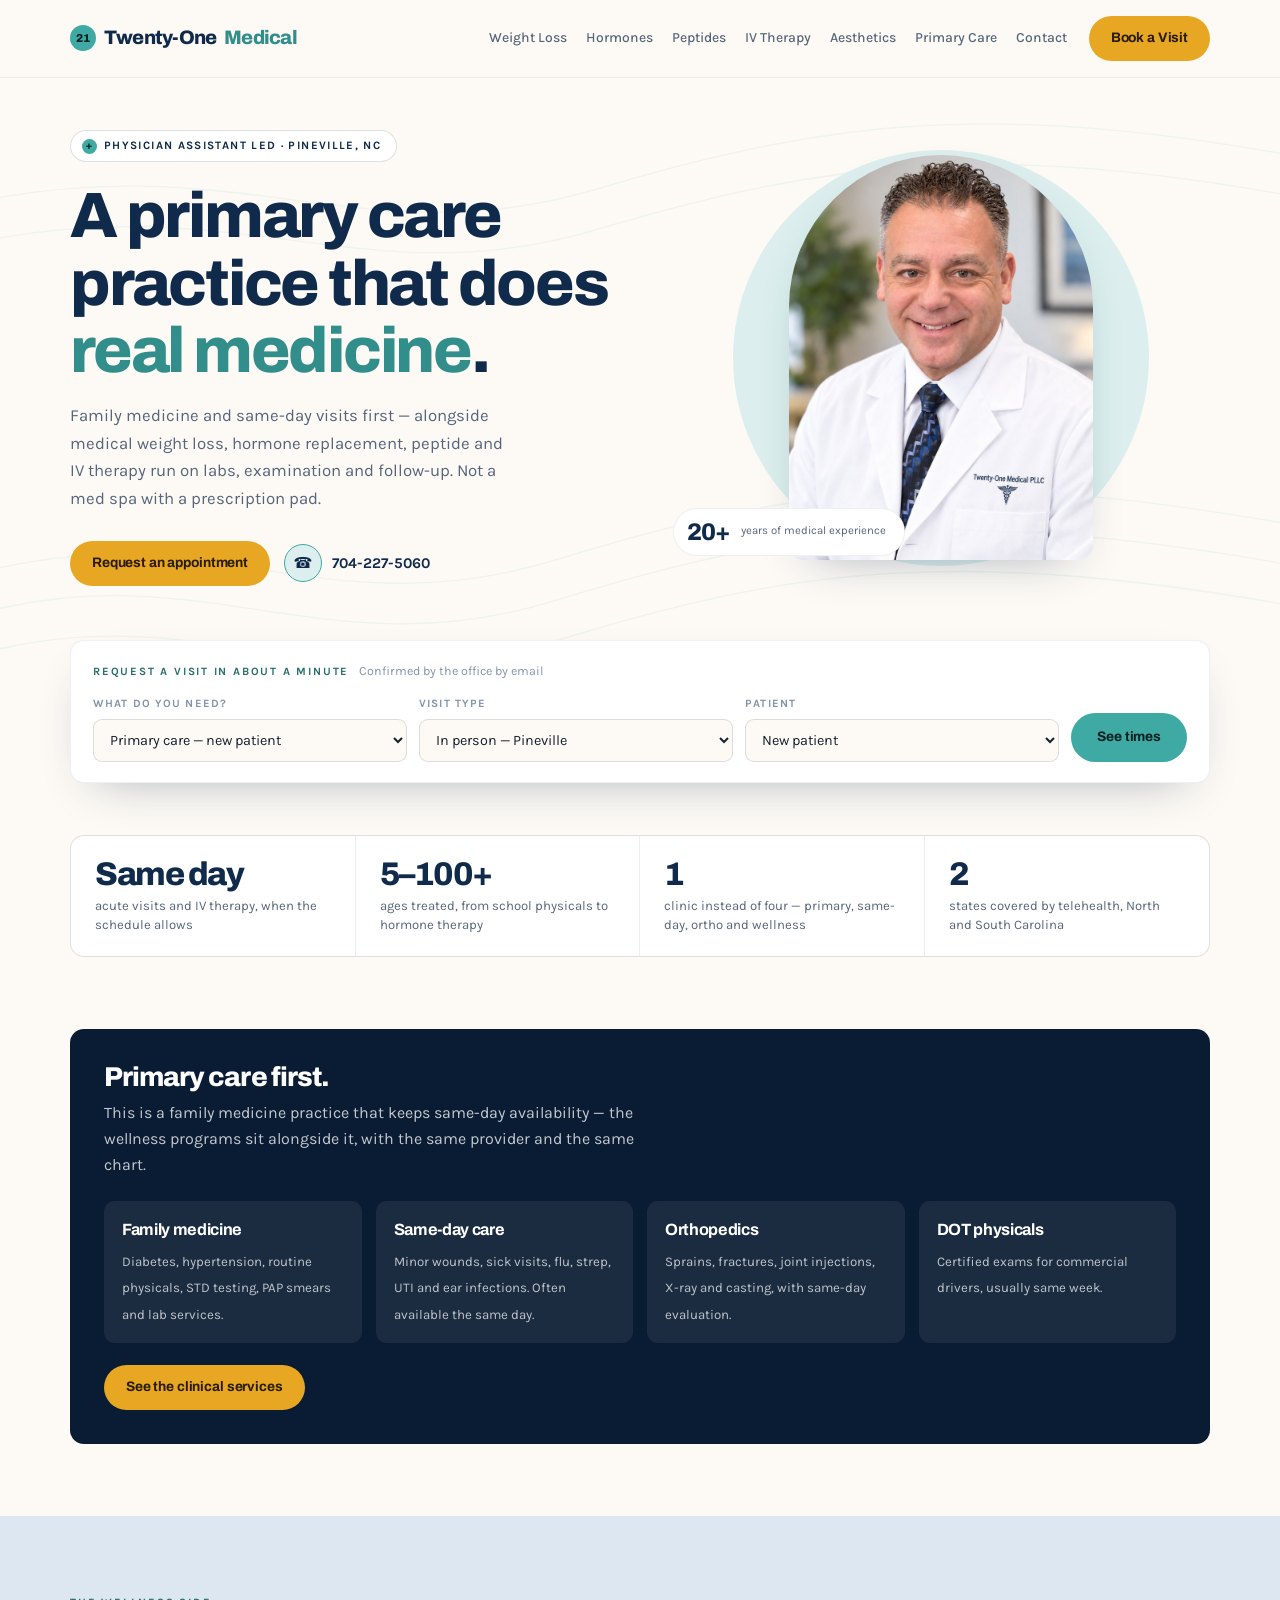
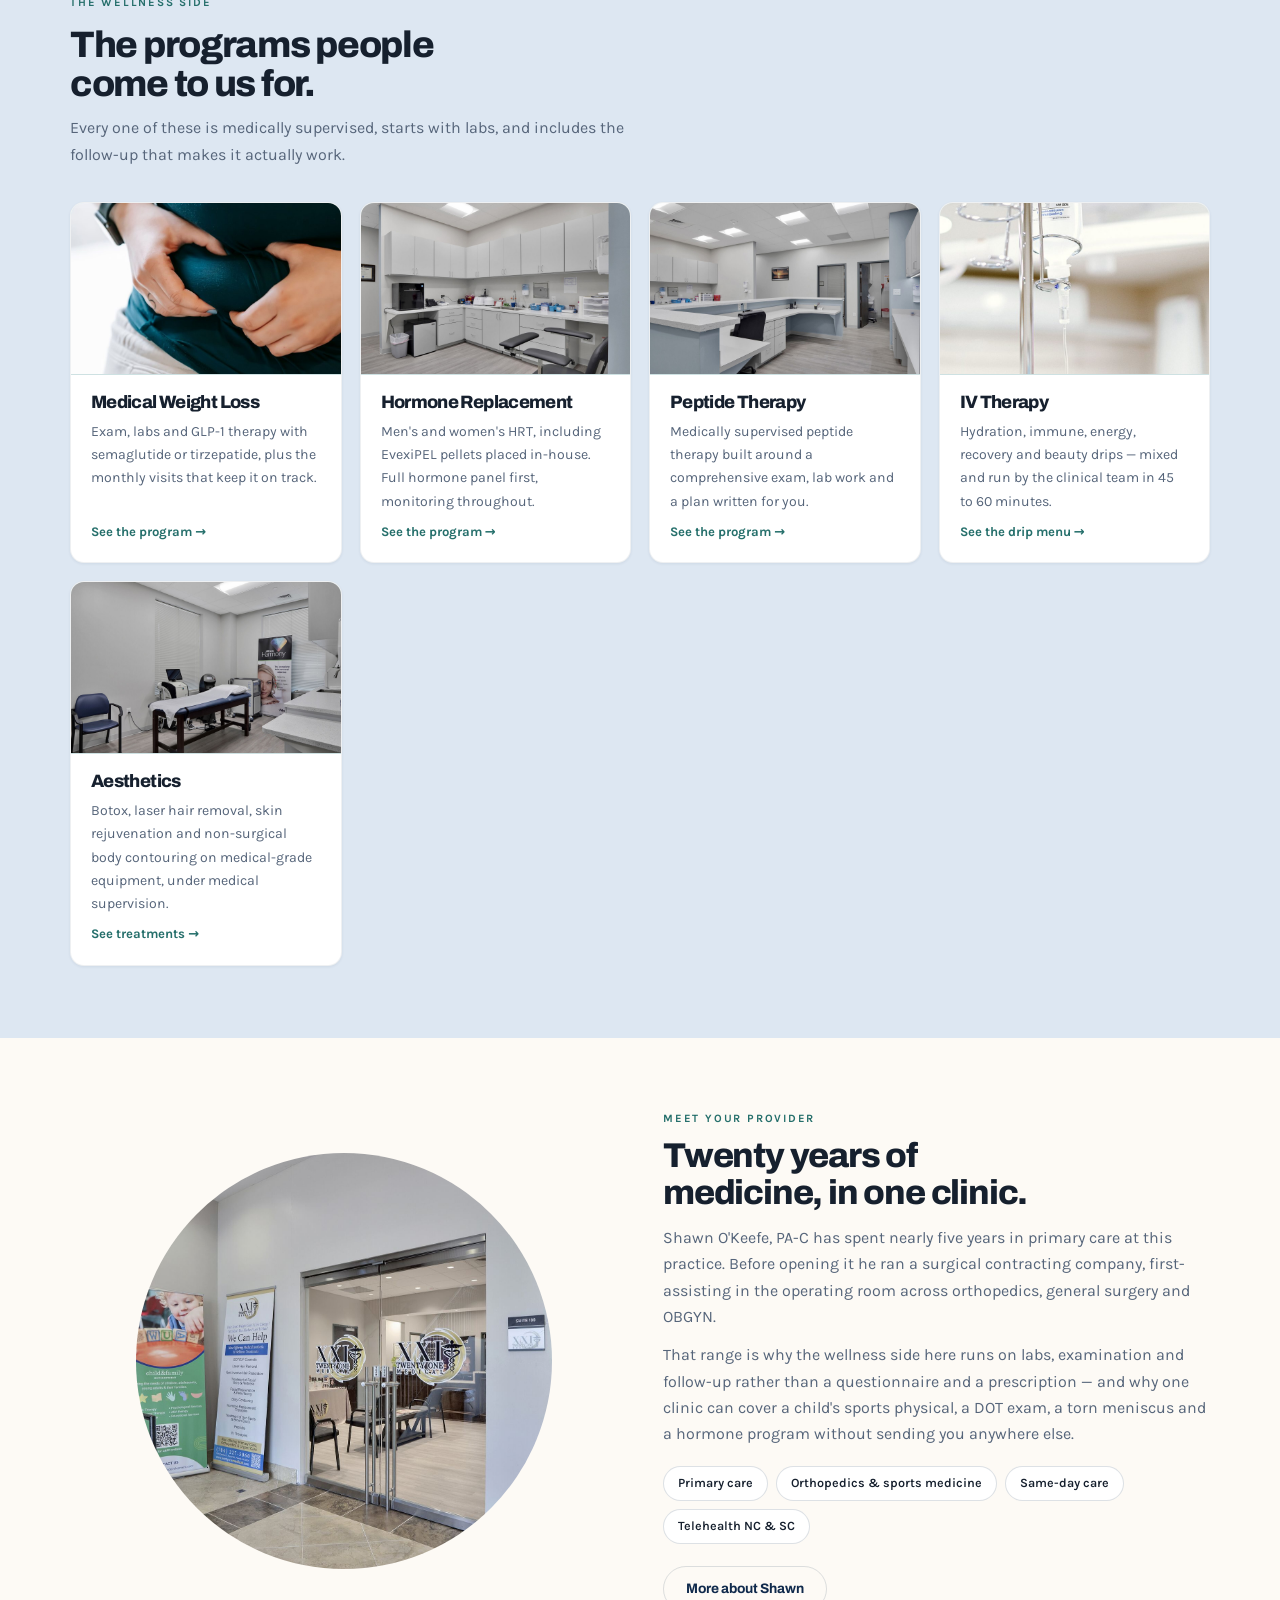
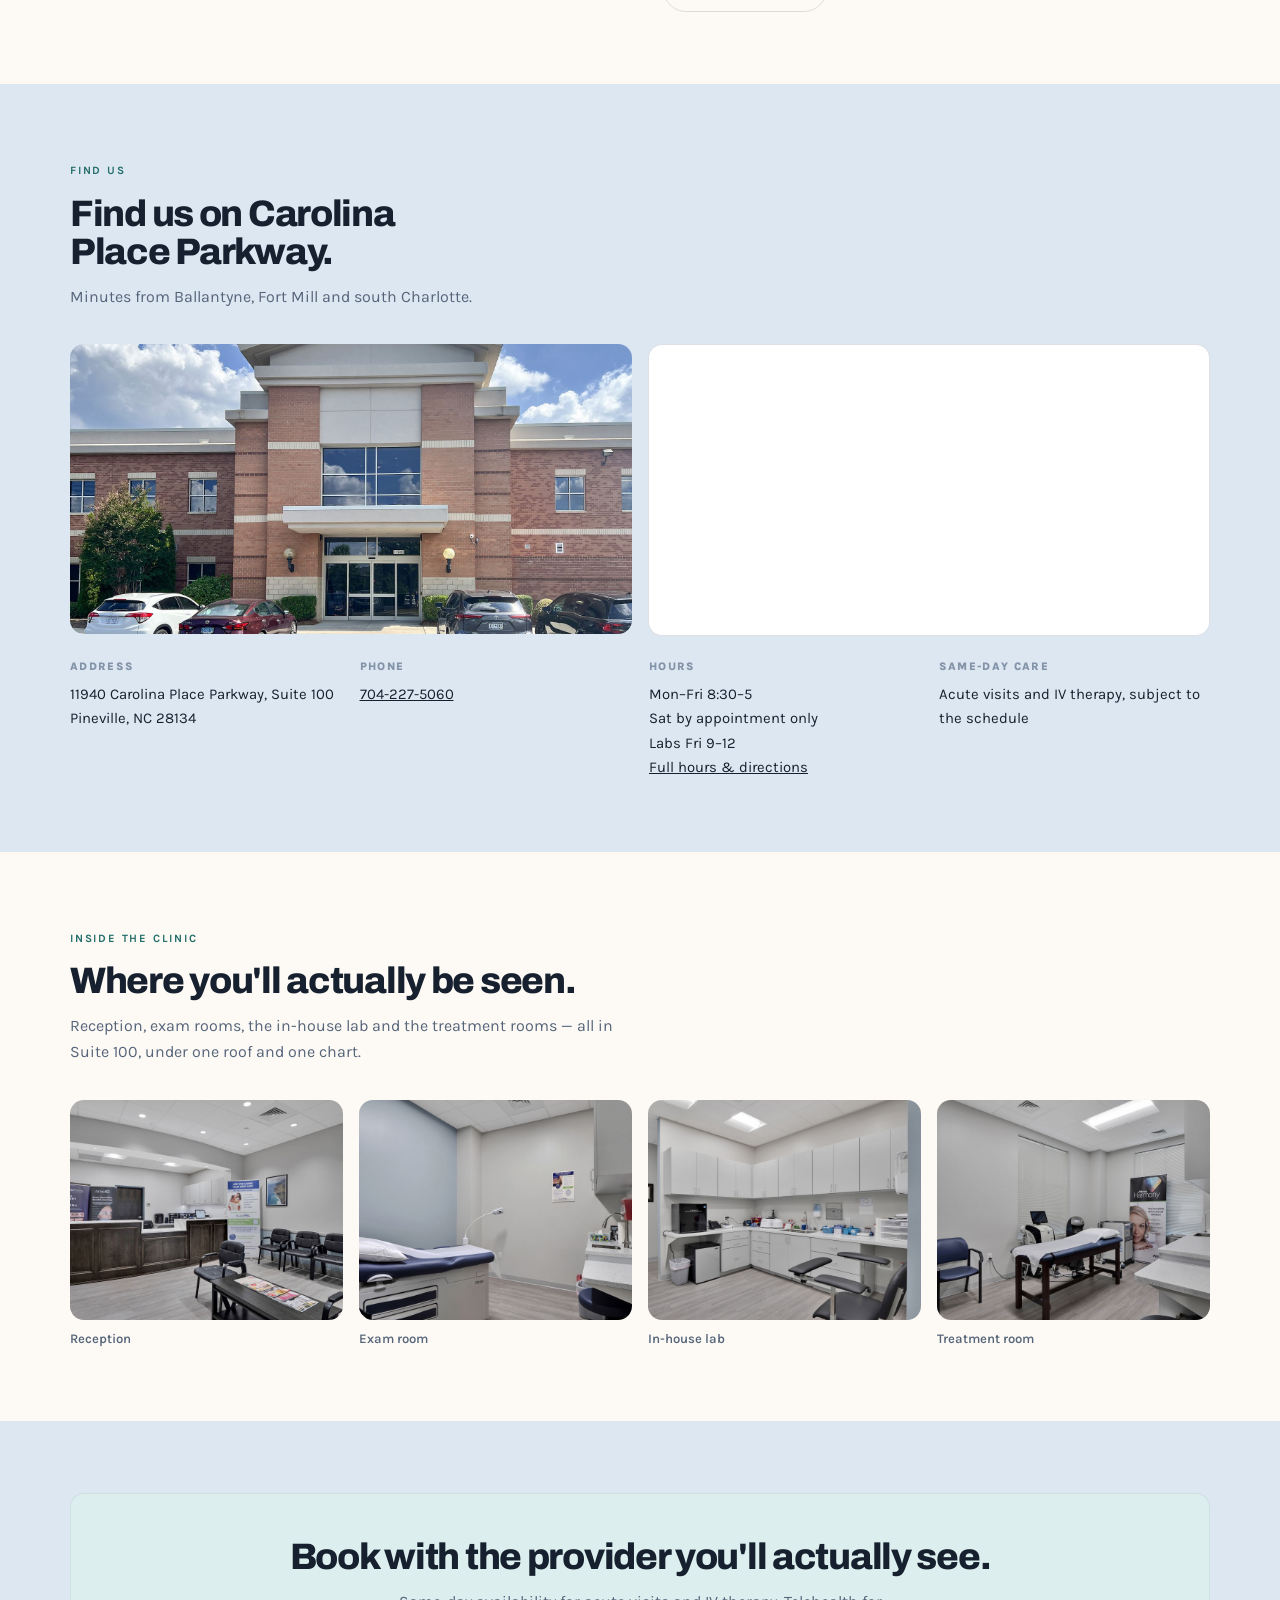
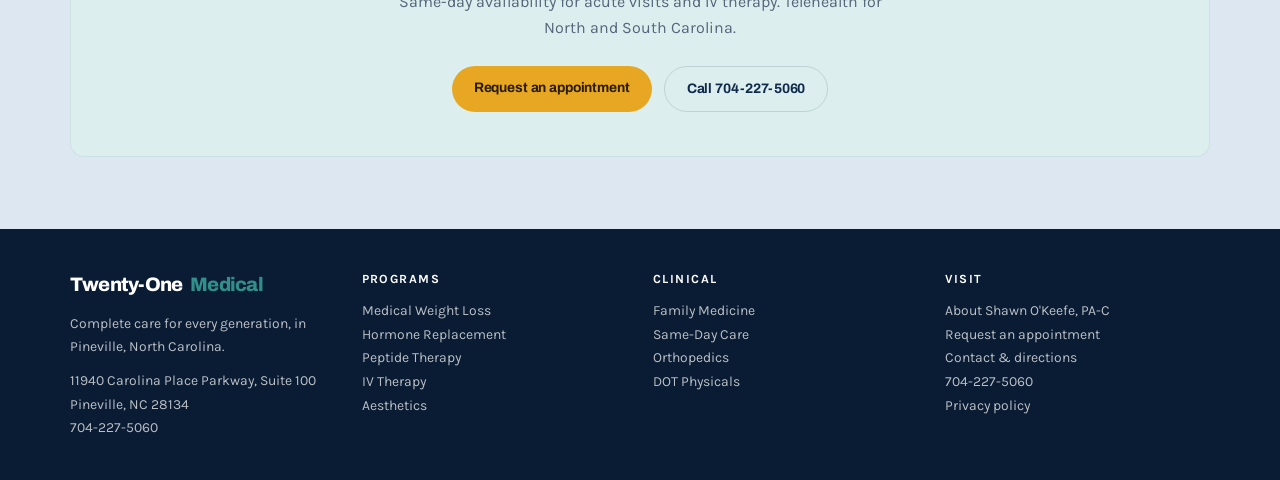
<file: index.html>
<!DOCTYPE html>
<html lang="en">
<head>
<!-- Google Tag Manager -->
<script>(function(w,d,s,l,i){w[l]=w[l]||[];w[l].push({'gtm.start':
new Date().getTime(),event:'gtm.js'});var f=d.getElementsByTagName(s)[0],
j=d.createElement(s),dl=l!='dataLayer'?'&l='+l:'';j.async=true;j.src=
'https://www.googletagmanager.com/gtm.js?id='+i+dl;f.parentNode.insertBefore(j,f);
})(window,document,'script','dataLayer','GTM-T753M357');</script>
<!-- End Google Tag Manager -->
<meta charset="UTF-8">
<meta name="viewport" content="width=device-width, initial-scale=1.0">
<meta name="description" content="Physician Assistant led clinic at 11940 Carolina Place Parkway, Pineville NC. Primary care and same-day visits, plus medical weight loss, hormone replacement, peptide and IV therapy and aesthetics.">
<link rel="canonical" href="https://twentyonemedical.com/">
<title>Twenty-One Medical | Primary Care, Weight Loss &amp; HRT in Pineville, NC</title>

<!-- BugHerd client feedback - staging hosts only.
     Loads on *.netlify.app (staging + deploy previews) and nowhere else,
     so nothing has to be removed at cutover. -->
<script>
(function () {
  var h = window.location.hostname;
  if (h.indexOf(".netlify.app") === -1 && h !== "localhost" && h !== "127.0.0.1") return;
  var s = document.createElement("script");
  s.type = "text/javascript";
  s.async = true;
  s.src = "https://www.bugherd.com/sidebarv2.js?apikey=fqhvagajwsftqvzzpdaqkg";
  document.head.appendChild(s);
})();
</script>
<link rel="preconnect" href="https://fonts.googleapis.com">
<link rel="preconnect" href="https://fonts.gstatic.com" crossorigin>
<link href="https://fonts.googleapis.com/css2?family=Archivo:wght@500;600;700;800;900&family=Karla:wght@400;500;600;700&display=swap" rel="stylesheet">
<link rel="stylesheet" href="/assets/site.css">
<link rel="stylesheet" href="/assets/photos.css">
<script type="application/ld+json">
{
  "@context": "https://schema.org",
  "@type": "MedicalClinic",
  "name": "Twenty-One Medical PLLC",
  "url": "https://twentyonemedical.com",
  "telephone": "+1-704-227-5060",
  "address": {
    "@type": "PostalAddress",
    "streetAddress": "11940 Carolina Place Parkway, Suite 100",
    "addressLocality": "Pineville",
    "addressRegion": "NC",
    "postalCode": "28134",
    "addressCountry": "US"
  },
  "openingHoursSpecification": [
    {
      "@type": "OpeningHoursSpecification",
      "dayOfWeek": ["Monday", "Tuesday", "Wednesday", "Thursday", "Friday"],
      "opens": "08:30",
      "closes": "17:00"
    }
  ],
  "medicalSpecialty": ["PrimaryCare", "Endocrine"],
  "employee": {
    "@type": "Person",
    "name": "Shawn O'Keefe",
    "honorificSuffix": "PA-C",
    "jobTitle": "Physician Assistant",
    "image": "https://twentyonemedical.com/img/shawn-okeefe.jpg"
  },
  "availableService": [
    {"@type": "MedicalTherapy", "name": "Medical weight loss"},
    {"@type": "MedicalTherapy", "name": "Hormone replacement therapy"},
    {"@type": "MedicalTherapy", "name": "Peptide therapy"},
    {"@type": "MedicalTherapy", "name": "IV therapy"},
    {"@type": "MedicalTherapy", "name": "Laser hair removal"},
    {"@type": "MedicalTherapy", "name": "Botox"},
    {"@type": "MedicalTherapy", "name": "Non-surgical body contouring"}
  ]
}
</script>
</head>
<body>
<!-- Google Tag Manager (noscript) -->
<noscript><iframe src="https://www.googletagmanager.com/ns.html?id=GTM-T753M357"
height="0" width="0" style="display:none;visibility:hidden"></iframe></noscript>
<!-- End Google Tag Manager (noscript) -->
<nav>
  <div class="shell nav-in">
    <a class="logo" href="/" style="text-decoration:none"><span class="dot">21</span>Twenty-One <span>Medical</span></a>
    <div class="nav-sp"></div>
    <button class="nav-toggle" id="navToggle" aria-expanded="false" aria-controls="navLinks" aria-label="Menu">&#9776;</button>
    <div class="nav-links" id="navLinks">
      <a href="/medical-weight-loss/">Weight Loss</a>
      <a href="/hormone-replacement-therapy/">Hormones</a>
      <a href="/peptide-therapy/">Peptides</a>
      <a href="/iv-therapy/">IV Therapy</a>
      <a href="/laser-treatments/">Aesthetics</a>
      <a href="/clinical-care/">Primary Care</a>
      <a href="/contact/">Contact</a>
    </div>
    <a class="btn btn-gold" href="/book-online/">Book a Visit</a>
  </div>
</nav>

<header class="hero">
  <svg class="contours" viewBox="0 0 1200 600" preserveAspectRatio="xMidYMid slice" aria-hidden="true">
    <g fill="none" stroke="var(--teal)" stroke-opacity=".16" stroke-width="1.2">
      <path d="M-40 470 C 180 400, 300 520, 520 452 S 900 360, 1240 424"/>
      <path d="M-40 508 C 180 438, 300 558, 520 490 S 900 398, 1240 462"/>
      <path d="M-40 546 C 180 476, 300 596, 520 528 S 900 436, 1240 500"/>
      <path d="M-40 120 C 220 60, 340 170, 560 104 S 940 20, 1240 78"/>
      <path d="M-40 158 C 220 98, 340 208, 560 142 S 940 58, 1240 116"/>
    </g>
  </svg>
  <div class="shell hero-grid">
    <div>
      <span class="tagpill"><i>+</i> Physician Assistant Led &middot; Pineville, NC</span>
      <h1>A primary care practice that does <em>real medicine</em>.</h1>
      <p class="lede">Family medicine and same-day visits first &mdash; alongside medical weight loss, hormone replacement, peptide and IV therapy run on labs, examination and follow-up. Not a med spa with a prescription pad.</p>
      <div class="hero-cta">
        <a class="btn btn-gold" href="/book-online/">Request an appointment</a>
        <a class="callpill" href="tel:7042275060"><i>&#9742;</i>704-227-5060</a>
      </div>
    </div>
    <div class="hero-art">
      <div class="disc"></div>
      <img class="portrait" src="/img/shawn-okeefe.jpg"
           srcset="/img/shawn-okeefe.jpg 760w, /img/shawn-okeefe@2x.jpg 1075w"
           sizes="(max-width:880px) 74vw, 19rem"
           alt="Shawn O'Keefe, PA-C, founder of Twenty-One Medical, in a white coat"
           width="760" height="1014">
      <div class="badge">
        <span class="yrs">20+</span>
        <p>years of medical experience</p>
      </div>
    </div>
  </div>
</header>

<div class="shell bookbar-wrap">
  <div class="bookbar">
    <div class="bb-head">
      <span class="eyebrow">Request a visit in about a minute</span>
      <small>Confirmed by the office by email</small>
    </div>
    <div class="bb-row">
      <div class="fld">
        <label for="svc">What do you need?</label>
        <select id="svc">
          <option>Primary care &mdash; new patient</option>
          <option>Same-day / acute visit</option>
          <option>Medical weight loss</option>
          <option>Hormone replacement</option>
          <option>Peptide therapy</option>
          <option>IV therapy</option>
          <option>Aesthetic consultation</option>
          <option>DOT physical</option>
        </select>
      </div>
      <div class="fld">
        <label for="vt">Visit type</label>
        <select id="vt"><option>In person &mdash; Pineville</option><option>Telehealth (NC &amp; SC)</option></select>
      </div>
      <div class="fld">
        <label for="pt">Patient</label>
        <select id="pt"><option>New patient</option><option>Returning patient</option></select>
      </div>
      <a class="btn btn-teal" href="/book-online/" style="padding:13px 26px">See times</a>
    </div>
  </div>

  <div class="stats">
    <div class="stat"><div class="n">Same day</div><div class="l">acute visits and IV therapy, when the schedule allows</div></div>
    <div class="stat"><div class="n">5&ndash;100+</div><div class="l">ages treated, from school physicals to hormone therapy</div></div>
    <div class="stat"><div class="n">1</div><div class="l">clinic instead of four &mdash; primary, same-day, ortho and wellness</div></div>
    <div class="stat"><div class="n">2</div><div class="l">states covered by telehealth, North and South Carolina</div></div>
  </div>
</div>

<section class="band">
  <div class="shell">
    <div class="clin">
      <h2>Primary care first.</h2>
      <p>This is a family medicine practice that keeps same-day availability &mdash; the wellness programs sit alongside it, with the same provider and the same chart.</p>
      <div class="clin-list">
        <div class="clin-item"><b>Family medicine</b><span>Diabetes, hypertension, routine physicals, STD testing, PAP smears and lab services.</span></div>
        <div class="clin-item"><b>Same-day care</b><span>Minor wounds, sick visits, flu, strep, UTI and ear infections. Often available the same day.</span></div>
        <div class="clin-item"><b>Orthopedics</b><span>Sprains, fractures, joint injections, X-ray and casting, with same-day evaluation.</span></div>
        <div class="clin-item"><b>DOT physicals</b><span>Certified exams for commercial drivers, usually same week.</span></div>
      </div>
      <div style="margin-top:22px"><a class="btn btn-gold" href="/clinical-care/">See the clinical services</a></div>
    </div>
  </div>
</section>

<section class="band tint">
  <div class="shell">
    <div class="sec-head">
      <span class="eyebrow">The wellness side</span>
      <h2>The programs people come to us for.</h2>
      <p>Every one of these is medically supervised, starts with labs, and includes the follow-up that makes it actually work.</p>
    </div>
    <div class="svc-grid">
      <div class="svc">
        <img class="shot fp-weightloss" src="/img/weight-loss.jpg" alt="A person in workout clothes with a towel over one shoulder, after exercising" width="800" height="1200">
        <div class="sv-body"><h3>Medical Weight Loss</h3>
          <p>Exam, labs and GLP-1 therapy with semaglutide or tirzepatide, plus the monthly visits that keep it on track.</p>
          <a class="go" href="/medical-weight-loss/">See the program &rarr;</a></div>
      </div>
      <div class="svc">
        <img class="shot" src="/img/lab.jpg" alt="In-house lab area at Twenty-One Medical" width="1600" height="1200">
        <div class="sv-body"><h3>Hormone Replacement</h3>
          <p>Men's and women's HRT, including EvexiPEL pellets placed in-house. Full hormone panel first, monitoring throughout.</p>
          <a class="go" href="/hormone-replacement-therapy/">See the program &rarr;</a></div>
      </div>
      <div class="svc">
        <img class="shot" src="/img/nurse-station.jpg" alt="Clinical station at Twenty-One Medical" width="1600" height="1200">
        <div class="sv-body"><h3>Peptide Therapy</h3>
          <p>Medically supervised peptide therapy built around a comprehensive exam, lab work and a plan written for you.</p>
          <a class="go" href="/peptide-therapy/">See the program &rarr;</a></div>
      </div>
      <div class="svc">
        <img class="shot fp-iv" src="/img/iv-therapy.jpg" alt="An intravenous drip bag and line hanging from a stand in a treatment room" width="800" height="1200">
        <div class="sv-body"><h3>IV Therapy</h3>
          <p>Hydration, immune, energy, recovery and beauty drips &mdash; mixed and run by the clinical team in 45 to 60 minutes.</p>
          <a class="go" href="/iv-therapy/">See the drip menu &rarr;</a></div>
      </div>
      <div class="svc">
        <img class="shot" src="/img/laser-room.jpg" alt="Aesthetic treatment room at Twenty-One Medical" width="1600" height="1200">
        <div class="sv-body"><h3>Aesthetics</h3>
          <p>Botox, laser hair removal, skin rejuvenation and non-surgical body contouring on medical-grade equipment, under medical supervision.</p>
          <a class="go" href="/laser-treatments/">See treatments &rarr;</a></div>
      </div>
    </div>
  </div>
</section>

<section class="band">
  <div class="shell split flip">
    <img class="shot round" src="/img/entrance.jpg" alt="Entrance to Twenty-One Medical, Suite 100" width="1600" height="1200">
    <div class="txt">
      <span class="eyebrow">Meet your provider</span>
      <h2>Twenty years of medicine, in one clinic.</h2>
      <p>Shawn O'Keefe, PA-C has spent nearly five years in primary care at this practice. Before opening it he ran a surgical contracting company, first-assisting in the operating room across orthopedics, general surgery and OBGYN.</p>
      <p>That range is why the wellness side here runs on labs, examination and follow-up rather than a questionnaire and a prescription &mdash; and why one clinic can cover a child's sports physical, a DOT exam, a torn meniscus and a hormone program without sending you anywhere else.</p>
      <div class="credbar"><span>Primary care</span><span>Orthopedics &amp; sports medicine</span><span>Same-day care</span><span>Telehealth NC &amp; SC</span></div>
      <div style="margin-top:22px"><a class="btn btn-outline" href="/about/">More about Shawn</a></div>
    </div>
  </div>
</section>

<section class="band tint">
  <div class="shell">
    <div class="sec-head">
      <span class="eyebrow">Find us</span>
      <h2>Find us on Carolina Place Parkway.</h2>
      <p>Minutes from Ballantyne, Fort Mill and south Charlotte.</p>
    </div>
    <div class="visit-media">
      <img class="shot" src="/img/exterior.jpg" alt="The Twenty-One Medical building on Carolina Place Parkway, Pineville NC" width="1600" height="1200">
      <div class="mapframe"><iframe src="https://www.google.com/maps?q=11940+Carolina+Place+Parkway+Suite+100+Pineville+NC+28134&amp;output=embed" title="Map to Twenty-One Medical, Pineville NC" referrerpolicy="no-referrer-when-downgrade" style="height:290px"></iframe></div>
    </div>
    <div class="visit-facts">
      <div class="vf"><b>Address</b><p>11940 Carolina Place Parkway, Suite 100<br>Pineville, NC 28134</p></div>
      <div class="vf"><b>Phone</b><p><a href="tel:7042275060">704-227-5060</a></p></div>
      <div class="vf"><b>Hours</b><p>Mon&ndash;Fri 8:30&ndash;5<br>Sat by appointment only<br>Labs Fri 9&ndash;12<br><a href="/contact/">Full hours &amp; directions</a></p></div>
      <div class="vf"><b>Same-day care</b><p>Acute visits and IV therapy, subject to the schedule</p></div>
    </div>
  </div>
</section>

<section class="band">
  <div class="shell">
    <div class="sec-head">
      <span class="eyebrow">Inside the clinic</span>
      <h2>Where you'll actually be seen.</h2>
      <p>Reception, exam rooms, the in-house lab and the treatment rooms &mdash; all in Suite 100, under one roof and one chart.</p>
    </div>
    <div class="gallery">
      <figure>
        <img class="shot" src="/img/reception.jpg" alt="The reception area at Twenty-One Medical" width="1600" height="1200">
        <figcaption>Reception</figcaption>
      </figure>
      <figure>
        <img class="shot" src="/img/exam-room.jpg" alt="An exam room at Twenty-One Medical" width="1600" height="1200">
        <figcaption>Exam room</figcaption>
      </figure>
      <figure>
        <img class="shot" src="/img/lab.jpg" alt="The in-house lab at Twenty-One Medical" width="1600" height="1200">
        <figcaption>In-house lab</figcaption>
      </figure>
      <figure>
        <img class="shot" src="/img/laser-room.jpg" alt="The aesthetic treatment room at Twenty-One Medical" width="1600" height="1200">
        <figcaption>Treatment room</figcaption>
      </figure>
    </div>
  </div>
</section>

<section class="band tint">
  <div class="shell">
    <div class="final">
      <h2>Book with the provider you'll actually see.</h2>
      <p>Same-day availability for acute visits and IV therapy. Telehealth for North and South Carolina.</p>
      <div class="row">
        <a class="btn btn-gold" href="/book-online/">Request an appointment</a>
        <a class="btn btn-outline" href="tel:7042275060">Call 704-227-5060</a>
      </div>
    </div>
  </div>
</section>

<footer class="site">
  <div class="shell f-grid">
    <div><div class="logo" style="margin-bottom:10px">Twenty-One <span>Medical</span></div>
      <p>Complete care for every generation, in Pineville, North Carolina.</p>
      <p style="margin-top:10px">11940 Carolina Place Parkway, Suite 100<br>Pineville, NC 28134<br><a href="tel:7042275060">704-227-5060</a></p></div>
    <div><b>Programs</b><ul>
      <li><a href="/medical-weight-loss/">Medical Weight Loss</a></li>
      <li><a href="/hormone-replacement-therapy/">Hormone Replacement</a></li>
      <li><a href="/peptide-therapy/">Peptide Therapy</a></li>
      <li><a href="/iv-therapy/">IV Therapy</a></li>
      <li><a href="/laser-treatments/">Aesthetics</a></li>
    </ul></div>
    <div><b>Clinical</b><ul>
      <li><a href="/clinical-care/">Family Medicine</a></li>
      <li><a href="/clinical-care/#sameday">Same-Day Care</a></li>
      <li><a href="/clinical-care/#ortho">Orthopedics</a></li>
      <li><a href="/clinical-care/#dot">DOT Physicals</a></li>
    </ul></div>
    <div><b>Visit</b><ul>
      <li><a href="/about/">About Shawn O'Keefe, PA-C</a></li>
      <li><a href="/book-online/">Request an appointment</a></li>
      <li><a href="/contact/">Contact &amp; directions</a></li>
      <li><a href="tel:7042275060">704-227-5060</a></li>
      <li><a href="/privacy-policy/">Privacy policy</a></li>
    </ul></div>
  </div>
</footer>
<script>
(function(){
  var b=document.getElementById('navToggle'), l=document.getElementById('navLinks');
  if(!b||!l) return;
  b.addEventListener('click',function(){
    var open=l.classList.toggle('open');
    b.setAttribute('aria-expanded', open?'true':'false');
  });
})();
</script>
</body>
</html>
</file>
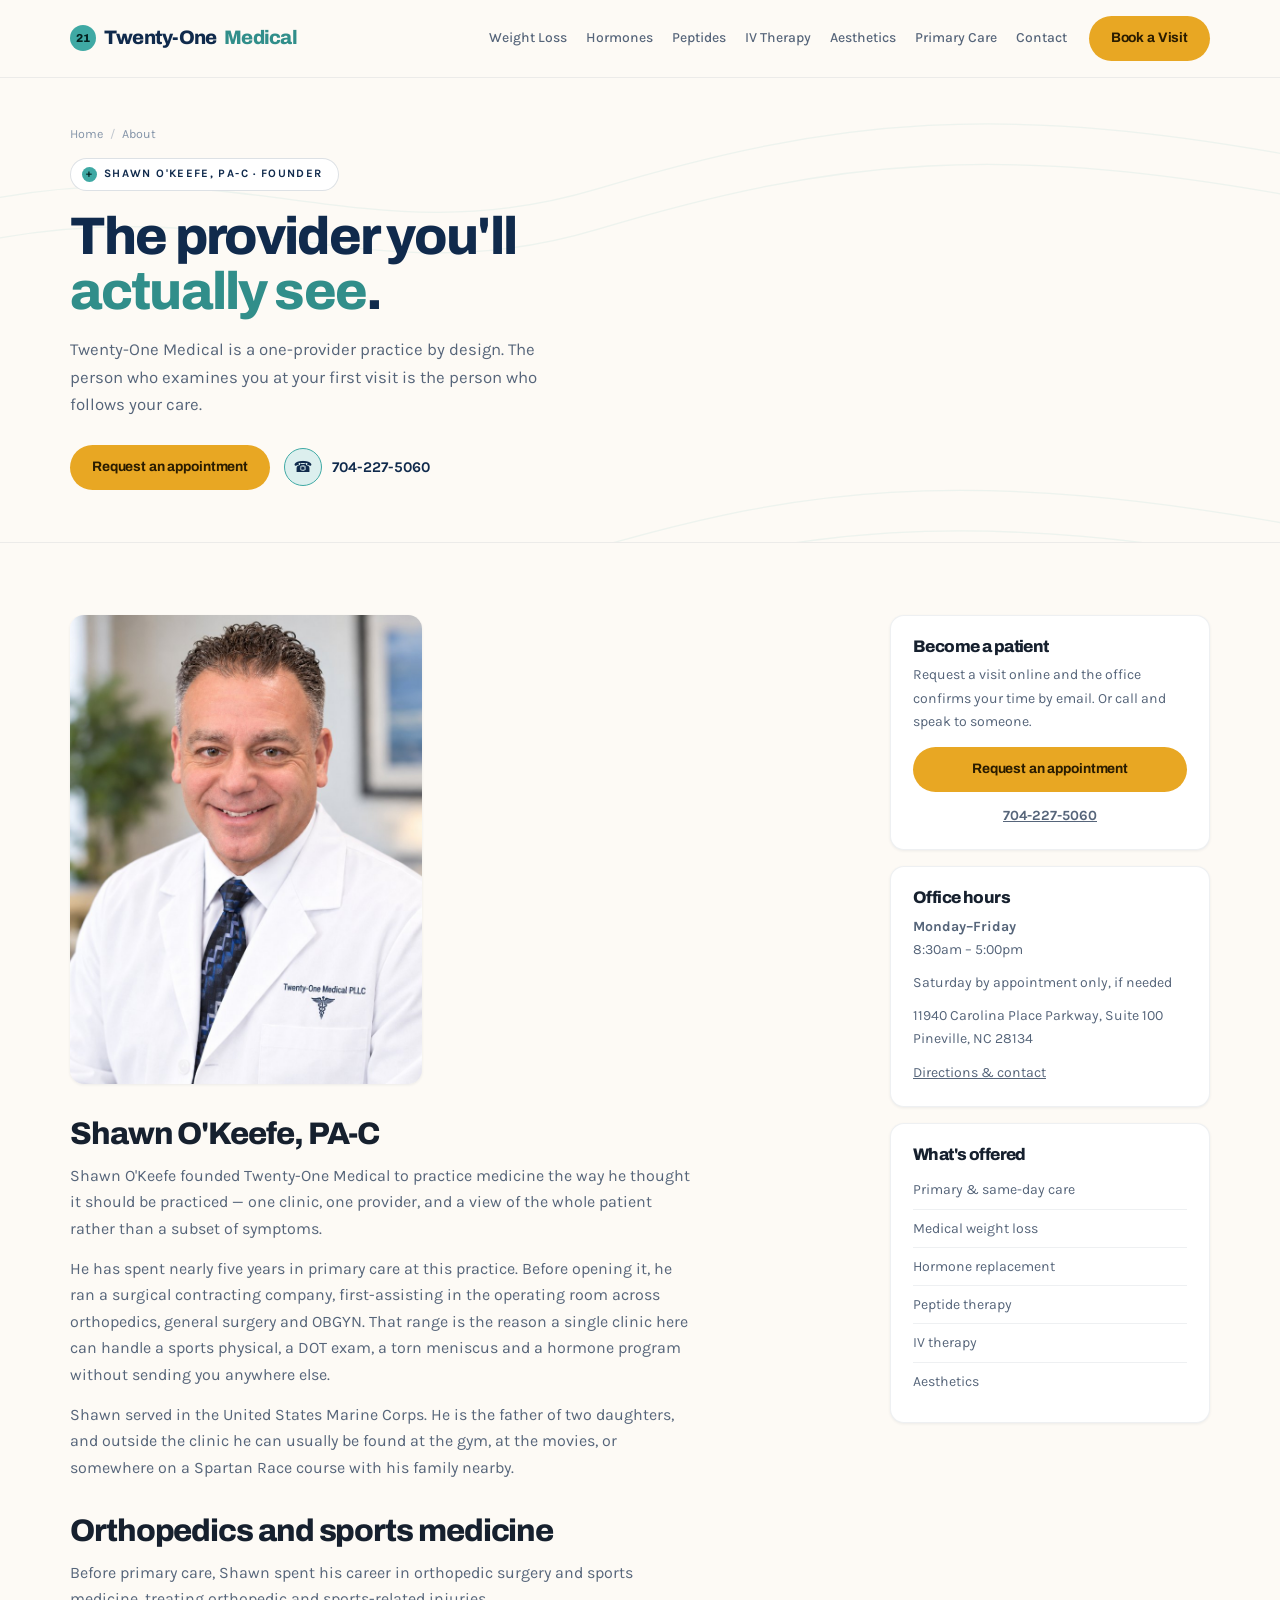
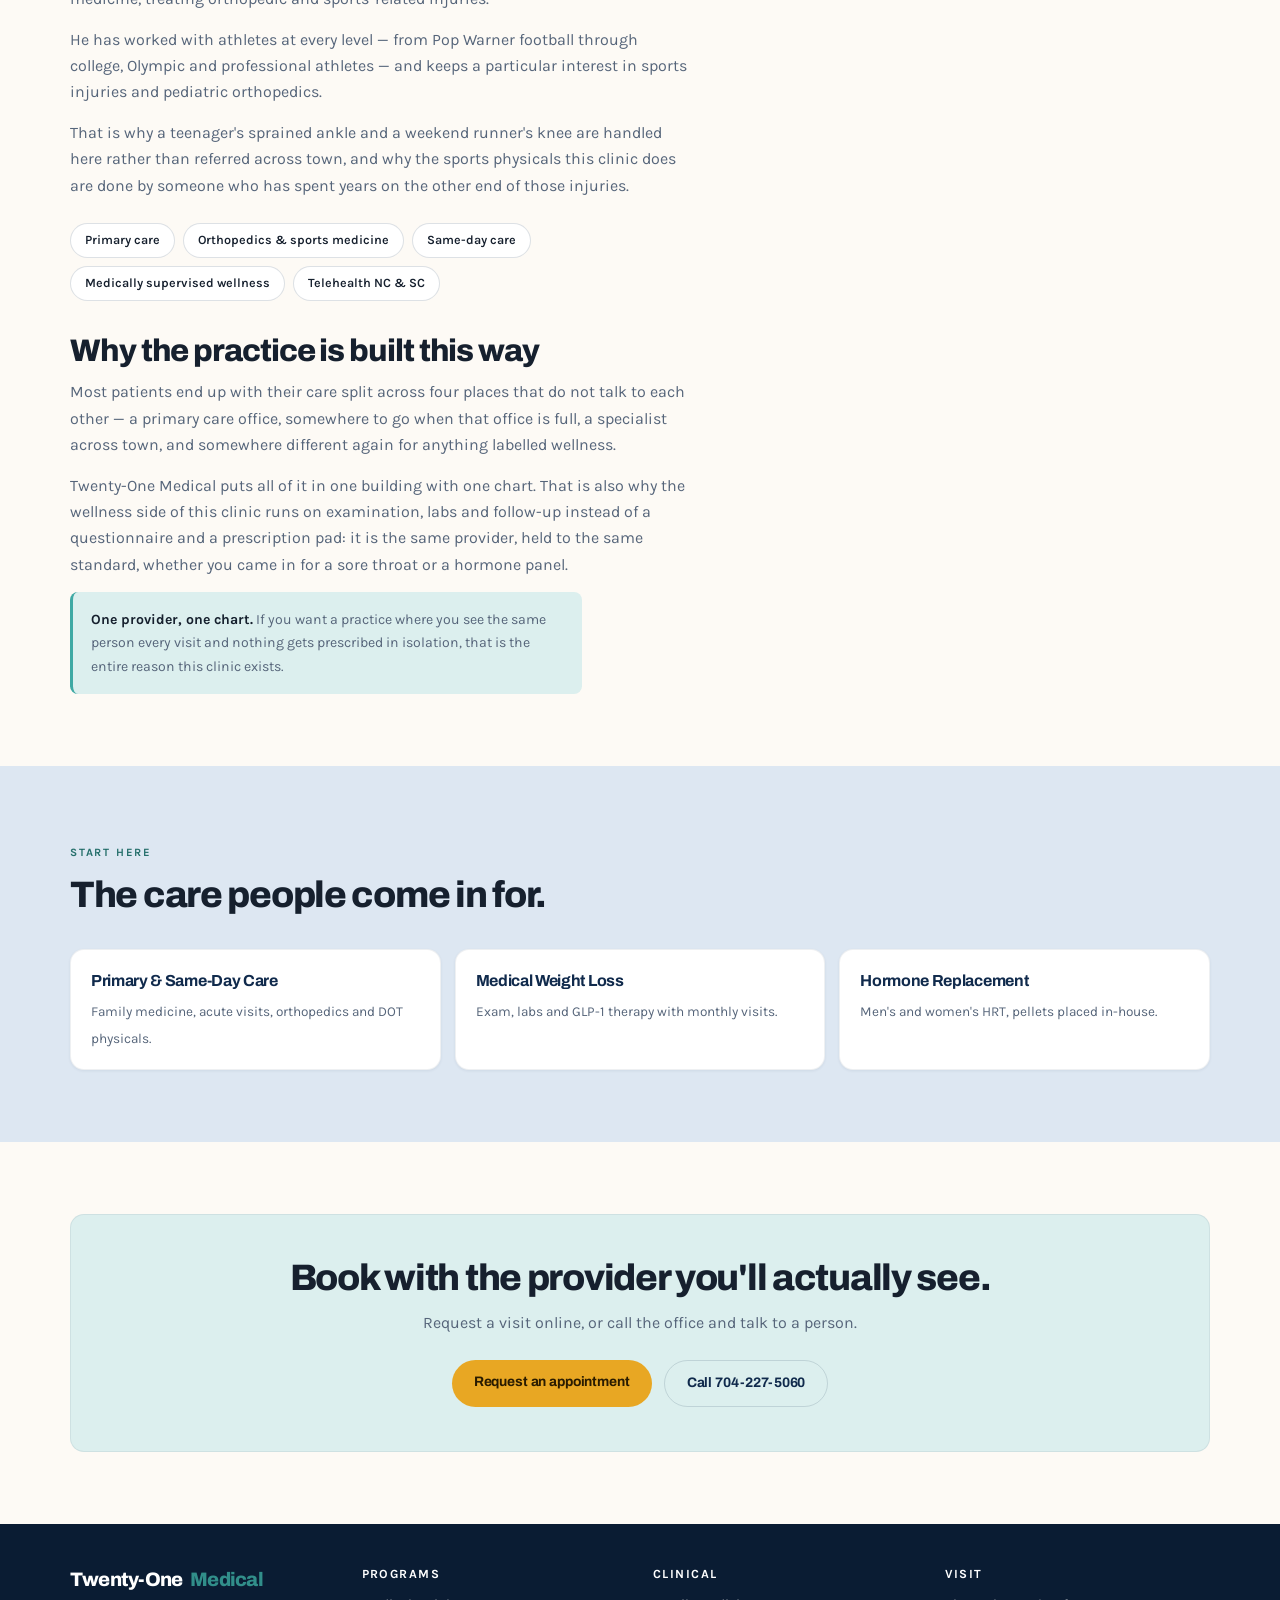
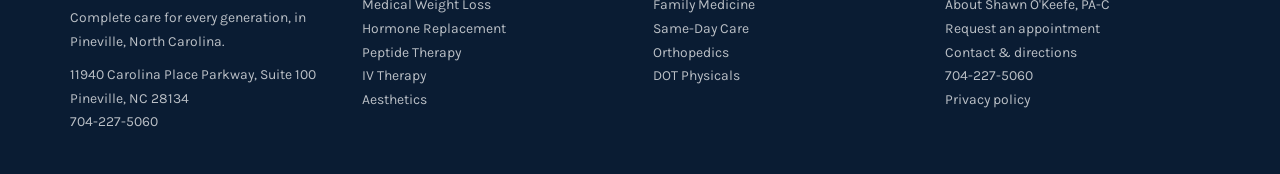
<file: about/index.html>
<!DOCTYPE html>
<html lang="en">
<head>
<!-- Google Tag Manager -->
<script>(function(w,d,s,l,i){w[l]=w[l]||[];w[l].push({'gtm.start':
new Date().getTime(),event:'gtm.js'});var f=d.getElementsByTagName(s)[0],
j=d.createElement(s),dl=l!='dataLayer'?'&l='+l:'';j.async=true;j.src=
'https://www.googletagmanager.com/gtm.js?id='+i+dl;f.parentNode.insertBefore(j,f);
})(window,document,'script','dataLayer','GTM-T753M357');</script>
<!-- End Google Tag Manager -->
<meta charset="UTF-8">
<meta name="viewport" content="width=device-width, initial-scale=1.0">
<meta name="description" content="Meet Shawn O'Keefe, PA-C, founder of Twenty-One Medical in Pineville, NC — primary care, orthopedics and sports medicine, and medically supervised wellness in one clinic.">
<title>About Shawn O'Keefe, PA-C | Twenty-One Medical, Pineville NC</title>
<link rel="canonical" href="https://twentyonemedical.com/about/">
<!-- BugHerd client feedback - staging hosts only. -->
<script>
(function () {
  var h = window.location.hostname;
  if (h.indexOf(".netlify.app") === -1 && h !== "localhost" && h !== "127.0.0.1") return;
  var s = document.createElement("script");
  s.type = "text/javascript";
  s.async = true;
  s.src = "https://www.bugherd.com/sidebarv2.js?apikey=fqhvagajwsftqvzzpdaqkg";
  document.head.appendChild(s);
})();
</script>
<link rel="preconnect" href="https://fonts.googleapis.com">
<link rel="preconnect" href="https://fonts.gstatic.com" crossorigin>
<link href="https://fonts.googleapis.com/css2?family=Archivo:wght@500;600;700;800;900&family=Karla:wght@400;500;600;700&display=swap" rel="stylesheet">
<link rel="stylesheet" href="/assets/site.css">
<link rel="stylesheet" href="/assets/photos.css">
<script type="application/ld+json">
{
  "@context": "https://schema.org",
  "@type": "MedicalClinic",
  "name": "Twenty-One Medical PLLC",
  "url": "https://twentyonemedical.com",
  "telephone": "+1-704-227-5060",
  "address": {
    "@type": "PostalAddress",
    "streetAddress": "11940 Carolina Place Parkway, Suite 100",
    "addressLocality": "Pineville",
    "addressRegion": "NC",
    "postalCode": "28134",
    "addressCountry": "US"
  },
  "openingHoursSpecification": [
    {
      "@type": "OpeningHoursSpecification",
      "dayOfWeek": ["Monday", "Tuesday", "Wednesday", "Thursday", "Friday"],
      "opens": "08:30",
      "closes": "17:00"
    }
  ],
  "medicalSpecialty": ["PrimaryCare", "Endocrine"],
  "employee": {
    "@type": "Person",
    "name": "Shawn O'Keefe",
    "honorificSuffix": "PA-C",
    "jobTitle": "Physician Assistant",
    "image": "https://twentyonemedical.com/img/shawn-okeefe.jpg",
    "worksFor": {"@type": "MedicalClinic", "name": "Twenty-One Medical PLLC"}
  }
}
</script>

</head>
<body>
<!-- Google Tag Manager (noscript) -->
<noscript><iframe src="https://www.googletagmanager.com/ns.html?id=GTM-T753M357"
height="0" width="0" style="display:none;visibility:hidden"></iframe></noscript>
<!-- End Google Tag Manager (noscript) -->
<nav>
  <div class="shell nav-in">
    <a class="logo" href="/" style="text-decoration:none"><span class="dot">21</span>Twenty-One <span>Medical</span></a>
    <div class="nav-sp"></div>
    <button class="nav-toggle" id="navToggle" aria-expanded="false" aria-controls="navLinks" aria-label="Menu">&#9776;</button>
    <div class="nav-links" id="navLinks">
      <a href="/medical-weight-loss/">Weight Loss</a>
      <a href="/hormone-replacement-therapy/">Hormones</a>
      <a href="/peptide-therapy/">Peptides</a>
      <a href="/iv-therapy/">IV Therapy</a>
      <a href="/laser-treatments/">Aesthetics</a>
      <a href="/clinical-care/">Primary Care</a>
      <a href="/contact/">Contact</a>
    </div>
    <a class="btn btn-gold" href="/book-online/">Book a Visit</a>
  </div>
</nav>

<header class="phero">
  <svg class="contours" viewBox="0 0 1200 600" preserveAspectRatio="xMidYMid slice" aria-hidden="true">
    <g fill="none" stroke="var(--teal)" stroke-opacity=".16" stroke-width="1.2">
      <path d="M-40 470 C 180 400, 300 520, 520 452 S 900 360, 1240 424"/>
      <path d="M-40 508 C 180 438, 300 558, 520 490 S 900 398, 1240 462"/>
      <path d="M-40 546 C 180 476, 300 596, 520 528 S 900 436, 1240 500"/>
      <path d="M-40 120 C 220 60, 340 170, 560 104 S 940 20, 1240 78"/>
      <path d="M-40 158 C 220 98, 340 208, 560 142 S 940 58, 1240 116"/>
    </g>
  </svg>
  <div class="shell">
    <div class="crumb"><a href="/">Home</a> <span>/</span> About</div>
    <span class="tagpill" style="margin-top:14px"><i>+</i> Shawn O'Keefe, PA-C &middot; Founder</span>
    <h1>The provider you'll <em>actually see</em>.</h1>
    <p class="lede">Twenty-One Medical is a one-provider practice by design. The person who examines you at your first visit is the person who follows your care.</p>
    <div class="hero-cta">
      <a class="btn btn-gold" href="/book-online/">Request an appointment</a>
      <a class="callpill" href="tel:7042275060"><i>&#9742;</i>704-227-5060</a>
    </div>
  </div>
</header>

<section class="band">
  <div class="shell page-grid">
    <div class="prose">
      <img class="portrait" src="/img/shawn-okeefe.jpg"
           srcset="/img/shawn-okeefe.jpg 760w, /img/shawn-okeefe@2x.jpg 1075w"
           sizes="22rem"
           alt="Shawn O'Keefe, PA-C, founder of Twenty-One Medical, in a white coat"
           width="760" height="1014">

      <h2>Shawn O'Keefe, PA-C</h2>
      <p>Shawn O'Keefe founded Twenty-One Medical to practice medicine the way he thought it should be practiced &mdash; one clinic, one provider, and a view of the whole patient rather than a subset of symptoms.</p>
      <p>He has spent nearly five years in primary care at this practice. Before opening it, he ran a surgical contracting company, first-assisting in the operating room across orthopedics, general surgery and OBGYN. That range is the reason a single clinic here can handle a sports physical, a DOT exam, a torn meniscus and a hormone program without sending you anywhere else.</p>
      <p>Shawn served in the United States Marine Corps. He is the father of two daughters, and outside the clinic he can usually be found at the gym, at the movies, or somewhere on a Spartan Race course with his family nearby.</p>

      <h2>Orthopedics and sports medicine</h2>
      <p>Before primary care, Shawn spent his career in orthopedic surgery and sports medicine, treating orthopedic and sports-related injuries.</p>
      <p>He has worked with athletes at every level &mdash; from Pop Warner football through college, Olympic and professional athletes &mdash; and keeps a particular interest in sports injuries and pediatric orthopedics.</p>
      <p>That is why a teenager's sprained ankle and a weekend runner's knee are handled here rather than referred across town, and why the sports physicals this clinic does are done by someone who has spent years on the other end of those injuries.</p>

      <div class="credbar" style="margin:24px 0"><span>Primary care</span><span>Orthopedics &amp; sports medicine</span><span>Same-day care</span><span>Medically supervised wellness</span><span>Telehealth NC &amp; SC</span></div>

      <h2>Why the practice is built this way</h2>
      <p>Most patients end up with their care split across four places that do not talk to each other &mdash; a primary care office, somewhere to go when that office is full, a specialist across town, and somewhere different again for anything labelled wellness.</p>
      <p>Twenty-One Medical puts all of it in one building with one chart. That is also why the wellness side of this clinic runs on examination, labs and follow-up instead of a questionnaire and a prescription pad: it is the same provider, held to the same standard, whether you came in for a sore throat or a hormone panel.</p>

      <div class="mednote"><b>One provider, one chart.</b> If you want a practice where you see the same person every visit and nothing gets prescribed in isolation, that is the entire reason this clinic exists.</div>
    </div>
    <aside class="side">
      <div class="sidecard">
        <h3>Become a patient</h3>
        <p>Request a visit online and the office confirms your time by email. Or call and speak to someone.</p>
        <a class="btn btn-gold" href="/book-online/">Request an appointment</a>
        <p style="margin:12px 0 0;text-align:center"><a href="tel:7042275060" style="font-weight:700">704-227-5060</a></p>
      </div>
      <div class="sidecard">
        <h3>Office hours</h3>
        <p style="margin:0"><strong>Monday&ndash;Friday</strong><br>8:30am &ndash; 5:00pm</p>
        <p style="margin:10px 0 0">Saturday by appointment only, if needed</p>
        <p style="margin:10px 0 0">11940 Carolina Place Parkway, Suite 100<br>Pineville, NC 28134</p>
        <p style="margin:10px 0 0"><a href="/contact/">Directions &amp; contact</a></p>
      </div>
      <div class="sidecard">
        <h3>What's offered</h3>
        <ul>
          <li><a href="/clinical-care/">Primary &amp; same-day care</a></li>
          <li><a href="/medical-weight-loss/">Medical weight loss</a></li>
          <li><a href="/hormone-replacement-therapy/">Hormone replacement</a></li>
          <li><a href="/peptide-therapy/">Peptide therapy</a></li>
          <li><a href="/iv-therapy/">IV therapy</a></li>
          <li><a href="/laser-treatments/">Aesthetics</a></li>
        </ul>
      </div>
    </aside>
  </div>
</section>
<section class="band tint">
  <div class="shell">
    <div class="sec-head"><span class="eyebrow">Start here</span><h2>The care people come in for.</h2></div>
    <div class="related">
      <a href="/clinical-care/"><b>Primary &amp; Same-Day Care</b><span>Family medicine, acute visits, orthopedics and DOT physicals.</span></a>
      <a href="/medical-weight-loss/"><b>Medical Weight Loss</b><span>Exam, labs and GLP-1 therapy with monthly visits.</span></a>
      <a href="/hormone-replacement-therapy/"><b>Hormone Replacement</b><span>Men's and women's HRT, pellets placed in-house.</span></a>
    </div>
  </div>
</section>
<section class="band">
  <div class="shell">
    <div class="final">
      <h2>Book with the provider you'll actually see.</h2>
      <p>Request a visit online, or call the office and talk to a person.</p>
      <div class="row">
        <a class="btn btn-gold" href="/book-online/">Request an appointment</a>
        <a class="btn btn-outline" href="tel:7042275060">Call 704-227-5060</a>
      </div>
    </div>
  </div>
</section>

<footer class="site">
  <div class="shell f-grid">
    <div><div class="logo" style="margin-bottom:10px">Twenty-One <span>Medical</span></div>
      <p>Complete care for every generation, in Pineville, North Carolina.</p>
      <p style="margin-top:10px">11940 Carolina Place Parkway, Suite 100<br>Pineville, NC 28134<br><a href="tel:7042275060">704-227-5060</a></p></div>
    <div><b>Programs</b><ul>
      <li><a href="/medical-weight-loss/">Medical Weight Loss</a></li>
      <li><a href="/hormone-replacement-therapy/">Hormone Replacement</a></li>
      <li><a href="/peptide-therapy/">Peptide Therapy</a></li>
      <li><a href="/iv-therapy/">IV Therapy</a></li>
      <li><a href="/laser-treatments/">Aesthetics</a></li>
    </ul></div>
    <div><b>Clinical</b><ul>
      <li><a href="/clinical-care/">Family Medicine</a></li>
      <li><a href="/clinical-care/#sameday">Same-Day Care</a></li>
      <li><a href="/clinical-care/#ortho">Orthopedics</a></li>
      <li><a href="/clinical-care/#dot">DOT Physicals</a></li>
    </ul></div>
    <div><b>Visit</b><ul>
      <li><a href="/about/" aria-current="page">About Shawn O'Keefe, PA-C</a></li>
      <li><a href="/book-online/">Request an appointment</a></li>
      <li><a href="/contact/">Contact &amp; directions</a></li>
      <li><a href="tel:7042275060">704-227-5060</a></li>
      <li><a href="/privacy-policy/">Privacy policy</a></li>
    </ul></div>
  </div>
</footer>
<script>
(function(){
  var b=document.getElementById('navToggle'), l=document.getElementById('navLinks');
  if(!b||!l) return;
  b.addEventListener('click',function(){
    var open=l.classList.toggle('open');
    b.setAttribute('aria-expanded', open?'true':'false');
  });
})();
</script>
</body>
</html>
</file>
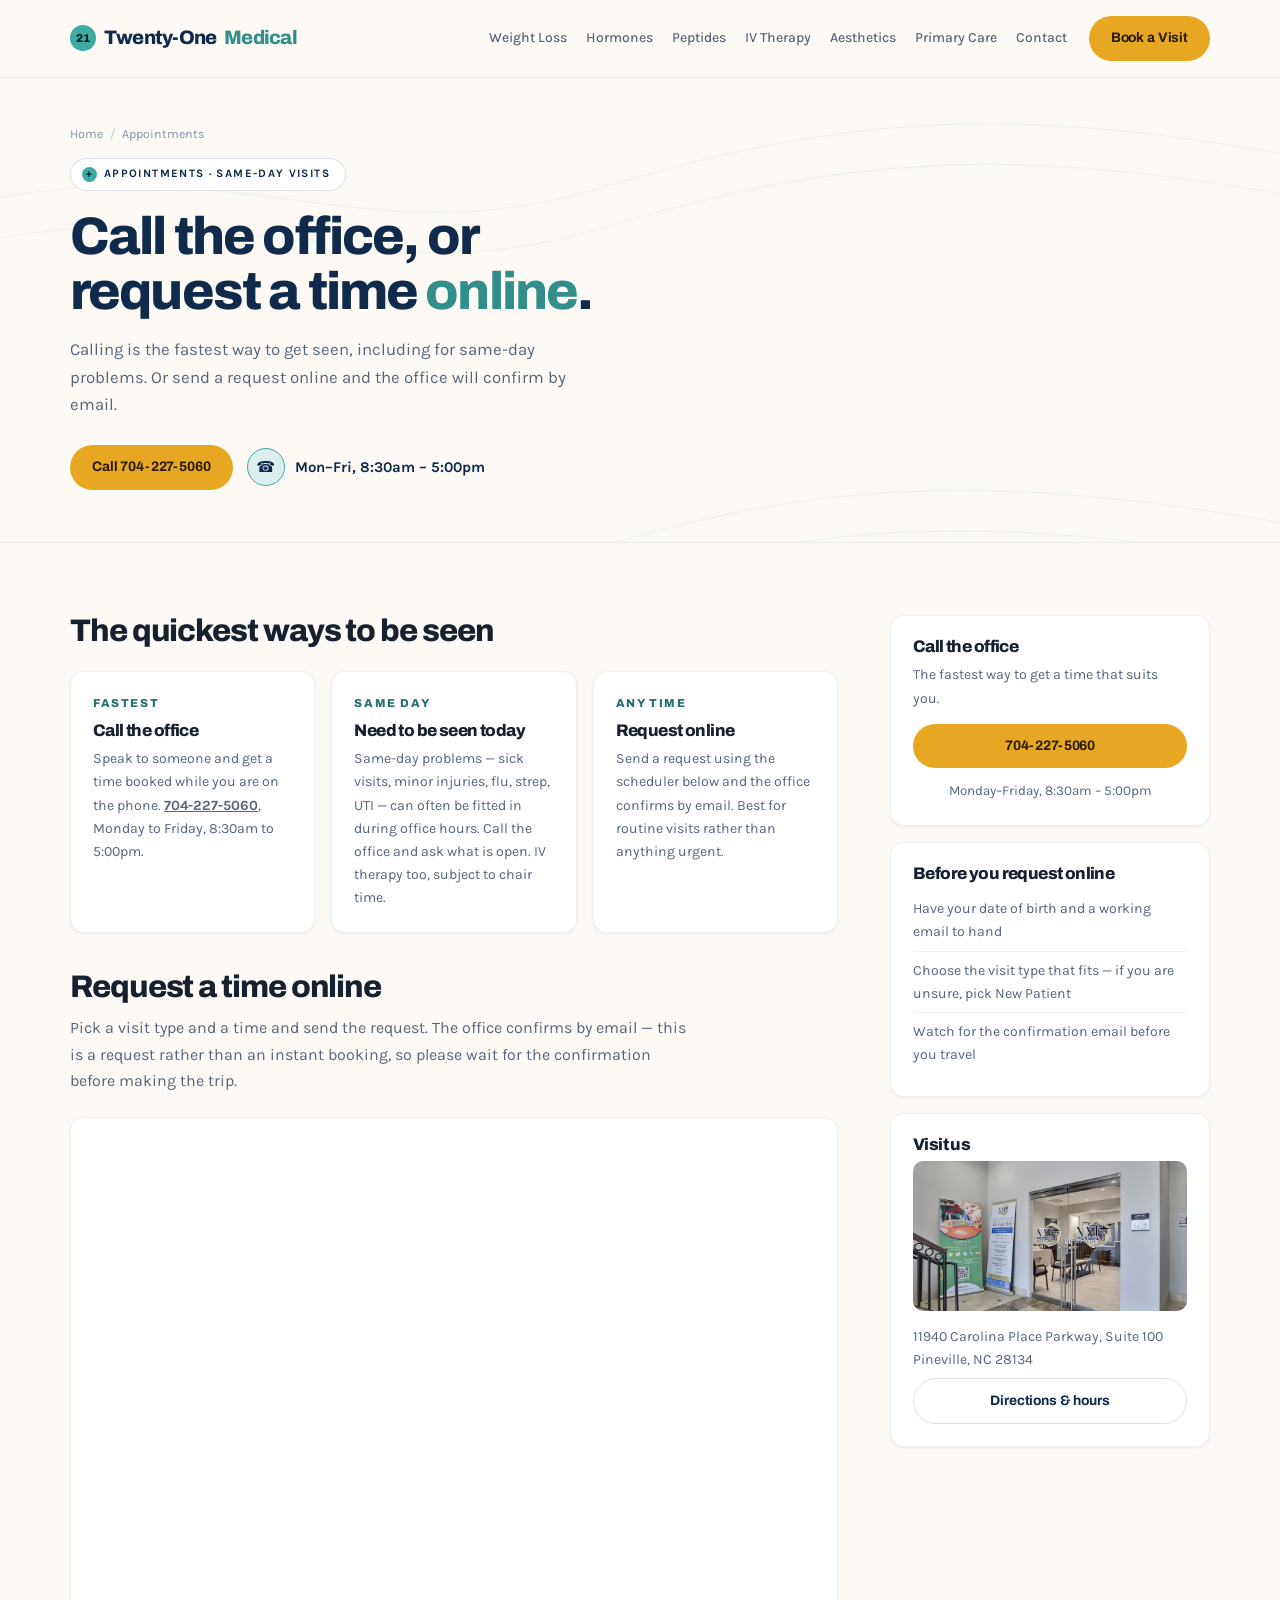
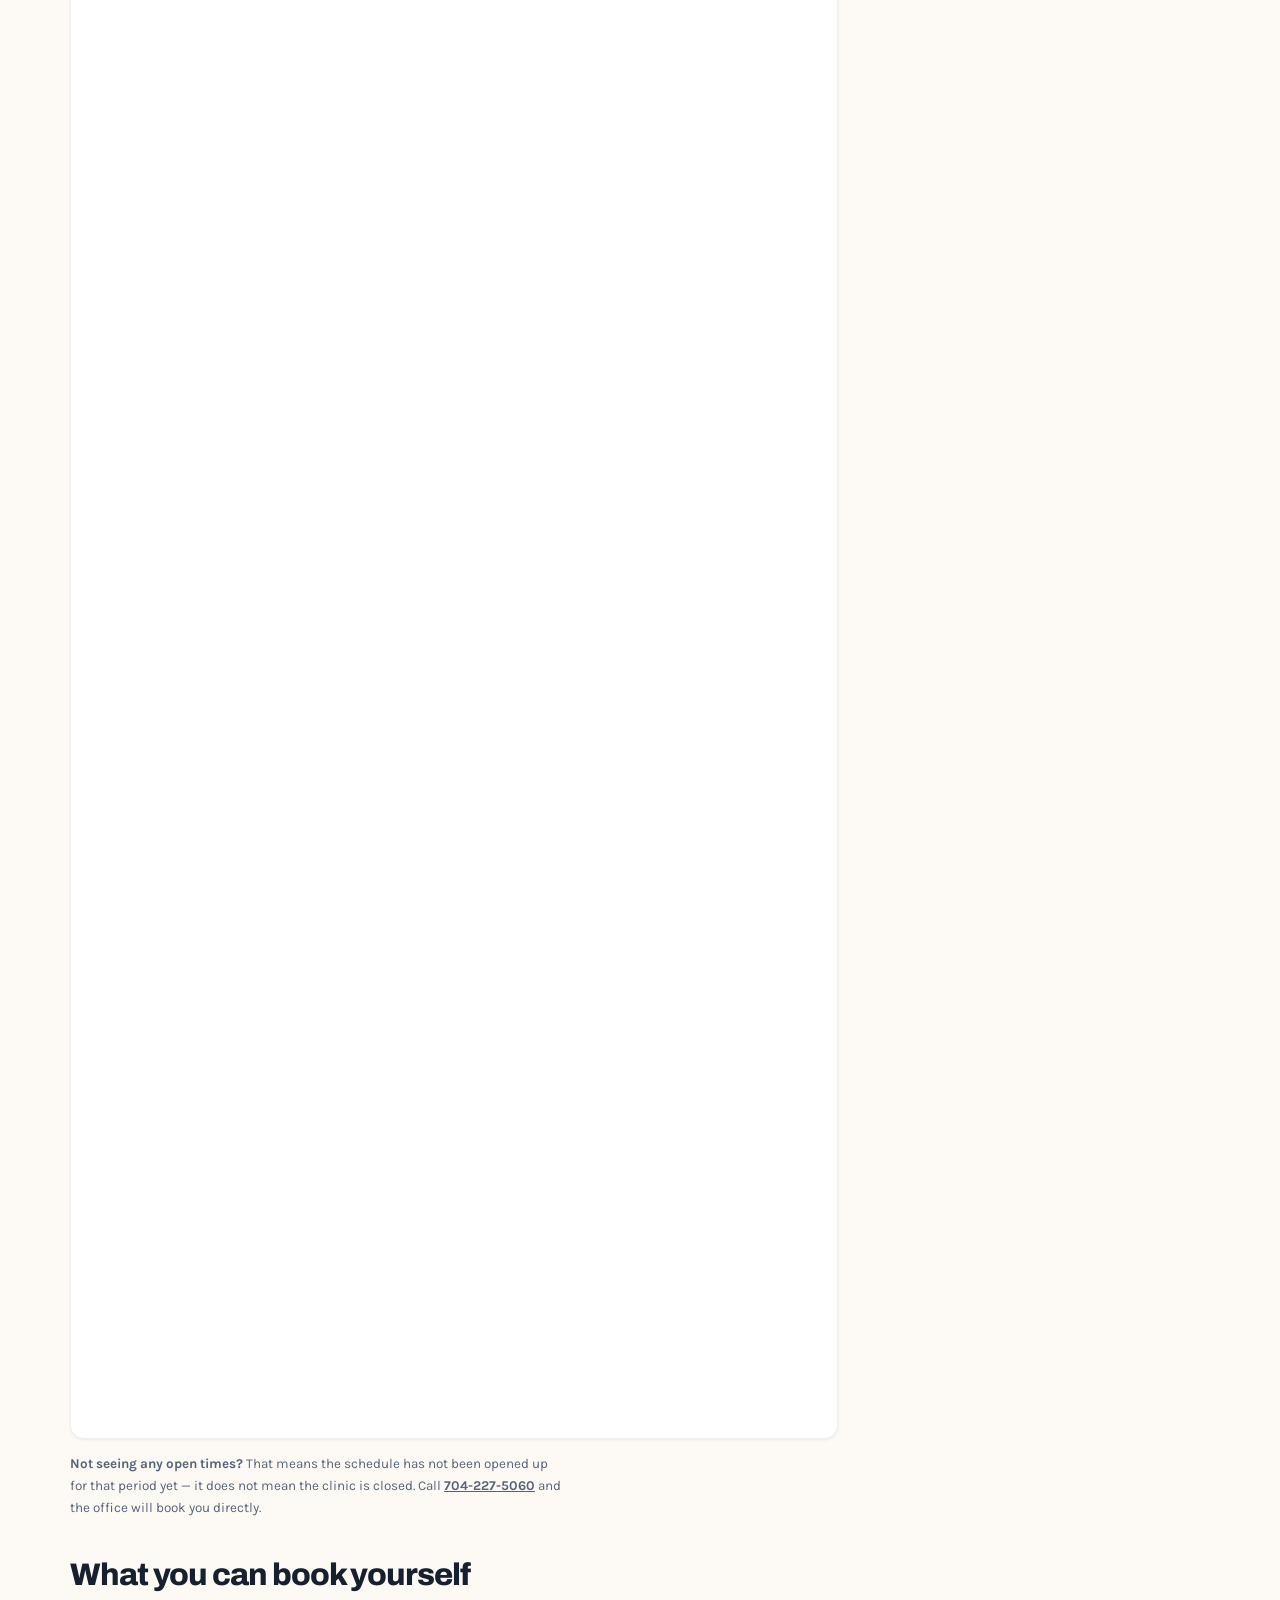
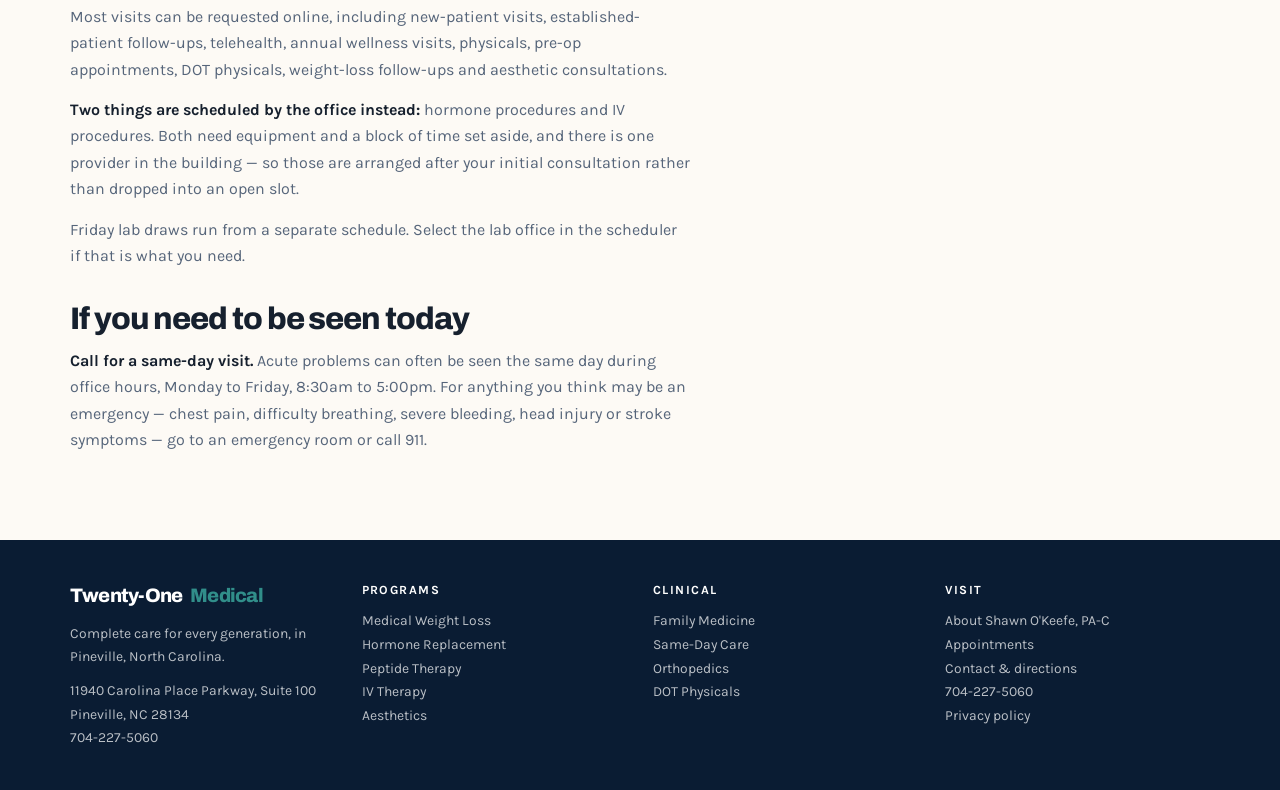
<file: book-online/index.html>
<!DOCTYPE html>
<html lang="en">
<head>
<!-- Google Tag Manager -->
<script>(function(w,d,s,l,i){w[l]=w[l]||[];w[l].push({'gtm.start':
new Date().getTime(),event:'gtm.js'});var f=d.getElementsByTagName(s)[0],
j=d.createElement(s),dl=l!='dataLayer'?'&l='+l:'';j.async=true;j.src=
'https://www.googletagmanager.com/gtm.js?id='+i+dl;f.parentNode.insertBefore(j,f);
})(window,document,'script','dataLayer','GTM-T753M357');</script>
<!-- End Google Tag Manager -->
<meta charset="UTF-8">
<meta name="viewport" content="width=device-width, initial-scale=1.0">
<meta name="description" content="Book an appointment at Twenty-One Medical in Pineville, NC. Call 704-227-5060 for the fastest answer, or send an appointment request online.">
<title>Appointments | Twenty-One Medical, Pineville NC</title>
<link rel="canonical" href="https://twentyonemedical.com/book-online/">
<!-- BugHerd client feedback - staging hosts only. -->
<script>
(function () {
  var h = window.location.hostname;
  if (h.indexOf(".netlify.app") === -1 && h !== "localhost" && h !== "127.0.0.1") return;
  var s = document.createElement("script");
  s.type = "text/javascript";
  s.async = true;
  s.src = "https://www.bugherd.com/sidebarv2.js?apikey=fqhvagajwsftqvzzpdaqkg";
  document.head.appendChild(s);
})();
</script>
<link rel="preconnect" href="https://fonts.googleapis.com">
<link rel="preconnect" href="https://fonts.gstatic.com" crossorigin>
<link rel="preconnect" href="https://drchrono.com">
<link href="https://fonts.googleapis.com/css2?family=Archivo:wght@500;600;700;800;900&family=Karla:wght@400;500;600;700&display=swap" rel="stylesheet">
<link rel="stylesheet" href="/assets/site.css">
<link rel="stylesheet" href="/assets/photos.css">
<link rel="stylesheet" href="/assets/embed-fix.css">
<script type="application/ld+json">
{
  "@context": "https://schema.org",
  "@type": "MedicalClinic",
  "name": "Twenty-One Medical PLLC",
  "url": "https://twentyonemedical.com",
  "telephone": "+1-704-227-5060",
  "address": {
    "@type": "PostalAddress",
    "streetAddress": "11940 Carolina Place Parkway, Suite 100",
    "addressLocality": "Pineville",
    "addressRegion": "NC",
    "postalCode": "28134",
    "addressCountry": "US"
  },
  "openingHoursSpecification": [
    {
      "@type": "OpeningHoursSpecification",
      "dayOfWeek": ["Monday", "Tuesday", "Wednesday", "Thursday", "Friday"],
      "opens": "08:30",
      "closes": "17:00"
    }
  ],
  "medicalSpecialty": ["PrimaryCare", "Endocrine"],
  "availableService": [
    {"@type": "MedicalTherapy", "name": "Medical weight loss"},
    {"@type": "MedicalTherapy", "name": "Hormone replacement therapy"},
    {"@type": "MedicalTherapy", "name": "Peptide therapy"},
    {"@type": "MedicalTherapy", "name": "IV therapy"},
    {"@type": "MedicalTherapy", "name": "Laser hair removal"}
  ]
}
</script>

</head>
<body>
<!-- Google Tag Manager (noscript) -->
<noscript><iframe src="https://www.googletagmanager.com/ns.html?id=GTM-T753M357"
height="0" width="0" style="display:none;visibility:hidden"></iframe></noscript>
<!-- End Google Tag Manager (noscript) -->
<nav>
  <div class="shell nav-in">
    <a class="logo" href="/" style="text-decoration:none"><span class="dot">21</span>Twenty-One <span>Medical</span></a>
    <div class="nav-sp"></div>
    <button class="nav-toggle" id="navToggle" aria-expanded="false" aria-controls="navLinks" aria-label="Menu">&#9776;</button>
    <div class="nav-links" id="navLinks">
      <a href="/medical-weight-loss/">Weight Loss</a>
      <a href="/hormone-replacement-therapy/">Hormones</a>
      <a href="/peptide-therapy/">Peptides</a>
      <a href="/iv-therapy/">IV Therapy</a>
      <a href="/laser-treatments/">Aesthetics</a>
      <a href="/clinical-care/">Primary Care</a>
      <a href="/contact/">Contact</a>
    </div>
    <a class="btn btn-gold" href="/book-online/">Book a Visit</a>
  </div>
</nav>

<header class="phero">
  <svg class="contours" viewBox="0 0 1200 600" preserveAspectRatio="xMidYMid slice" aria-hidden="true">
    <g fill="none" stroke="var(--teal)" stroke-opacity=".16" stroke-width="1.2">
      <path d="M-40 470 C 180 400, 300 520, 520 452 S 900 360, 1240 424"/>
      <path d="M-40 508 C 180 438, 300 558, 520 490 S 900 398, 1240 462"/>
      <path d="M-40 546 C 180 476, 300 596, 520 528 S 900 436, 1240 500"/>
      <path d="M-40 120 C 220 60, 340 170, 560 104 S 940 20, 1240 78"/>
      <path d="M-40 158 C 220 98, 340 208, 560 142 S 940 58, 1240 116"/>
    </g>
  </svg>
  <div class="shell">
    <div class="crumb"><a href="/">Home</a> <span>/</span> Appointments</div>
    <span class="tagpill" style="margin-top:14px"><i>+</i> Appointments &middot; Same-day visits</span>
    <h1>Call the office, or request a time <em>online</em>.</h1>
    <p class="lede">Calling is the fastest way to get seen, including for same-day problems. Or send a request online and the office will confirm by email.</p>
    <div class="hero-cta">
      <a class="btn btn-gold" href="tel:7042275060">Call 704-227-5060</a>
      <a class="callpill" href="tel:7042275060"><i>&#9742;</i>Mon&ndash;Fri, 8:30am &ndash; 5:00pm</a>
    </div>
  </div>
</header>

<section class="band">
  <div class="shell">
    <div class="page-grid">
      <div>
        <div class="prose" style="margin-bottom:24px">
          <h2>The quickest ways to be seen</h2>
        </div>

        <div class="cards" style="margin-bottom:38px">
          <div class="card">
            <span class="num">FASTEST</span>
            <h3>Call the office</h3>
            <p>Speak to someone and get a time booked while you are on the phone. <a href="tel:7042275060"><strong>704-227-5060</strong></a>, Monday to Friday, 8:30am to 5:00pm.</p>
          </div>
          <div class="card">
            <span class="num">SAME DAY</span>
            <h3>Need to be seen today</h3>
            <p>Same-day problems &mdash; sick visits, minor injuries, flu, strep, UTI &mdash; can often be fitted in during office hours. Call the office and ask what is open. IV therapy too, subject to chair time.</p>
          </div>
          <div class="card">
            <span class="num">ANY TIME</span>
            <h3>Request online</h3>
            <p>Send a request using the scheduler below and the office confirms by email. Best for routine visits rather than anything urgent.</p>
          </div>
        </div>

        <div class="prose" style="margin-bottom:22px">
          <h2>Request a time online</h2>
          <p>Pick a visit type and a time and send the request. The office confirms by email &mdash; this is a request rather than an instant booking, so please wait for the confirmation before making the trip.</p>
        </div>

        <div class="embed-wrap">
          <div class="embed-scale">
            <iframe src="https://drchrono.com/scheduling/offices/dGhpcyBpcyAxNiBjaGFyc9jKtm3cBlFc2rd9nXLTDwg=" title="Request an appointment at Twenty-One Medical"></iframe>
          </div>
        </div>
        <p class="embed-note"><strong>Not seeing any open times?</strong> That means the schedule has not been opened up for that period yet &mdash; it does not mean the clinic is closed. Call <a href="tel:7042275060"><strong>704-227-5060</strong></a> and the office will book you directly.</p>

        <div class="embed-open">
          <h3>Open the scheduler in its own window</h3>
          <p>Full size on a phone, with the form and the calendar side by side.</p>
          <a class="btn btn-outline" href="https://drchrono.com/scheduling/offices/dGhpcyBpcyAxNiBjaGFyc9jKtm3cBlFc2rd9nXLTDwg=" target="_blank" rel="noopener">Open the scheduler</a>
          <small>Or just call <a href="tel:7042275060">704-227-5060</a>.</small>
        </div>

        <div class="prose" style="margin-top:40px">
          <h2>What you can book yourself</h2>
          <p>Most visits can be requested online, including new-patient visits, established-patient follow-ups, telehealth, annual wellness visits, physicals, pre-op appointments, DOT physicals, weight-loss follow-ups and aesthetic consultations.</p>
          <p><strong>Two things are scheduled by the office instead:</strong> hormone procedures and IV procedures. Both need equipment and a block of time set aside, and there is one provider in the building &mdash; so those are arranged after your initial consultation rather than dropped into an open slot.</p>
          <p>Friday lab draws run from a separate schedule. Select the lab office in the scheduler if that is what you need.</p>

          <h2>If you need to be seen today</h2>
          <p><strong>Call for a same-day visit.</strong> Acute problems can often be seen the same day during office hours, Monday to Friday, 8:30am to 5:00pm. For anything you think may be an emergency &mdash; chest pain, difficulty breathing, severe bleeding, head injury or stroke symptoms &mdash; go to an emergency room or call 911.</p>
        </div>
      </div>

      <aside class="side">
        <div class="sidecard">
          <h3>Call the office</h3>
          <p>The fastest way to get a time that suits you.</p>
          <a class="btn btn-gold" href="tel:7042275060">704-227-5060</a>
          <p style="margin:12px 0 0;text-align:center;font-size:.84rem">Monday&ndash;Friday, 8:30am &ndash; 5:00pm</p>
        </div>
        <div class="sidecard">
          <h3>Before you request online</h3>
          <ul>
            <li>Have your date of birth and a working email to hand</li>
            <li>Choose the visit type that fits &mdash; if you are unsure, pick New Patient</li>
            <li>Watch for the confirmation email before you travel</li>
          </ul>
        </div>
        <div class="sidecard">
          <h3>Visit us</h3>
          <img class="shot" src="/img/entrance.jpg" alt="Entrance to Twenty-One Medical, Suite 100" width="1600" height="1200">
          <p style="margin-bottom:6px">11940 Carolina Place Parkway, Suite 100<br>Pineville, NC 28134</p>
          <a class="btn btn-outline" href="/contact/">Directions &amp; hours</a>
        </div>
      </aside>
    </div>
  </div>
</section>

<footer class="site">
  <div class="shell f-grid">
    <div><div class="logo" style="margin-bottom:10px">Twenty-One <span>Medical</span></div>
      <p>Complete care for every generation, in Pineville, North Carolina.</p>
      <p style="margin-top:10px">11940 Carolina Place Parkway, Suite 100<br>Pineville, NC 28134<br><a href="tel:7042275060">704-227-5060</a></p></div>
    <div><b>Programs</b><ul>
      <li><a href="/medical-weight-loss/">Medical Weight Loss</a></li>
      <li><a href="/hormone-replacement-therapy/">Hormone Replacement</a></li>
      <li><a href="/peptide-therapy/">Peptide Therapy</a></li>
      <li><a href="/iv-therapy/">IV Therapy</a></li>
      <li><a href="/laser-treatments/">Aesthetics</a></li>
    </ul></div>
    <div><b>Clinical</b><ul>
      <li><a href="/clinical-care/">Family Medicine</a></li>
      <li><a href="/clinical-care/#sameday">Same-Day Care</a></li>
      <li><a href="/clinical-care/#ortho">Orthopedics</a></li>
      <li><a href="/clinical-care/#dot">DOT Physicals</a></li>
    </ul></div>
    <div><b>Visit</b><ul>
      <li><a href="/about/">About Shawn O'Keefe, PA-C</a></li>
      <li><a href="/book-online/">Appointments</a></li>
      <li><a href="/contact/">Contact &amp; directions</a></li>
      <li><a href="tel:7042275060">704-227-5060</a></li>
      <li><a href="/privacy-policy/">Privacy policy</a></li>
    </ul></div>
  </div>
</footer>
<script>
(function(){
  var b=document.getElementById('navToggle'), l=document.getElementById('navLinks');
  if(!b||!l) return;
  b.addEventListener('click',function(){
    var open=l.classList.toggle('open');
    b.setAttribute('aria-expanded', open?'true':'false');
  });
})();
</script>
</body>
</html>
</file>
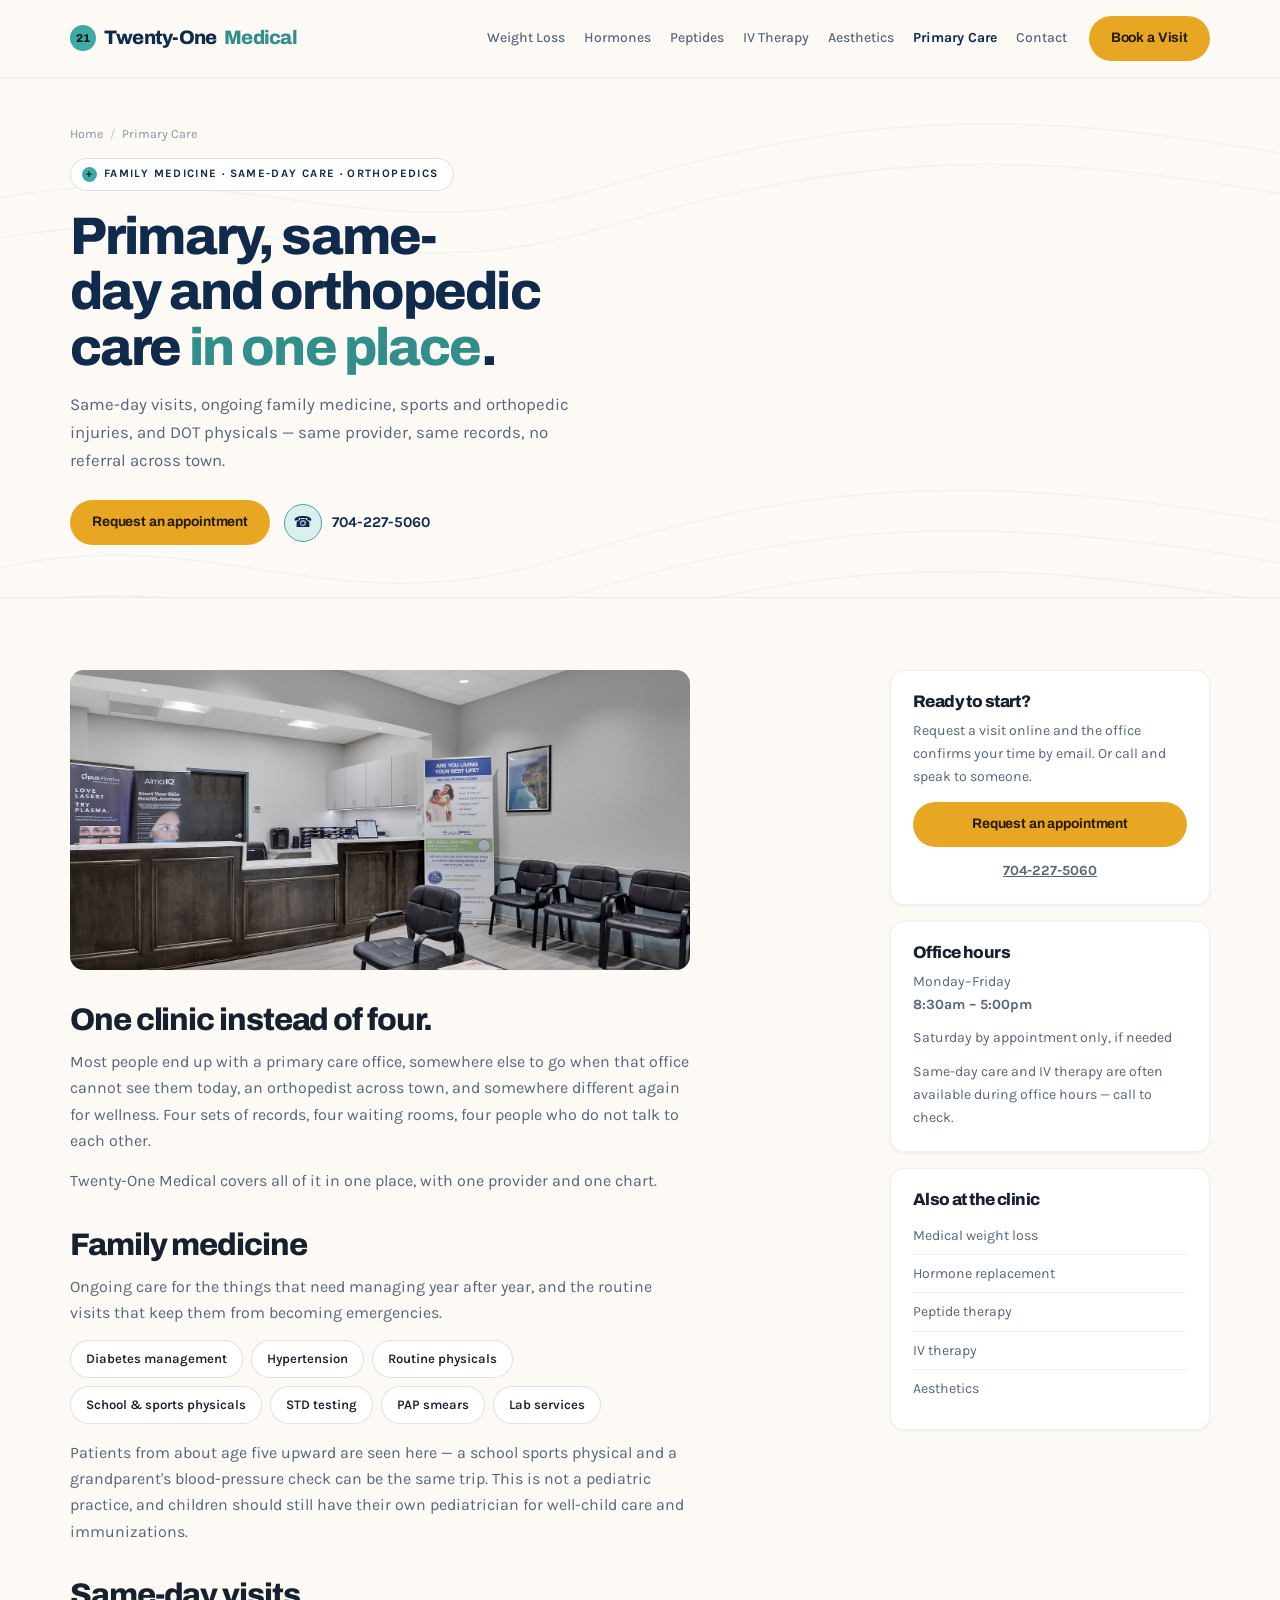
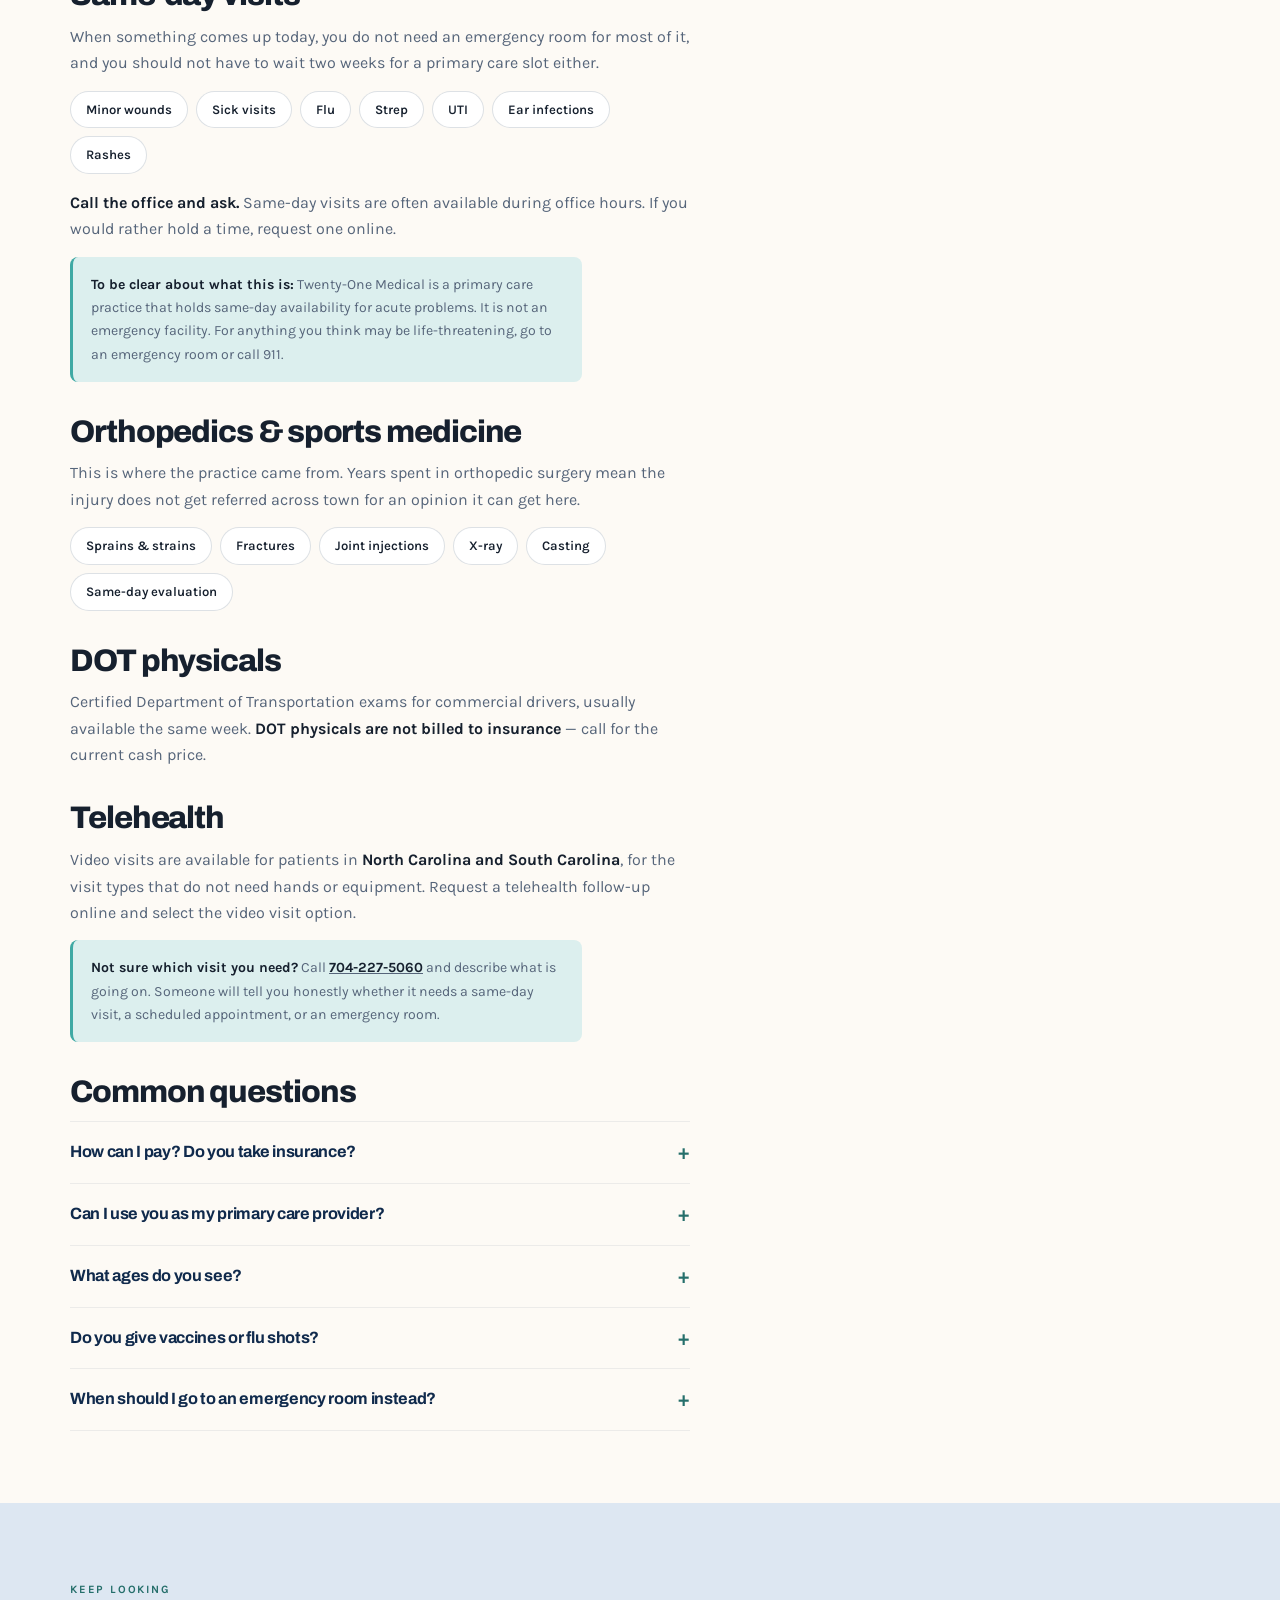
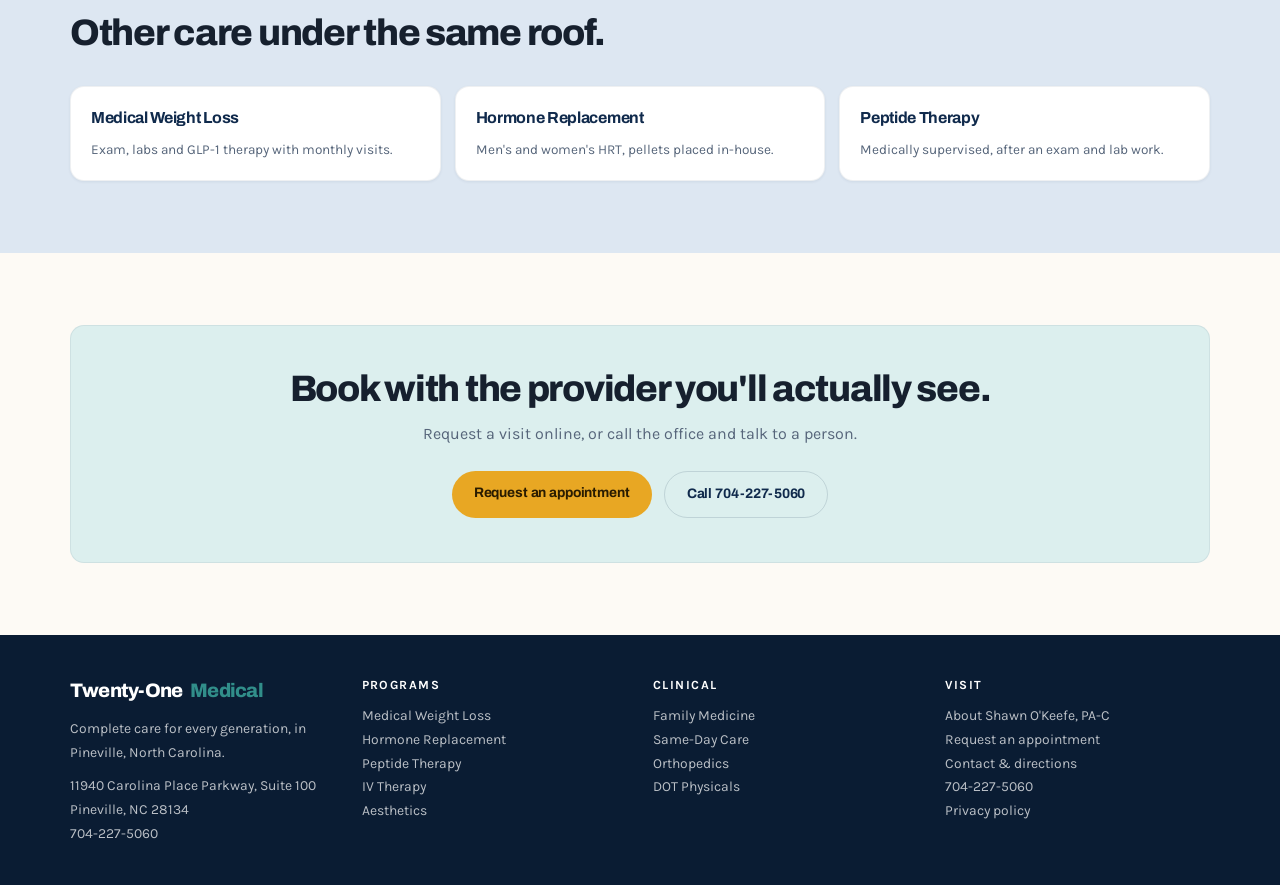
<file: clinical-care/index.html>
<!DOCTYPE html>
<html lang="en">
<head>
<!-- Google Tag Manager -->
<script>(function(w,d,s,l,i){w[l]=w[l]||[];w[l].push({'gtm.start':
new Date().getTime(),event:'gtm.js'});var f=d.getElementsByTagName(s)[0],
j=d.createElement(s),dl=l!='dataLayer'?'&l='+l:'';j.async=true;j.src=
'https://www.googletagmanager.com/gtm.js?id='+i+dl;f.parentNode.insertBefore(j,f);
})(window,document,'script','dataLayer','GTM-T753M357');</script>
<!-- End Google Tag Manager -->
<meta charset="UTF-8">
<meta name="viewport" content="width=device-width, initial-scale=1.0">
<meta name="description" content="Family medicine, same-day visits, orthopedics and DOT physicals in Pineville, NC — one clinic, one provider, one chart. Telehealth for NC and SC.">
<title>Family Medicine, Same-Day Care &amp; Orthopedics in Pineville, NC | Twenty-One Medical</title>
<link rel="canonical" href="https://twentyonemedical.com/clinical-care/">
<!-- BugHerd client feedback - staging hosts only. -->
<script>
(function () {
  var h = window.location.hostname;
  if (h.indexOf(".netlify.app") === -1 && h !== "localhost" && h !== "127.0.0.1") return;
  var s = document.createElement("script");
  s.type = "text/javascript";
  s.async = true;
  s.src = "https://www.bugherd.com/sidebarv2.js?apikey=fqhvagajwsftqvzzpdaqkg";
  document.head.appendChild(s);
})();
</script>
<link rel="preconnect" href="https://fonts.googleapis.com">
<link rel="preconnect" href="https://fonts.gstatic.com" crossorigin>
<link href="https://fonts.googleapis.com/css2?family=Archivo:wght@500;600;700;800;900&family=Karla:wght@400;500;600;700&display=swap" rel="stylesheet">
<link rel="stylesheet" href="/assets/site.css">
<link rel="stylesheet" href="/assets/photos.css">
<script type="application/ld+json">
{
  "@context": "https://schema.org",
  "@type": "MedicalClinic",
  "name": "Twenty-One Medical PLLC",
  "url": "https://twentyonemedical.com",
  "telephone": "+1-704-227-5060",
  "address": {
    "@type": "PostalAddress",
    "streetAddress": "11940 Carolina Place Parkway, Suite 100",
    "addressLocality": "Pineville",
    "addressRegion": "NC",
    "postalCode": "28134",
    "addressCountry": "US"
  },
  "openingHoursSpecification": [
    {
      "@type": "OpeningHoursSpecification",
      "dayOfWeek": ["Monday", "Tuesday", "Wednesday", "Thursday", "Friday"],
      "opens": "08:30",
      "closes": "17:00"
    }
  ],
  "medicalSpecialty": ["PrimaryCare", "Endocrine"],
  "availableService": [
    {"@type": "MedicalTherapy", "name": "Medical weight loss"},
    {"@type": "MedicalTherapy", "name": "Hormone replacement therapy"},
    {"@type": "MedicalTherapy", "name": "Peptide therapy"},
    {"@type": "MedicalTherapy", "name": "IV therapy"},
    {"@type": "MedicalTherapy", "name": "Laser hair removal"}
  ]
}
</script>

</head>
<body>
<!-- Google Tag Manager (noscript) -->
<noscript><iframe src="https://www.googletagmanager.com/ns.html?id=GTM-T753M357"
height="0" width="0" style="display:none;visibility:hidden"></iframe></noscript>
<!-- End Google Tag Manager (noscript) -->
<nav>
  <div class="shell nav-in">
    <a class="logo" href="/" style="text-decoration:none"><span class="dot">21</span>Twenty-One <span>Medical</span></a>
    <div class="nav-sp"></div>
    <button class="nav-toggle" id="navToggle" aria-expanded="false" aria-controls="navLinks" aria-label="Menu">&#9776;</button>
    <div class="nav-links" id="navLinks">
      <a href="/medical-weight-loss/">Weight Loss</a>
      <a href="/hormone-replacement-therapy/">Hormones</a>
      <a href="/peptide-therapy/">Peptides</a>
      <a href="/iv-therapy/">IV Therapy</a>
      <a href="/laser-treatments/">Aesthetics</a>
      <a href="/clinical-care/" aria-current="page">Primary Care</a>
      <a href="/contact/">Contact</a>
    </div>
    <a class="btn btn-gold" href="/book-online/">Book a Visit</a>
  </div>
</nav>

<header class="phero">
  <svg class="contours" viewBox="0 0 1200 600" preserveAspectRatio="xMidYMid slice" aria-hidden="true">
    <g fill="none" stroke="var(--teal)" stroke-opacity=".16" stroke-width="1.2">
      <path d="M-40 470 C 180 400, 300 520, 520 452 S 900 360, 1240 424"/>
      <path d="M-40 508 C 180 438, 300 558, 520 490 S 900 398, 1240 462"/>
      <path d="M-40 546 C 180 476, 300 596, 520 528 S 900 436, 1240 500"/>
      <path d="M-40 120 C 220 60, 340 170, 560 104 S 940 20, 1240 78"/>
      <path d="M-40 158 C 220 98, 340 208, 560 142 S 940 58, 1240 116"/>
    </g>
  </svg>
  <div class="shell">
    <div class="crumb"><a href="/">Home</a> <span>/</span> Primary Care</div>
    <span class="tagpill" style="margin-top:14px"><i>+</i> Family medicine &middot; Same-day care &middot; Orthopedics</span>
    <h1>Primary, same-day and orthopedic care <em>in one place</em>.</h1>
    <p class="lede">Same-day visits, ongoing family medicine, sports and orthopedic injuries, and DOT physicals &mdash; same provider, same records, no referral across town.</p>
    <div class="hero-cta">
      <a class="btn btn-gold" href="/book-online/">Request an appointment</a>
      <a class="callpill" href="tel:7042275060"><i>&#9742;</i>704-227-5060</a>
    </div>
  </div>
</header>

<section class="band">
  <div class="shell page-grid">
    <div class="prose">
      <img class="shot lead" src="/img/reception.jpg" alt="Reception at Twenty-One Medical, Pineville NC" width="1600" height="1200">
      <h2>One clinic instead of four.</h2>
      <p>Most people end up with a primary care office, somewhere else to go when that office cannot see them today, an orthopedist across town, and somewhere different again for wellness. Four sets of records, four waiting rooms, four people who do not talk to each other.</p>
      <p>Twenty-One Medical covers all of it in one place, with one provider and one chart.</p>

      <h2 id="family">Family medicine</h2>
      <p>Ongoing care for the things that need managing year after year, and the routine visits that keep them from becoming emergencies.</p>
      <div class="pills" style="margin-bottom:16px">
        <span>Diabetes management</span><span>Hypertension</span><span>Routine physicals</span>
        <span>School &amp; sports physicals</span><span>STD testing</span><span>PAP smears</span><span>Lab services</span>
      </div>
      <p>Patients from about age five upward are seen here &mdash; a school sports physical and a grandparent's blood-pressure check can be the same trip. This is not a pediatric practice, and children should still have their own pediatrician for well-child care and immunizations.</p>

      <h2 id="sameday">Same-day visits</h2>
      <p>When something comes up today, you do not need an emergency room for most of it, and you should not have to wait two weeks for a primary care slot either.</p>
      <div class="pills" style="margin-bottom:16px">
        <span>Minor wounds</span><span>Sick visits</span><span>Flu</span><span>Strep</span>
        <span>UTI</span><span>Ear infections</span><span>Rashes</span>
      </div>
      <p><strong>Call the office and ask.</strong> Same-day visits are often available during office hours. If you would rather hold a time, request one online.</p>
      <div class="mednote"><b>To be clear about what this is:</b> Twenty-One Medical is a primary care practice that holds same-day availability for acute problems. It is not an emergency facility. For anything you think may be life-threatening, go to an emergency room or call 911.</div>

      <h2 id="ortho">Orthopedics &amp; sports medicine</h2>
      <p>This is where the practice came from. Years spent in orthopedic surgery mean the injury does not get referred across town for an opinion it can get here.</p>
      <div class="pills" style="margin-bottom:16px">
        <span>Sprains &amp; strains</span><span>Fractures</span><span>Joint injections</span>
        <span>X-ray</span><span>Casting</span><span>Same-day evaluation</span>
      </div>

      <h2 id="dot">DOT physicals</h2>
      <p>Certified Department of Transportation exams for commercial drivers, usually available the same week. <strong>DOT physicals are not billed to insurance</strong> &mdash; call for the current cash price.</p>

      <h2 id="telehealth">Telehealth</h2>
      <p>Video visits are available for patients in <strong>North Carolina and South Carolina</strong>, for the visit types that do not need hands or equipment. Request a telehealth follow-up online and select the video visit option.</p>

      <div class="mednote"><b>Not sure which visit you need?</b> Call <a href="tel:7042275060"><strong>704-227-5060</strong></a> and describe what is going on. Someone will tell you honestly whether it needs a same-day visit, a scheduled appointment, or an emergency room.</div>

      <h2>Common questions</h2>
      <div class="faq">
        <details><summary>How can I pay? Do you take insurance?</summary><p>We take insurance, and we also offer self-pay and memberships. Some services &mdash; DOT physicals, IV therapy, peptide therapy and most aesthetic treatments &mdash; are not covered by insurance. Call the office and we will check your specific plan, or talk you through the self-pay and membership options, before you book.</p></details>
        <details><summary>Can I use you as my primary care provider?</summary><p>Yes. Primary care is the core of this practice. Request a &ldquo;New Patient &mdash; Establishing Care&rdquo; visit online to start.</p></details>
        <details><summary>What ages do you see?</summary><p>From about age five upward. We can see a child for a minor injury, an ear infection or a sore throat, but this is not a pediatric practice &mdash; children still need their own pediatrician, and we do not administer childhood vaccines.</p></details>
        <details><summary>Do you give vaccines or flu shots?</summary><p>No. We do not administer vaccines or immunizations. Your pediatrician, primary care office or a retail pharmacy can help with those.</p></details>
        <details><summary>When should I go to an emergency room instead?</summary><p>Chest pain, difficulty breathing, severe bleeding, head injury, stroke symptoms, or anything you think might be life-threatening &mdash; go to an ER or call 911. Do not wait for us.</p></details>
      </div>
    </div>
    <aside class="side">
      <div class="sidecard">
        <h3>Ready to start?</h3>
        <p>Request a visit online and the office confirms your time by email. Or call and speak to someone.</p>
        <a class="btn btn-gold" href="/book-online/">Request an appointment</a>
        <p style="margin:12px 0 0;text-align:center"><a href="tel:7042275060" style="font-weight:700">704-227-5060</a></p>
      </div>
      <div class="sidecard">
        <h3>Office hours</h3>
        <p style="margin:0">Monday&ndash;Friday<br><strong>8:30am &ndash; 5:00pm</strong></p>
        <p style="margin:10px 0 0">Saturday by appointment only, if needed</p>
        <p style="margin:10px 0 0">Same-day care and IV therapy are often available during office hours &mdash; call to check.</p>
      </div>
      <div class="sidecard">
        <h3>Also at the clinic</h3>
        <ul>
          <li><a href="/medical-weight-loss/">Medical weight loss</a></li>
          <li><a href="/hormone-replacement-therapy/">Hormone replacement</a></li>
          <li><a href="/peptide-therapy/">Peptide therapy</a></li>
          <li><a href="/iv-therapy/">IV therapy</a></li>
          <li><a href="/laser-treatments/">Aesthetics</a></li>
        </ul>
      </div>
    </aside>
  </div>
</section>
<section class="band tint">
  <div class="shell">
    <div class="sec-head"><span class="eyebrow">Keep looking</span><h2>Other care under the same roof.</h2></div>
    <div class="related">
      <a href="/medical-weight-loss/"><b>Medical Weight Loss</b><span>Exam, labs and GLP-1 therapy with monthly visits.</span></a>
      <a href="/hormone-replacement-therapy/"><b>Hormone Replacement</b><span>Men's and women's HRT, pellets placed in-house.</span></a>
      <a href="/peptide-therapy/"><b>Peptide Therapy</b><span>Medically supervised, after an exam and lab work.</span></a>
    </div>
  </div>
</section>
<section class="band">
  <div class="shell">
    <div class="final">
      <h2>Book with the provider you'll actually see.</h2>
      <p>Request a visit online, or call the office and talk to a person.</p>
      <div class="row">
        <a class="btn btn-gold" href="/book-online/">Request an appointment</a>
        <a class="btn btn-outline" href="tel:7042275060">Call 704-227-5060</a>
      </div>
    </div>
  </div>
</section>

<footer class="site">
  <div class="shell f-grid">
    <div><div class="logo" style="margin-bottom:10px">Twenty-One <span>Medical</span></div>
      <p>Complete care for every generation, in Pineville, North Carolina.</p>
      <p style="margin-top:10px">11940 Carolina Place Parkway, Suite 100<br>Pineville, NC 28134<br><a href="tel:7042275060">704-227-5060</a></p></div>
    <div><b>Programs</b><ul>
      <li><a href="/medical-weight-loss/">Medical Weight Loss</a></li>
      <li><a href="/hormone-replacement-therapy/">Hormone Replacement</a></li>
      <li><a href="/peptide-therapy/">Peptide Therapy</a></li>
      <li><a href="/iv-therapy/">IV Therapy</a></li>
      <li><a href="/laser-treatments/">Aesthetics</a></li>
    </ul></div>
    <div><b>Clinical</b><ul>
      <li><a href="/clinical-care/">Family Medicine</a></li>
      <li><a href="/clinical-care/#sameday">Same-Day Care</a></li>
      <li><a href="/clinical-care/#ortho">Orthopedics</a></li>
      <li><a href="/clinical-care/#dot">DOT Physicals</a></li>
    </ul></div>
    <div><b>Visit</b><ul>
      <li><a href="/about/">About Shawn O'Keefe, PA-C</a></li>
      <li><a href="/book-online/">Request an appointment</a></li>
      <li><a href="/contact/">Contact &amp; directions</a></li>
      <li><a href="tel:7042275060">704-227-5060</a></li>
      <li><a href="/privacy-policy/">Privacy policy</a></li>
    </ul></div>
  </div>
</footer>
<script>
(function(){
  var b=document.getElementById('navToggle'), l=document.getElementById('navLinks');
  if(!b||!l) return;
  b.addEventListener('click',function(){
    var open=l.classList.toggle('open');
    b.setAttribute('aria-expanded', open?'true':'false');
  });
})();
</script>
</body>
</html>
</file>
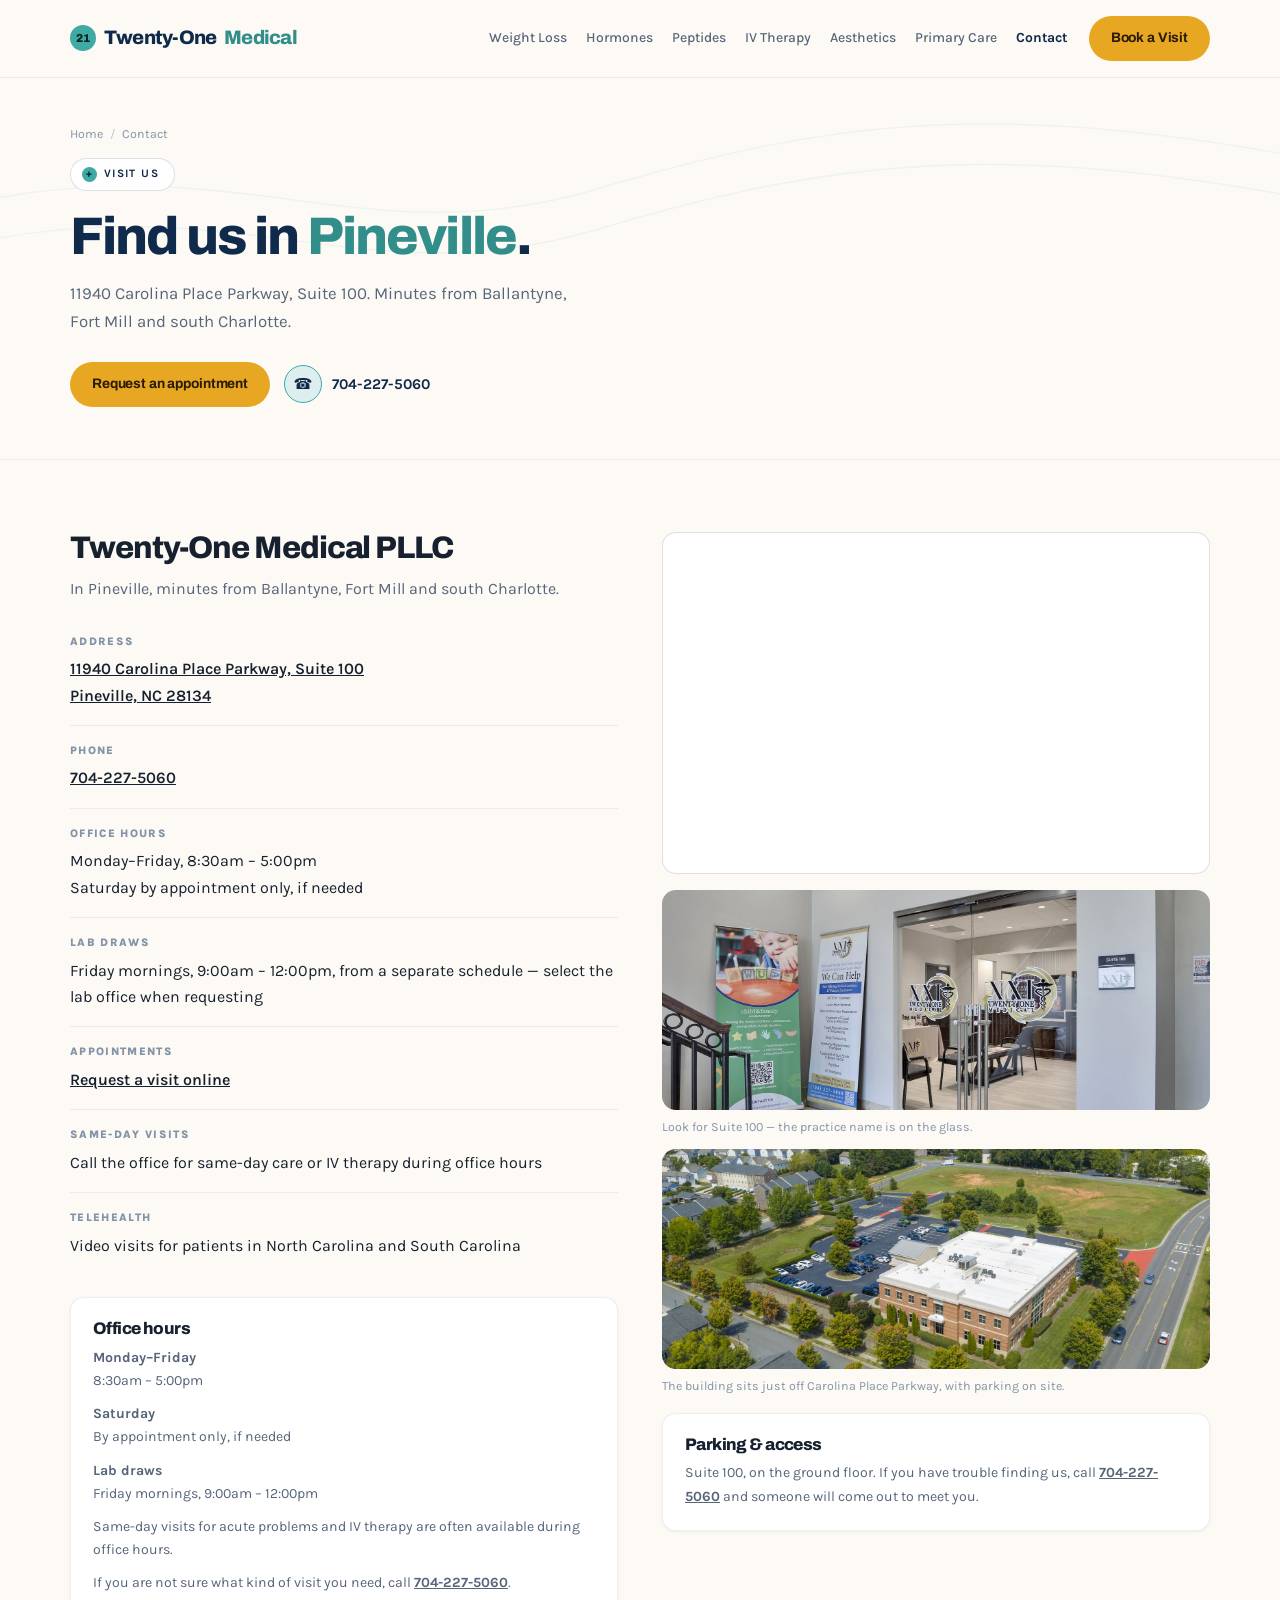
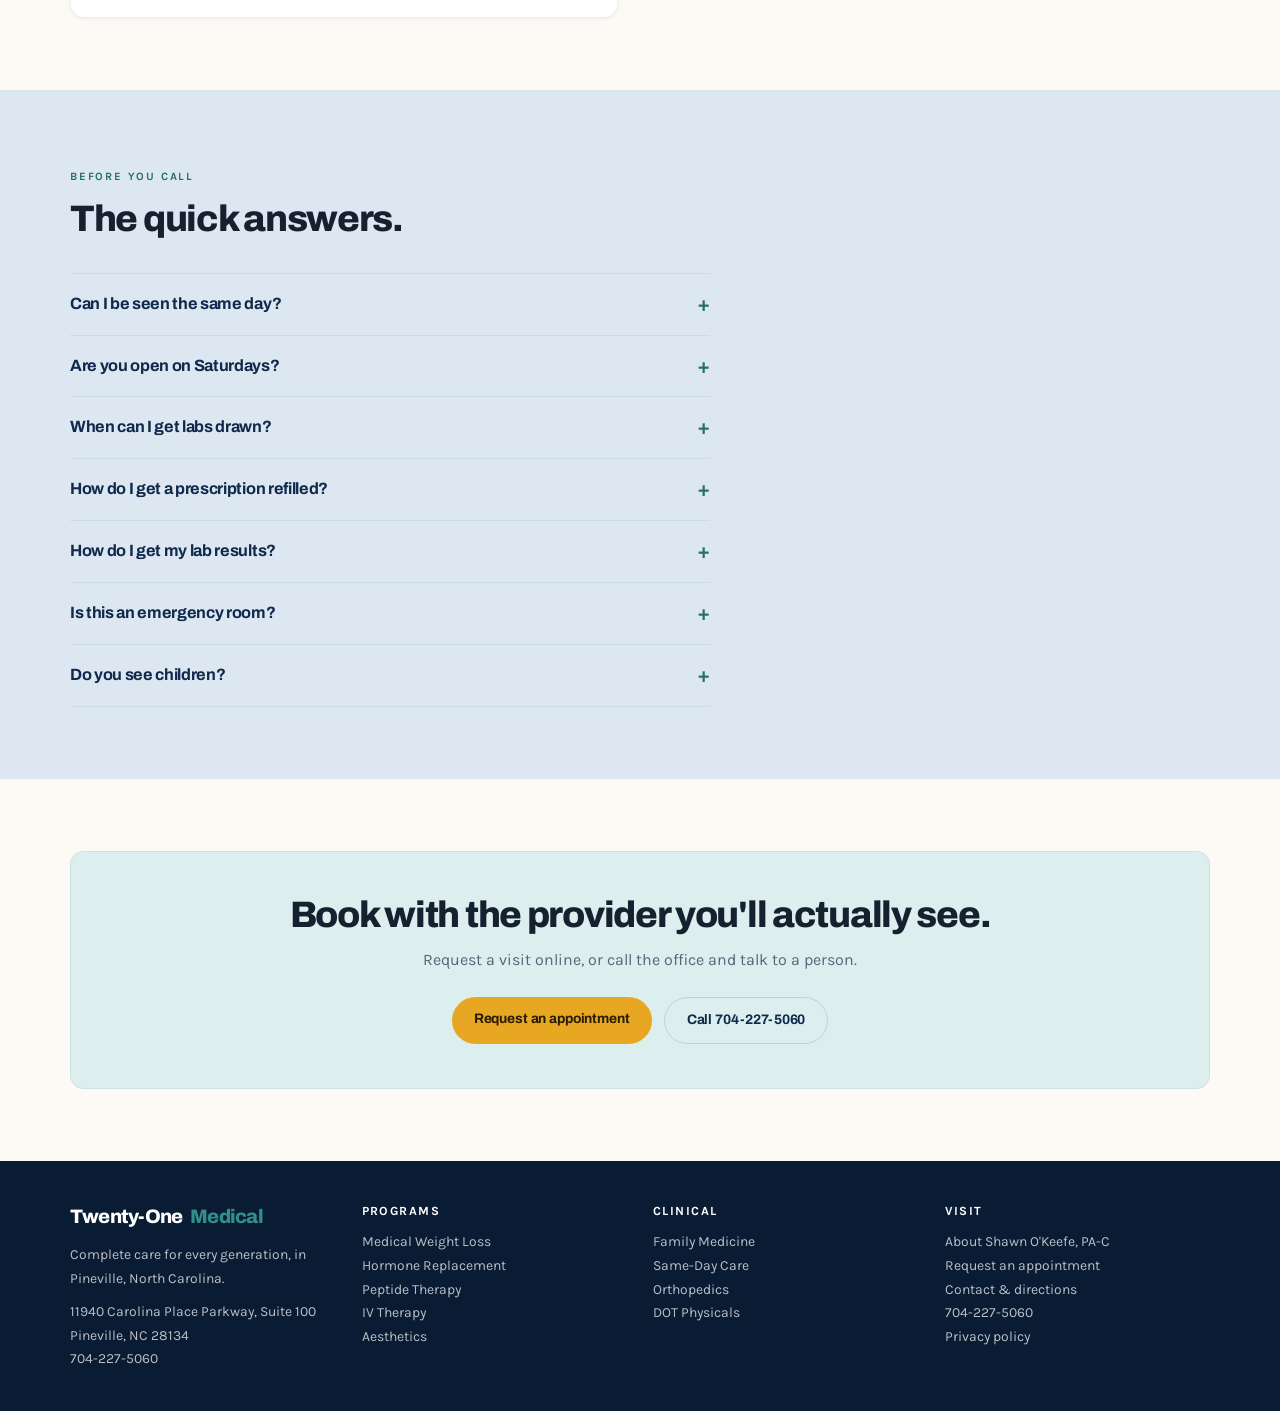
<file: contact/index.html>
<!DOCTYPE html>
<html lang="en">
<head>
<!-- Google Tag Manager -->
<script>(function(w,d,s,l,i){w[l]=w[l]||[];w[l].push({'gtm.start':
new Date().getTime(),event:'gtm.js'});var f=d.getElementsByTagName(s)[0],
j=d.createElement(s),dl=l!='dataLayer'?'&l='+l:'';j.async=true;j.src=
'https://www.googletagmanager.com/gtm.js?id='+i+dl;f.parentNode.insertBefore(j,f);
})(window,document,'script','dataLayer','GTM-T753M357');</script>
<!-- End Google Tag Manager -->
<meta charset="UTF-8">
<meta name="viewport" content="width=device-width, initial-scale=1.0">
<meta name="description" content="Twenty-One Medical, 11940 Carolina Place Parkway Suite 100, Pineville NC 28134. Call 704-227-5060 or request an appointment online. Same-day visits available. Mon-Fri 8:30-5.">
<title>Contact &amp; Directions | Twenty-One Medical, Pineville NC</title>
<link rel="canonical" href="https://twentyonemedical.com/contact/">
<!-- BugHerd client feedback - staging hosts only. -->
<script>
(function () {
  var h = window.location.hostname;
  if (h.indexOf(".netlify.app") === -1 && h !== "localhost" && h !== "127.0.0.1") return;
  var s = document.createElement("script");
  s.type = "text/javascript";
  s.async = true;
  s.src = "https://www.bugherd.com/sidebarv2.js?apikey=fqhvagajwsftqvzzpdaqkg";
  document.head.appendChild(s);
})();
</script>
<link rel="preconnect" href="https://fonts.googleapis.com">
<link rel="preconnect" href="https://fonts.gstatic.com" crossorigin>
<link href="https://fonts.googleapis.com/css2?family=Archivo:wght@500;600;700;800;900&family=Karla:wght@400;500;600;700&display=swap" rel="stylesheet">
<link rel="stylesheet" href="/assets/site.css">
<link rel="stylesheet" href="/assets/photos.css">
<script type="application/ld+json">
{
  "@context": "https://schema.org",
  "@type": "MedicalClinic",
  "name": "Twenty-One Medical PLLC",
  "url": "https://twentyonemedical.com",
  "telephone": "+1-704-227-5060",
  "address": {
    "@type": "PostalAddress",
    "streetAddress": "11940 Carolina Place Parkway, Suite 100",
    "addressLocality": "Pineville",
    "addressRegion": "NC",
    "postalCode": "28134",
    "addressCountry": "US"
  },
  "openingHoursSpecification": [
    {
      "@type": "OpeningHoursSpecification",
      "dayOfWeek": ["Monday", "Tuesday", "Wednesday", "Thursday", "Friday"],
      "opens": "08:30",
      "closes": "17:00"
    }
  ],
  "medicalSpecialty": ["PrimaryCare", "Endocrine"],
  "availableService": [
    {"@type": "MedicalTherapy", "name": "Medical weight loss"},
    {"@type": "MedicalTherapy", "name": "Hormone replacement therapy"},
    {"@type": "MedicalTherapy", "name": "Peptide therapy"},
    {"@type": "MedicalTherapy", "name": "IV therapy"},
    {"@type": "MedicalTherapy", "name": "Laser hair removal"}
  ]
}
</script>

</head>
<body>
<!-- Google Tag Manager (noscript) -->
<noscript><iframe src="https://www.googletagmanager.com/ns.html?id=GTM-T753M357"
height="0" width="0" style="display:none;visibility:hidden"></iframe></noscript>
<!-- End Google Tag Manager (noscript) -->
<nav>
  <div class="shell nav-in">
    <a class="logo" href="/" style="text-decoration:none"><span class="dot">21</span>Twenty-One <span>Medical</span></a>
    <div class="nav-sp"></div>
    <button class="nav-toggle" id="navToggle" aria-expanded="false" aria-controls="navLinks" aria-label="Menu">&#9776;</button>
    <div class="nav-links" id="navLinks">
      <a href="/medical-weight-loss/">Weight Loss</a>
      <a href="/hormone-replacement-therapy/">Hormones</a>
      <a href="/peptide-therapy/">Peptides</a>
      <a href="/iv-therapy/">IV Therapy</a>
      <a href="/laser-treatments/">Aesthetics</a>
      <a href="/clinical-care/">Primary Care</a>
      <a href="/contact/" aria-current="page">Contact</a>
    </div>
    <a class="btn btn-gold" href="/book-online/">Book a Visit</a>
  </div>
</nav>

<header class="phero">
  <svg class="contours" viewBox="0 0 1200 600" preserveAspectRatio="xMidYMid slice" aria-hidden="true">
    <g fill="none" stroke="var(--teal)" stroke-opacity=".16" stroke-width="1.2">
      <path d="M-40 470 C 180 400, 300 520, 520 452 S 900 360, 1240 424"/>
      <path d="M-40 508 C 180 438, 300 558, 520 490 S 900 398, 1240 462"/>
      <path d="M-40 546 C 180 476, 300 596, 520 528 S 900 436, 1240 500"/>
      <path d="M-40 120 C 220 60, 340 170, 560 104 S 940 20, 1240 78"/>
      <path d="M-40 158 C 220 98, 340 208, 560 142 S 940 58, 1240 116"/>
    </g>
  </svg>
  <div class="shell">
    <div class="crumb"><a href="/">Home</a> <span>/</span> Contact</div>
    <span class="tagpill" style="margin-top:14px"><i>+</i> Visit us</span>
    <h1>Find us in <em>Pineville</em>.</h1>
    <p class="lede">11940 Carolina Place Parkway, Suite 100. Minutes from Ballantyne, Fort Mill and south Charlotte.</p>
    <div class="hero-cta">
      <a class="btn btn-gold" href="/book-online/">Request an appointment</a>
      <a class="callpill" href="tel:7042275060"><i>&#9742;</i>704-227-5060</a>
    </div>
  </div>
</header>

<section class="band">
  <div class="shell contact-grid">
    <div>
      <div class="prose" style="margin-bottom:8px">
        <h2>Twenty-One Medical PLLC</h2>
        <p>In Pineville, minutes from Ballantyne, Fort Mill and south Charlotte.</p>
      </div>
      <ul class="contact-rows">
        <li><b>Address</b><a href="https://www.google.com/maps/search/?api=1&amp;query=11940+Carolina+Place+Parkway+Suite+100+Pineville+NC+28134" target="_blank" rel="noopener">11940 Carolina Place Parkway, Suite 100<br>Pineville, NC 28134</a></li>
        <li><b>Phone</b><a href="tel:7042275060">704-227-5060</a></li>
        <li><b>Office hours</b>Monday&ndash;Friday, 8:30am &ndash; 5:00pm<br>Saturday by appointment only, if needed</li>
        <li><b>Lab draws</b>Friday mornings, 9:00am &ndash; 12:00pm, from a separate schedule &mdash; select the lab office when requesting</li>
        <li><b>Appointments</b><a href="/book-online/">Request a visit online</a></li>
        <li><b>Same-day visits</b>Call the office for same-day care or IV therapy during office hours</li>
        <li><b>Telehealth</b>Video visits for patients in North Carolina and South Carolina</li>
      </ul>
      <div class="sidecard" style="margin-top:22px">
        <h3>Office hours</h3>
        <p style="margin:0"><strong>Monday&ndash;Friday</strong><br>8:30am &ndash; 5:00pm</p>
        <p style="margin:10px 0 0"><strong>Saturday</strong><br>By appointment only, if needed</p>
        <p style="margin:10px 0 0"><strong>Lab draws</strong><br>Friday mornings, 9:00am &ndash; 12:00pm</p>
        <p style="margin:10px 0 0">Same-day visits for acute problems and IV therapy are often available during office hours.</p>
        <p style="margin:10px 0 0">If you are not sure what kind of visit you need, call <a href="tel:7042275060"><strong>704-227-5060</strong></a>.</p>
      </div>
    </div>
    <div>
      <div class="mapframe">
        <iframe src="https://www.google.com/maps?q=11940+Carolina+Place+Parkway+Suite+100+Pineville+NC+28134&amp;output=embed" title="Map to Twenty-One Medical, Pineville NC" referrerpolicy="no-referrer-when-downgrade"></iframe>
      </div>
      <img class="shot contact-shot" style="margin-top:16px" src="/img/entrance.jpg" alt="Entrance to Twenty-One Medical, Suite 100, Pineville NC" width="1600" height="1200">
      <p class="shot-note">Look for Suite 100 &mdash; the practice name is on the glass.</p>
      <img class="shot contact-shot" style="margin-top:12px" src="/img/aerial.jpg" alt="Aerial view of the office park on Carolina Place Parkway" width="1600" height="1200">
      <p class="shot-note">The building sits just off Carolina Place Parkway, with parking on site.</p>
      <div class="sidecard" style="margin-top:16px">
        <h3>Parking &amp; access</h3>
        <p style="margin:0">Suite 100, on the ground floor. If you have trouble finding us, call <a href="tel:7042275060"><strong>704-227-5060</strong></a> and someone will come out to meet you.</p>
      </div>
    </div>
  </div>
</section>

<section class="band tint">
  <div class="shell">
    <div class="sec-head"><span class="eyebrow">Before you call</span><h2>The quick answers.</h2></div>
    <div class="faq" style="max-width:64ch">
      <details><summary>Can I be seen the same day?</summary><p>Often, yes. Call the office at <a href="tel:7042275060">704-227-5060</a> during office hours, Monday to Friday, 8:30am to 5:00pm, and we will tell you what is open.</p></details>
      <details><summary>Are you open on Saturdays?</summary><p>By appointment only, and only if needed. Call the office to ask.</p></details>
      <details><summary>When can I get labs drawn?</summary><p>Friday mornings between 9:00am and 12:00pm. Lab draws run from a separate schedule &mdash; select the lab office when you request your visit.</p></details>
      <details><summary>How do I get a prescription refilled?</summary><p>Call the office. For weight-loss medication, request a Weight Loss Follow Up / Medication Pick Up visit online.</p></details>
      <details><summary>How do I get my lab results?</summary><p>Results are reviewed at a follow-up visit so someone can actually explain them. Call if you have not heard back when you expected to.</p></details>
      <details><summary>Is this an emergency room?</summary><p>No. For chest pain, difficulty breathing, severe bleeding, head injury or stroke symptoms, go to an emergency room or call 911.</p></details>
      <details><summary>Do you see children?</summary><p>From about age five upward, for things like a minor injury, an ear infection or a sore throat. This is not a pediatric practice and we do not administer vaccines, so children should still have their own pediatrician.</p></details>
    </div>
  </div>
</section>
<section class="band">
  <div class="shell">
    <div class="final">
      <h2>Book with the provider you'll actually see.</h2>
      <p>Request a visit online, or call the office and talk to a person.</p>
      <div class="row">
        <a class="btn btn-gold" href="/book-online/">Request an appointment</a>
        <a class="btn btn-outline" href="tel:7042275060">Call 704-227-5060</a>
      </div>
    </div>
  </div>
</section>

<footer class="site">
  <div class="shell f-grid">
    <div><div class="logo" style="margin-bottom:10px">Twenty-One <span>Medical</span></div>
      <p>Complete care for every generation, in Pineville, North Carolina.</p>
      <p style="margin-top:10px">11940 Carolina Place Parkway, Suite 100<br>Pineville, NC 28134<br><a href="tel:7042275060">704-227-5060</a></p></div>
    <div><b>Programs</b><ul>
      <li><a href="/medical-weight-loss/">Medical Weight Loss</a></li>
      <li><a href="/hormone-replacement-therapy/">Hormone Replacement</a></li>
      <li><a href="/peptide-therapy/">Peptide Therapy</a></li>
      <li><a href="/iv-therapy/">IV Therapy</a></li>
      <li><a href="/laser-treatments/">Aesthetics</a></li>
    </ul></div>
    <div><b>Clinical</b><ul>
      <li><a href="/clinical-care/">Family Medicine</a></li>
      <li><a href="/clinical-care/#sameday">Same-Day Care</a></li>
      <li><a href="/clinical-care/#ortho">Orthopedics</a></li>
      <li><a href="/clinical-care/#dot">DOT Physicals</a></li>
    </ul></div>
    <div><b>Visit</b><ul>
      <li><a href="/about/">About Shawn O'Keefe, PA-C</a></li>
      <li><a href="/book-online/">Request an appointment</a></li>
      <li><a href="/contact/">Contact &amp; directions</a></li>
      <li><a href="tel:7042275060">704-227-5060</a></li>
      <li><a href="/privacy-policy/">Privacy policy</a></li>
    </ul></div>
  </div>
</footer>
<script>
(function(){
  var b=document.getElementById('navToggle'), l=document.getElementById('navLinks');
  if(!b||!l) return;
  b.addEventListener('click',function(){
    var open=l.classList.toggle('open');
    b.setAttribute('aria-expanded', open?'true':'false');
  });
})();
</script>
</body>
</html>
</file>
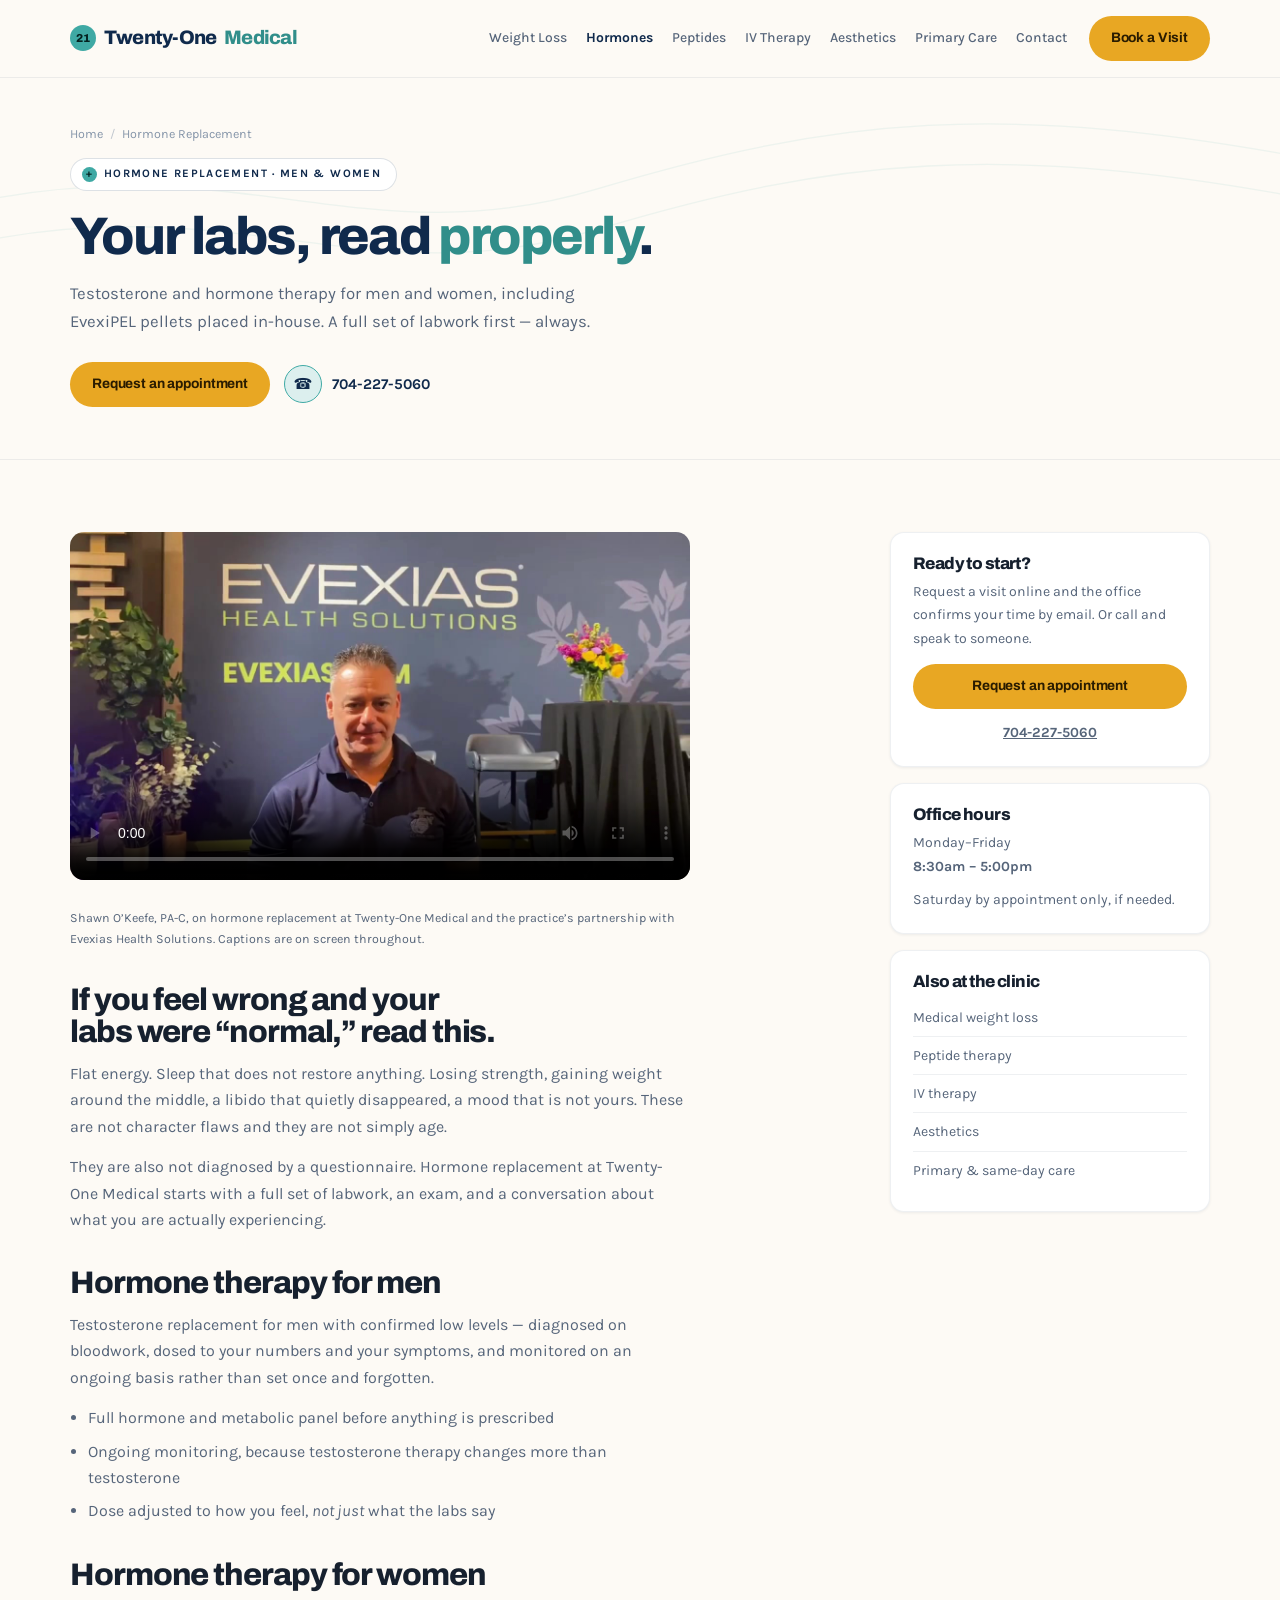
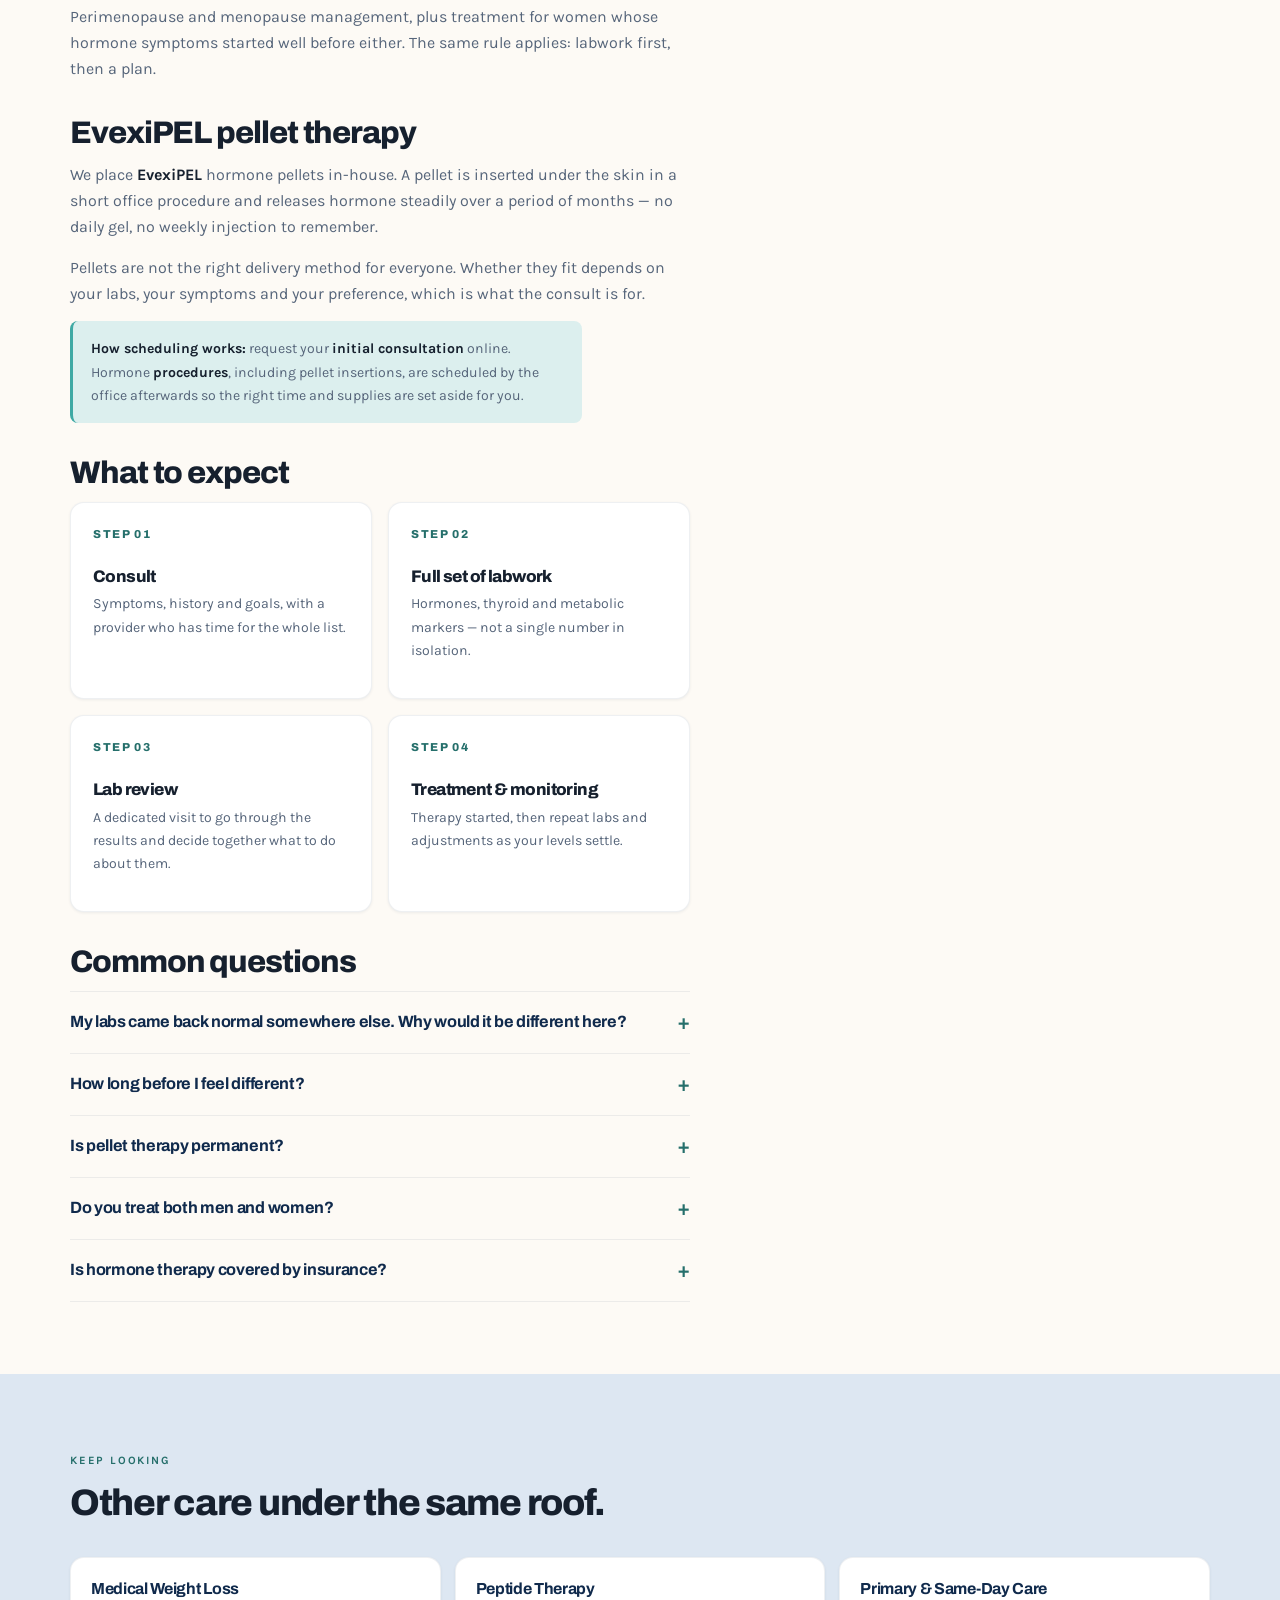
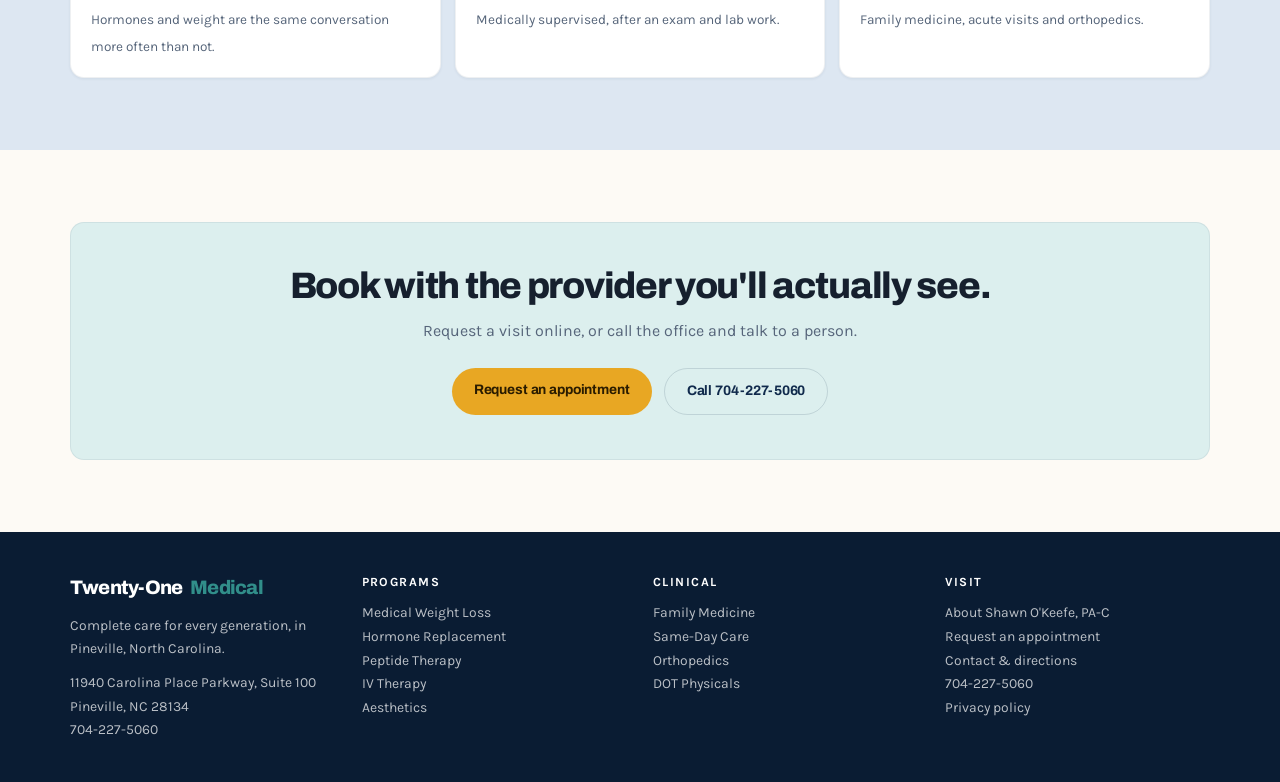
<file: hormone-replacement-therapy/index.html>
<!DOCTYPE html>
<html lang="en">
<head>
<!-- Google Tag Manager -->
<script>(function(w,d,s,l,i){w[l]=w[l]||[];w[l].push({'gtm.start':
new Date().getTime(),event:'gtm.js'});var f=d.getElementsByTagName(s)[0],
j=d.createElement(s),dl=l!='dataLayer'?'&l='+l:'';j.async=true;j.src=
'https://www.googletagmanager.com/gtm.js?id='+i+dl;f.parentNode.insertBefore(j,f);
})(window,document,'script','dataLayer','GTM-T753M357');</script>
<!-- End Google Tag Manager -->
<meta charset="UTF-8">
<meta name="viewport" content="width=device-width, initial-scale=1.0">
<meta name="description" content="HRT for men and women in Pineville, NC, including EvexiPEL pellet therapy placed in-house. A full set of labwork first, monitoring throughout.">
<title>Hormone Replacement Therapy in Pineville, NC | Men &amp; Women | Twenty-One Medical</title>
<link rel="canonical" href="https://twentyonemedical.com/hormone-replacement-therapy/">
<!-- BugHerd client feedback - staging hosts only. -->
<script>
(function () {
  var h = window.location.hostname;
  if (h.indexOf(".netlify.app") === -1 && h !== "localhost" && h !== "127.0.0.1") return;
  var s = document.createElement("script");
  s.type = "text/javascript";
  s.async = true;
  s.src = "https://www.bugherd.com/sidebarv2.js?apikey=fqhvagajwsftqvzzpdaqkg";
  document.head.appendChild(s);
})();
</script>
<link rel="preconnect" href="https://fonts.googleapis.com">
<link rel="preconnect" href="https://fonts.gstatic.com" crossorigin>
<link href="https://fonts.googleapis.com/css2?family=Archivo:wght@500;600;700;800;900&family=Karla:wght@400;500;600;700&display=swap" rel="stylesheet">
<link rel="stylesheet" href="/assets/site.css">
<link rel="stylesheet" href="/assets/photos.css">
<script type="application/ld+json">
{
  "@context": "https://schema.org",
  "@type": "MedicalClinic",
  "name": "Twenty-One Medical PLLC",
  "url": "https://twentyonemedical.com",
  "telephone": "+1-704-227-5060",
  "address": {
    "@type": "PostalAddress",
    "streetAddress": "11940 Carolina Place Parkway, Suite 100",
    "addressLocality": "Pineville",
    "addressRegion": "NC",
    "postalCode": "28134",
    "addressCountry": "US"
  },
  "openingHoursSpecification": [
    {
      "@type": "OpeningHoursSpecification",
      "dayOfWeek": ["Monday", "Tuesday", "Wednesday", "Thursday", "Friday"],
      "opens": "08:30",
      "closes": "17:00"
    }
  ],
  "medicalSpecialty": ["PrimaryCare", "Endocrine"],
  "availableService": [
    {"@type": "MedicalTherapy", "name": "Medical weight loss"},
    {"@type": "MedicalTherapy", "name": "Hormone replacement therapy"},
    {"@type": "MedicalTherapy", "name": "Peptide therapy"},
    {"@type": "MedicalTherapy", "name": "IV therapy"},
    {"@type": "MedicalTherapy", "name": "Laser hair removal"}
  ]
}
</script>

</head>
<body>
<!-- Google Tag Manager (noscript) -->
<noscript><iframe src="https://www.googletagmanager.com/ns.html?id=GTM-T753M357"
height="0" width="0" style="display:none;visibility:hidden"></iframe></noscript>
<!-- End Google Tag Manager (noscript) -->
<nav>
  <div class="shell nav-in">
    <a class="logo" href="/" style="text-decoration:none"><span class="dot">21</span>Twenty-One <span>Medical</span></a>
    <div class="nav-sp"></div>
    <button class="nav-toggle" id="navToggle" aria-expanded="false" aria-controls="navLinks" aria-label="Menu">&#9776;</button>
    <div class="nav-links" id="navLinks">
      <a href="/medical-weight-loss/">Weight Loss</a>
      <a href="/hormone-replacement-therapy/" aria-current="page">Hormones</a>
      <a href="/peptide-therapy/">Peptides</a>
      <a href="/iv-therapy/">IV Therapy</a>
      <a href="/laser-treatments/">Aesthetics</a>
      <a href="/clinical-care/">Primary Care</a>
      <a href="/contact/">Contact</a>
    </div>
    <a class="btn btn-gold" href="/book-online/">Book a Visit</a>
  </div>
</nav>

<header class="phero">
  <svg class="contours" viewBox="0 0 1200 600" preserveAspectRatio="xMidYMid slice" aria-hidden="true">
    <g fill="none" stroke="var(--teal)" stroke-opacity=".16" stroke-width="1.2">
      <path d="M-40 470 C 180 400, 300 520, 520 452 S 900 360, 1240 424"/>
      <path d="M-40 508 C 180 438, 300 558, 520 490 S 900 398, 1240 462"/>
      <path d="M-40 546 C 180 476, 300 596, 520 528 S 900 436, 1240 500"/>
      <path d="M-40 120 C 220 60, 340 170, 560 104 S 940 20, 1240 78"/>
      <path d="M-40 158 C 220 98, 340 208, 560 142 S 940 58, 1240 116"/>
    </g>
  </svg>
  <div class="shell">
    <div class="crumb"><a href="/">Home</a> <span>/</span> Hormone Replacement</div>
    <span class="tagpill" style="margin-top:14px"><i>+</i> Hormone replacement &middot; Men &amp; women</span>
    <h1>Your labs, read <em>properly</em>.</h1>
    <p class="lede">Testosterone and hormone therapy for men and women, including EvexiPEL pellets placed in-house. A full set of labwork first &mdash; always.</p>
    <div class="hero-cta">
      <a class="btn btn-gold" href="/book-online/">Request an appointment</a>
      <a class="callpill" href="tel:7042275060"><i>&#9742;</i>704-227-5060</a>
    </div>
  </div>
</header>

<section class="band">
  <div class="shell page-grid">
    <div class="prose">
      <!-- Shawn's hormone-therapy introduction. Captions are burned into the
           picture, so there is no subtitle track to toggle. Poster frame is a
           still from 0.50s, chosen before the first caption appears. Never add
           autoplay: this clip has sound. -->
      <video class="shot lead" controls preload="metadata" playsinline
             poster="/video/pick.jpg" width="1280" height="720"
             style="height:auto;background:#000">
        <source src="/video/new_hormone.mp4" type="video/mp4">
        <p>Your browser cannot play this video.
           <a href="/video/new_hormone.mp4">Download it instead</a>.</p>
      </video>
      <p class="shot-note">Shawn O&rsquo;Keefe, PA-C, on hormone replacement at Twenty-One Medical and the practice&rsquo;s partnership with Evexias Health Solutions. Captions are on screen throughout.</p>

      <h2>If you feel wrong and your labs were &ldquo;normal,&rdquo; read this.</h2>
      <p>Flat energy. Sleep that does not restore anything. Losing strength, gaining weight around the middle, a libido that quietly disappeared, a mood that is not yours. These are not character flaws and they are not simply age.</p>
      <p>They are also not diagnosed by a questionnaire. Hormone replacement at Twenty-One Medical starts with a full set of labwork, an exam, and a conversation about what you are actually experiencing.</p>

      <h2>Hormone therapy for men</h2>
      <p>Testosterone replacement for men with confirmed low levels &mdash; diagnosed on bloodwork, dosed to your numbers and your symptoms, and monitored on an ongoing basis rather than set once and forgotten.</p>
      <ul>
        <li>Full hormone and metabolic panel before anything is prescribed</li>
        <li>Ongoing monitoring, because testosterone therapy changes more than testosterone</li>
        <li>Dose adjusted to how you feel, <em>not just</em> what the labs say</li>
      </ul>

      <h2>Hormone therapy for women</h2>
      <p>Perimenopause and menopause management, plus treatment for women whose hormone symptoms started well before either. The same rule applies: labwork first, then a plan.</p>

      <h2>EvexiPEL pellet therapy</h2>
      <p>We place <strong>EvexiPEL</strong> hormone pellets in-house. A pellet is inserted under the skin in a short office procedure and releases hormone steadily over a period of months &mdash; no daily gel, no weekly injection to remember.</p>
      <p>Pellets are not the right delivery method for everyone. Whether they fit depends on your labs, your symptoms and your preference, which is what the consult is for.</p>
      <div class="mednote"><b>How scheduling works:</b> request your <strong>initial consultation</strong> online. Hormone <strong>procedures</strong>, including pellet insertions, are scheduled by the office afterwards so the right time and supplies are set aside for you.</div>

      <h2>What to expect</h2>
      <div class="cards" style="margin-bottom:26px">
        <div class="card"><span class="num">STEP 01</span><h3>Consult</h3><p>Symptoms, history and goals, with a provider who has time for the whole list.</p></div>
        <div class="card"><span class="num">STEP 02</span><h3>Full set of labwork</h3><p>Hormones, thyroid and metabolic markers &mdash; not a single number in isolation.</p></div>
        <div class="card"><span class="num">STEP 03</span><h3>Lab review</h3><p>A dedicated visit to go through the results and decide together what to do about them.</p></div>
        <div class="card"><span class="num">STEP 04</span><h3>Treatment &amp; monitoring</h3><p>Therapy started, then repeat labs and adjustments as your levels settle.</p></div>
      </div>

      <h2>Common questions</h2>
      <div class="faq">
        <details><summary>My labs came back normal somewhere else. Why would it be different here?</summary><p>&ldquo;Normal&rdquo; is a reference range covering a very wide population, and a single testosterone or TSH value does not describe a hormone system. We run a fuller set of labwork and read it against your symptoms rather than against the bottom edge of a range.</p></details>
        <details><summary>How long before I feel different?</summary><p>It varies by person and by therapy. Most people notice changes over weeks rather than days, which is why the follow-up labs matter as much as the first prescription.</p></details>
        <details><summary>Is pellet therapy permanent?</summary><p>No. Pellets release over a period of months and are re-placed on a schedule. If it is not working for you, you stop.</p></details>
        <details><summary>Do you treat both men and women?</summary><p>Yes. Both are treated here, and both start the same way &mdash; with a consult, lab work and an individualized plan.</p></details>
        <details><summary>Is hormone therapy covered by insurance?</summary><p>It depends on the plan and the therapy. Pellet procedures in particular are often not covered. Call the office and we will check yours before you book.</p></details>
      </div>
    </div>
    <aside class="side">
      <div class="sidecard">
        <h3>Ready to start?</h3>
        <p>Request a visit online and the office confirms your time by email. Or call and speak to someone.</p>
        <a class="btn btn-gold" href="/book-online/">Request an appointment</a>
        <p style="margin:12px 0 0;text-align:center"><a href="tel:7042275060" style="font-weight:700">704-227-5060</a></p>
      </div>
      <div class="sidecard">
        <h3>Office hours</h3>
        <p style="margin:0">Monday&ndash;Friday<br><strong>8:30am &ndash; 5:00pm</strong></p>
        <p style="margin:10px 0 0">Saturday by appointment only, if needed.</p>
      </div>
      <div class="sidecard">
        <h3>Also at the clinic</h3>
        <ul>
          <li><a href="/medical-weight-loss/">Medical weight loss</a></li>
          <li><a href="/peptide-therapy/">Peptide therapy</a></li>
          <li><a href="/iv-therapy/">IV therapy</a></li>
          <li><a href="/laser-treatments/">Aesthetics</a></li>
          <li><a href="/clinical-care/">Primary &amp; same-day care</a></li>
        </ul>
      </div>
    </aside>
  </div>
</section>
<section class="band tint">
  <div class="shell">
    <div class="sec-head"><span class="eyebrow">Keep looking</span><h2>Other care under the same roof.</h2></div>
    <div class="related">
      <a href="/medical-weight-loss/"><b>Medical Weight Loss</b><span>Hormones and weight are the same conversation more often than not.</span></a>
      <a href="/peptide-therapy/"><b>Peptide Therapy</b><span>Medically supervised, after an exam and lab work.</span></a>
      <a href="/clinical-care/"><b>Primary &amp; Same-Day Care</b><span>Family medicine, acute visits and orthopedics.</span></a>
    </div>
  </div>
</section>
<section class="band">
  <div class="shell">
    <div class="final">
      <h2>Book with the provider you'll actually see.</h2>
      <p>Request a visit online, or call the office and talk to a person.</p>
      <div class="row">
        <a class="btn btn-gold" href="/book-online/">Request an appointment</a>
        <a class="btn btn-outline" href="tel:7042275060">Call 704-227-5060</a>
      </div>
    </div>
  </div>
</section>

<footer class="site">
  <div class="shell f-grid">
    <div><div class="logo" style="margin-bottom:10px">Twenty-One <span>Medical</span></div>
      <p>Complete care for every generation, in Pineville, North Carolina.</p>
      <p style="margin-top:10px">11940 Carolina Place Parkway, Suite 100<br>Pineville, NC 28134<br><a href="tel:7042275060">704-227-5060</a></p></div>
    <div><b>Programs</b><ul>
      <li><a href="/medical-weight-loss/">Medical Weight Loss</a></li>
      <li><a href="/hormone-replacement-therapy/">Hormone Replacement</a></li>
      <li><a href="/peptide-therapy/">Peptide Therapy</a></li>
      <li><a href="/iv-therapy/">IV Therapy</a></li>
      <li><a href="/laser-treatments/">Aesthetics</a></li>
    </ul></div>
    <div><b>Clinical</b><ul>
      <li><a href="/clinical-care/">Family Medicine</a></li>
      <li><a href="/clinical-care/#sameday">Same-Day Care</a></li>
      <li><a href="/clinical-care/#ortho">Orthopedics</a></li>
      <li><a href="/clinical-care/#dot">DOT Physicals</a></li>
    </ul></div>
    <div><b>Visit</b><ul>
      <li><a href="/about/">About Shawn O'Keefe, PA-C</a></li>
      <li><a href="/book-online/">Request an appointment</a></li>
      <li><a href="/contact/">Contact &amp; directions</a></li>
      <li><a href="tel:7042275060">704-227-5060</a></li>
      <li><a href="/privacy-policy/">Privacy policy</a></li>
    </ul></div>
  </div>
</footer>
<script>
(function(){
  var b=document.getElementById('navToggle'), l=document.getElementById('navLinks');
  if(!b||!l) return;
  b.addEventListener('click',function(){
    var open=l.classList.toggle('open');
    b.setAttribute('aria-expanded', open?'true':'false');
  });
})();
</script>
</body>
</html>
</file>
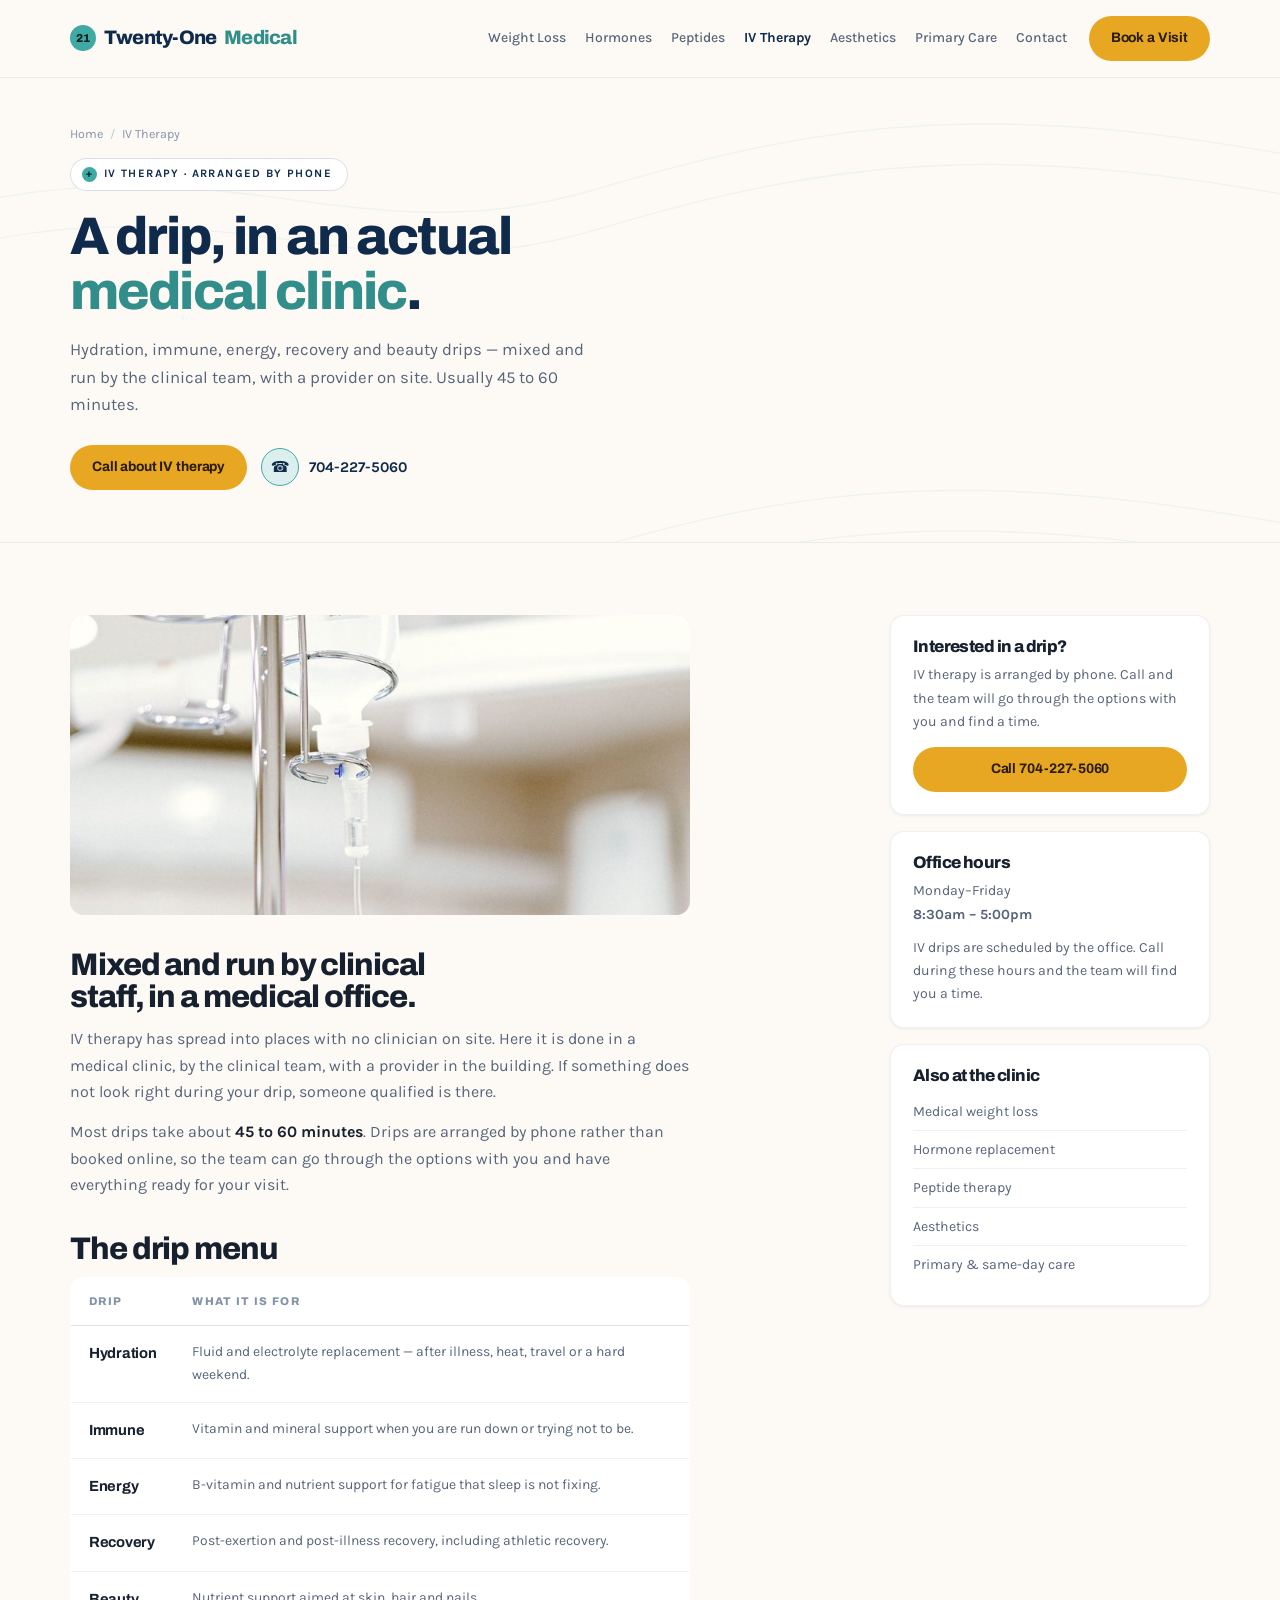
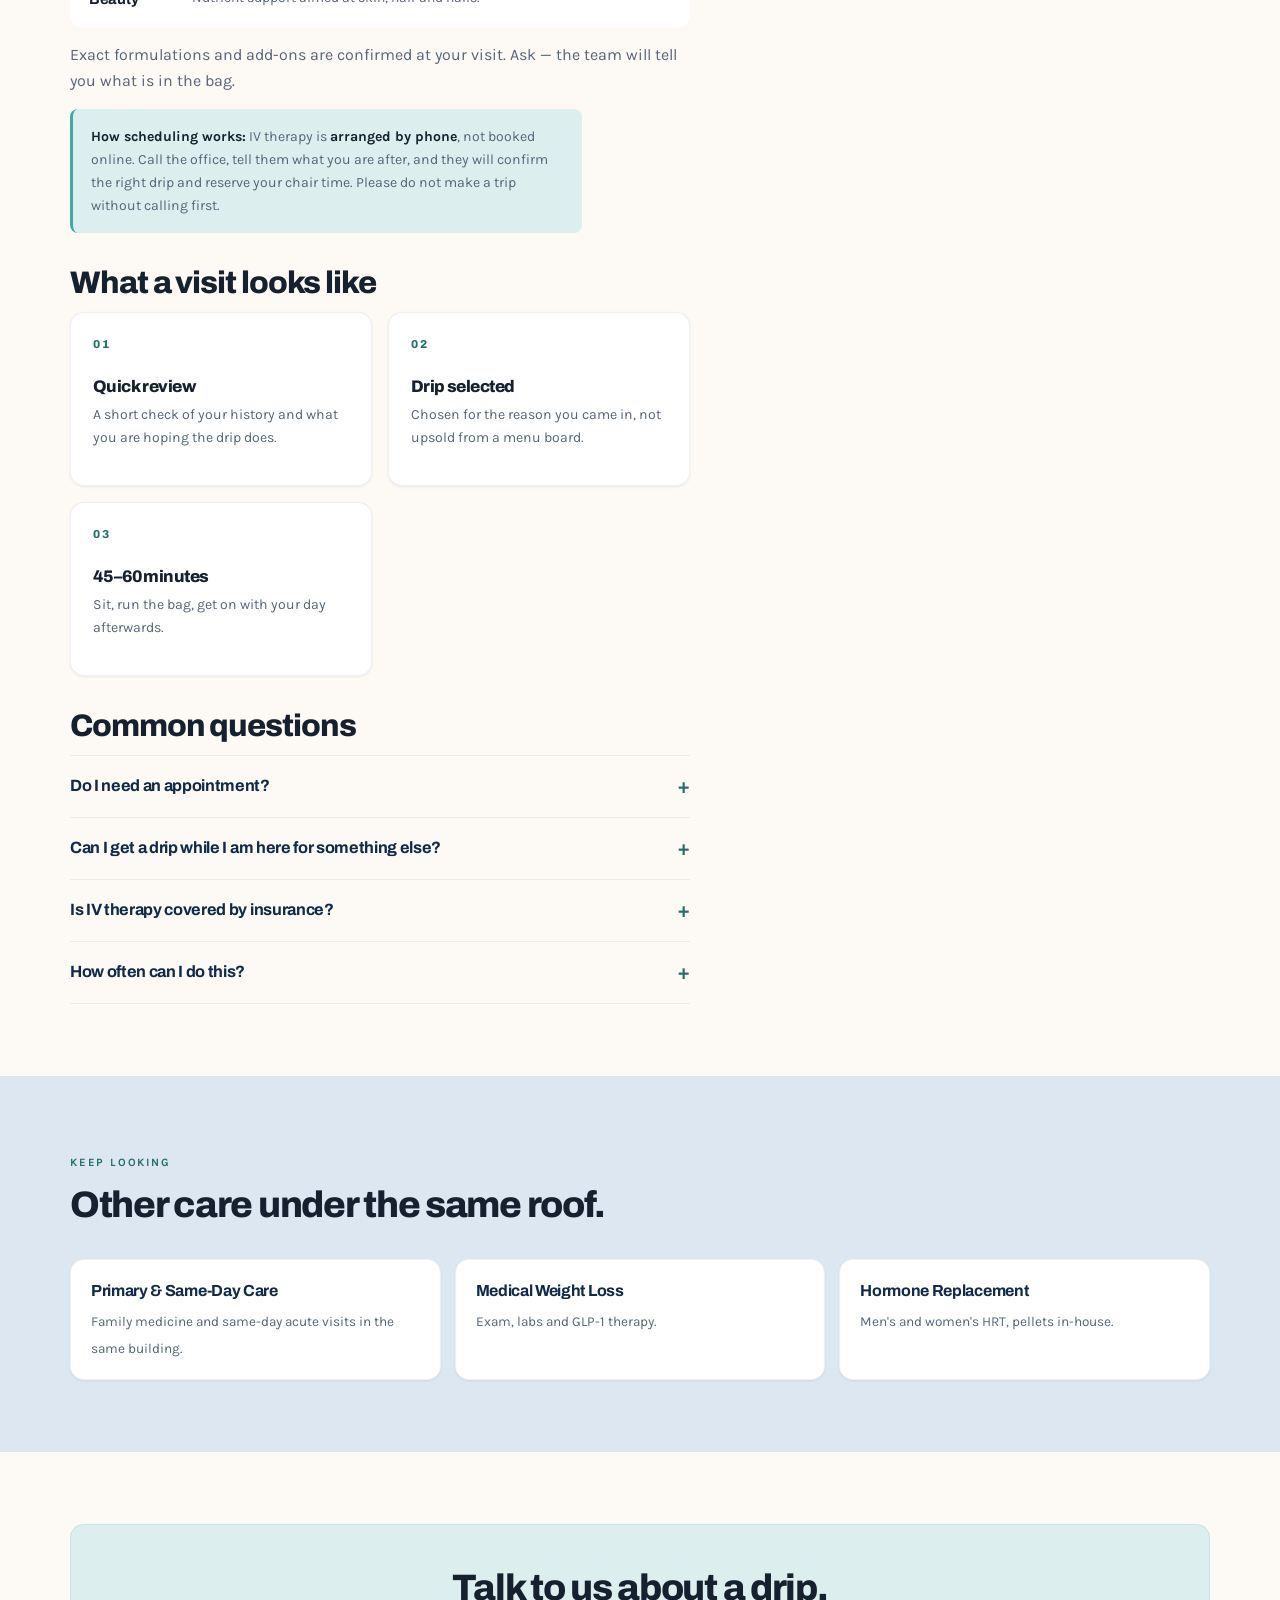
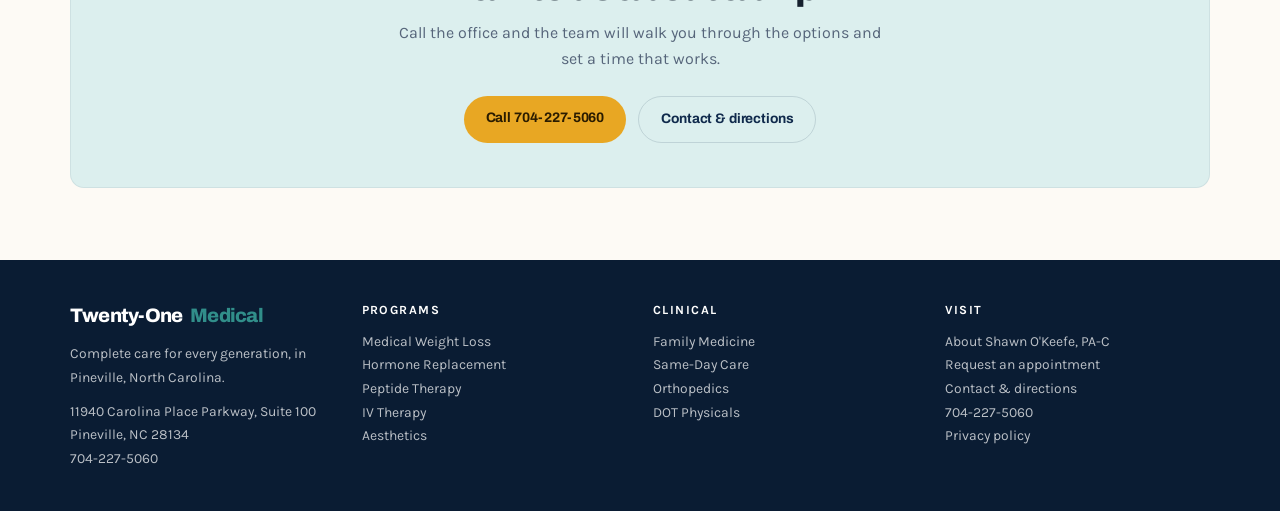
<file: iv-therapy/index.html>
<!DOCTYPE html>
<html lang="en">
<head>
<!-- Google Tag Manager -->
<script>(function(w,d,s,l,i){w[l]=w[l]||[];w[l].push({'gtm.start':
new Date().getTime(),event:'gtm.js'});var f=d.getElementsByTagName(s)[0],
j=d.createElement(s),dl=l!='dataLayer'?'&l='+l:'';j.async=true;j.src=
'https://www.googletagmanager.com/gtm.js?id='+i+dl;f.parentNode.insertBefore(j,f);
})(window,document,'script','dataLayer','GTM-T753M357');</script>
<!-- End Google Tag Manager -->
<meta charset="UTF-8">
<meta name="viewport" content="width=device-width, initial-scale=1.0">
<meta name="description" content="IV therapy in Pineville, NC, mixed and run by clinical staff inside a medical office. Hydration, immune, energy, recovery and beauty drips in 45 to 60 minutes.">
<title>IV Therapy in Pineville, NC | Hydration, Immune, Energy &amp; Recovery Drips | Twenty-One Medical</title>
<link rel="canonical" href="https://twentyonemedical.com/iv-therapy/">
<!-- BugHerd client feedback - staging hosts only. -->
<script>
(function () {
  var h = window.location.hostname;
  if (h.indexOf(".netlify.app") === -1 && h !== "localhost" && h !== "127.0.0.1") return;
  var s = document.createElement("script");
  s.type = "text/javascript";
  s.async = true;
  s.src = "https://www.bugherd.com/sidebarv2.js?apikey=fqhvagajwsftqvzzpdaqkg";
  document.head.appendChild(s);
})();
</script>
<link rel="preconnect" href="https://fonts.googleapis.com">
<link rel="preconnect" href="https://fonts.gstatic.com" crossorigin>
<link href="https://fonts.googleapis.com/css2?family=Archivo:wght@500;600;700;800;900&family=Karla:wght@400;500;600;700&display=swap" rel="stylesheet">
<link rel="stylesheet" href="/assets/site.css">
<link rel="stylesheet" href="/assets/photos.css">
<script type="application/ld+json">
{
  "@context": "https://schema.org",
  "@type": "MedicalClinic",
  "name": "Twenty-One Medical PLLC",
  "url": "https://twentyonemedical.com",
  "telephone": "+1-704-227-5060",
  "address": {
    "@type": "PostalAddress",
    "streetAddress": "11940 Carolina Place Parkway, Suite 100",
    "addressLocality": "Pineville",
    "addressRegion": "NC",
    "postalCode": "28134",
    "addressCountry": "US"
  },
  "openingHoursSpecification": [
    {
      "@type": "OpeningHoursSpecification",
      "dayOfWeek": ["Monday", "Tuesday", "Wednesday", "Thursday", "Friday"],
      "opens": "08:30",
      "closes": "17:00"
    }
  ],
  "medicalSpecialty": ["PrimaryCare", "Endocrine"],
  "availableService": [
    {"@type": "MedicalTherapy", "name": "Medical weight loss"},
    {"@type": "MedicalTherapy", "name": "Hormone replacement therapy"},
    {"@type": "MedicalTherapy", "name": "Peptide therapy"},
    {"@type": "MedicalTherapy", "name": "IV therapy"},
    {"@type": "MedicalTherapy", "name": "Laser hair removal"}
  ]
}
</script>

</head>
<body>
<!-- Google Tag Manager (noscript) -->
<noscript><iframe src="https://www.googletagmanager.com/ns.html?id=GTM-T753M357"
height="0" width="0" style="display:none;visibility:hidden"></iframe></noscript>
<!-- End Google Tag Manager (noscript) -->
<nav>
  <div class="shell nav-in">
    <a class="logo" href="/" style="text-decoration:none"><span class="dot">21</span>Twenty-One <span>Medical</span></a>
    <div class="nav-sp"></div>
    <button class="nav-toggle" id="navToggle" aria-expanded="false" aria-controls="navLinks" aria-label="Menu">&#9776;</button>
    <div class="nav-links" id="navLinks">
      <a href="/medical-weight-loss/">Weight Loss</a>
      <a href="/hormone-replacement-therapy/">Hormones</a>
      <a href="/peptide-therapy/">Peptides</a>
      <a href="/iv-therapy/" aria-current="page">IV Therapy</a>
      <a href="/laser-treatments/">Aesthetics</a>
      <a href="/clinical-care/">Primary Care</a>
      <a href="/contact/">Contact</a>
    </div>
    <a class="btn btn-gold" href="/book-online/">Book a Visit</a>
  </div>
</nav>

<header class="phero">
  <svg class="contours" viewBox="0 0 1200 600" preserveAspectRatio="xMidYMid slice" aria-hidden="true">
    <g fill="none" stroke="var(--teal)" stroke-opacity=".16" stroke-width="1.2">
      <path d="M-40 470 C 180 400, 300 520, 520 452 S 900 360, 1240 424"/>
      <path d="M-40 508 C 180 438, 300 558, 520 490 S 900 398, 1240 462"/>
      <path d="M-40 546 C 180 476, 300 596, 520 528 S 900 436, 1240 500"/>
      <path d="M-40 120 C 220 60, 340 170, 560 104 S 940 20, 1240 78"/>
      <path d="M-40 158 C 220 98, 340 208, 560 142 S 940 58, 1240 116"/>
    </g>
  </svg>
  <div class="shell">
    <div class="crumb"><a href="/">Home</a> <span>/</span> IV Therapy</div>
    <span class="tagpill" style="margin-top:14px"><i>+</i> IV therapy &middot; Arranged by phone</span>
    <h1>A drip, in an actual <em>medical clinic</em>.</h1>
    <p class="lede">Hydration, immune, energy, recovery and beauty drips &mdash; mixed and run by the clinical team, with a provider on site. Usually 45 to 60 minutes.</p>
    <div class="hero-cta">
      <a class="btn btn-gold" href="tel:7042275060">Call about IV therapy</a>
      <a class="callpill" href="tel:7042275060"><i>&#9742;</i>704-227-5060</a>
    </div>
  </div>
</header>

<section class="band">
  <div class="shell page-grid">
    <div class="prose">
      <img class="shot lead fp-iv" src="/img/iv-therapy.jpg" alt="An intravenous drip bag and line hanging from a stand in a treatment room" width="800" height="1200">
      <h2>Mixed and run by clinical staff, in a medical office.</h2>
      <p>IV therapy has spread into places with no clinician on site. Here it is done in a medical clinic, by the clinical team, with a provider in the building. If something does not look right during your drip, someone qualified is there.</p>
      <p>Most drips take about <strong>45 to 60 minutes</strong>. Drips are arranged by phone rather than booked online, so the team can go through the options with you and have everything ready for your visit.</p>

      <h2>The drip menu</h2>
      <table class="menu-tbl">
        <thead><tr><th>Drip</th><th>What it is for</th></tr></thead>
        <tbody>
          <tr><td><b>Hydration</b></td><td class="note">Fluid and electrolyte replacement &mdash; after illness, heat, travel or a hard weekend.</td></tr>
          <tr><td><b>Immune</b></td><td class="note">Vitamin and mineral support when you are run down or trying not to be.</td></tr>
          <tr><td><b>Energy</b></td><td class="note">B-vitamin and nutrient support for fatigue that sleep is not fixing.</td></tr>
          <tr><td><b>Recovery</b></td><td class="note">Post-exertion and post-illness recovery, including athletic recovery.</td></tr>
          <tr><td><b>Beauty</b></td><td class="note">Nutrient support aimed at skin, hair and nails.</td></tr>
        </tbody>
      </table>
      <p style="margin-top:14px">Exact formulations and add-ons are confirmed at your visit. Ask &mdash; the team will tell you what is in the bag.</p>

      <div class="mednote"><b>How scheduling works:</b> IV therapy is <strong>arranged by phone</strong>, not booked online. Call the office, tell them what you are after, and they will confirm the right drip and reserve your chair time. Please do not make a trip without calling first.</div>

      <h2>What a visit looks like</h2>
      <div class="cards" style="margin-bottom:26px">
        <div class="card"><span class="num">01</span><h3>Quick review</h3><p>A short check of your history and what you are hoping the drip does.</p></div>
        <div class="card"><span class="num">02</span><h3>Drip selected</h3><p>Chosen for the reason you came in, not upsold from a menu board.</p></div>
        <div class="card"><span class="num">03</span><h3>45&ndash;60 minutes</h3><p>Sit, run the bag, get on with your day afterwards.</p></div>
      </div>

      <h2>Common questions</h2>
      <div class="faq">
        <details><summary>Do I need an appointment?</summary><p>Yes. Call the office and they will set a time. Drips are prepared for your visit, so turning up without calling means we may not have what you need on hand.</p></details>
        <details><summary>Can I get a drip while I am here for something else?</summary><p>Often it can be lined up with another visit &mdash; one advantage of the IV suite being inside a medical clinic rather than a separate storefront. Mention it when you call and the office will arrange it.</p></details>
        <details><summary>Is IV therapy covered by insurance?</summary><p>Generally not. Call the office for current pricing before you come in.</p></details>
        <details><summary>How often can I do this?</summary><p>That depends on the drip and on you. The provider will tell you what makes sense rather than selling you a package.</p></details>
      </div>
    </div>
    <aside class="side">
      <div class="sidecard">
        <h3>Interested in a drip?</h3>
        <p>IV therapy is arranged by phone. Call and the team will go through the options with you and find a time.</p>
        <a class="btn btn-gold" href="tel:7042275060">Call 704-227-5060</a>
      </div>
      <div class="sidecard">
        <h3>Office hours</h3>
        <p style="margin:0">Monday&ndash;Friday<br><strong>8:30am &ndash; 5:00pm</strong></p>
        <p style="margin:10px 0 0">IV drips are scheduled by the office. Call during these hours and the team will find you a time.</p>
      </div>
      <div class="sidecard">
        <h3>Also at the clinic</h3>
        <ul>
          <li><a href="/medical-weight-loss/">Medical weight loss</a></li>
          <li><a href="/hormone-replacement-therapy/">Hormone replacement</a></li>
          <li><a href="/peptide-therapy/">Peptide therapy</a></li>
          <li><a href="/laser-treatments/">Aesthetics</a></li>
          <li><a href="/clinical-care/">Primary &amp; same-day care</a></li>
        </ul>
      </div>
    </aside>
  </div>
</section>
<section class="band tint">
  <div class="shell">
    <div class="sec-head"><span class="eyebrow">Keep looking</span><h2>Other care under the same roof.</h2></div>
    <div class="related">
      <a href="/clinical-care/"><b>Primary &amp; Same-Day Care</b><span>Family medicine and same-day acute visits in the same building.</span></a>
      <a href="/medical-weight-loss/"><b>Medical Weight Loss</b><span>Exam, labs and GLP-1 therapy.</span></a>
      <a href="/hormone-replacement-therapy/"><b>Hormone Replacement</b><span>Men's and women's HRT, pellets in-house.</span></a>
    </div>
  </div>
</section>
<section class="band">
  <div class="shell">
    <div class="final">
      <h2>Talk to us about a drip.</h2>
      <p>Call the office and the team will walk you through the options and set a time that works.</p>
      <div class="row">
        <a class="btn btn-gold" href="tel:7042275060">Call 704-227-5060</a>
        <a class="btn btn-outline" href="/contact/">Contact &amp; directions</a>
      </div>
    </div>
  </div>
</section>

<footer class="site">
  <div class="shell f-grid">
    <div><div class="logo" style="margin-bottom:10px">Twenty-One <span>Medical</span></div>
      <p>Complete care for every generation, in Pineville, North Carolina.</p>
      <p style="margin-top:10px">11940 Carolina Place Parkway, Suite 100<br>Pineville, NC 28134<br><a href="tel:7042275060">704-227-5060</a></p></div>
    <div><b>Programs</b><ul>
      <li><a href="/medical-weight-loss/">Medical Weight Loss</a></li>
      <li><a href="/hormone-replacement-therapy/">Hormone Replacement</a></li>
      <li><a href="/peptide-therapy/">Peptide Therapy</a></li>
      <li><a href="/iv-therapy/">IV Therapy</a></li>
      <li><a href="/laser-treatments/">Aesthetics</a></li>
    </ul></div>
    <div><b>Clinical</b><ul>
      <li><a href="/clinical-care/">Family Medicine</a></li>
      <li><a href="/clinical-care/#sameday">Same-Day Care</a></li>
      <li><a href="/clinical-care/#ortho">Orthopedics</a></li>
      <li><a href="/clinical-care/#dot">DOT Physicals</a></li>
    </ul></div>
    <div><b>Visit</b><ul>
      <li><a href="/about/">About Shawn O'Keefe, PA-C</a></li>
      <li><a href="/book-online/">Request an appointment</a></li>
      <li><a href="/contact/">Contact &amp; directions</a></li>
      <li><a href="tel:7042275060">704-227-5060</a></li>
      <li><a href="/privacy-policy/">Privacy policy</a></li>
    </ul></div>
  </div>
</footer>
<script>
(function(){
  var b=document.getElementById('navToggle'), l=document.getElementById('navLinks');
  if(!b||!l) return;
  b.addEventListener('click',function(){
    var open=l.classList.toggle('open');
    b.setAttribute('aria-expanded', open?'true':'false');
  });
})();
</script>
</body>
</html>
</file>
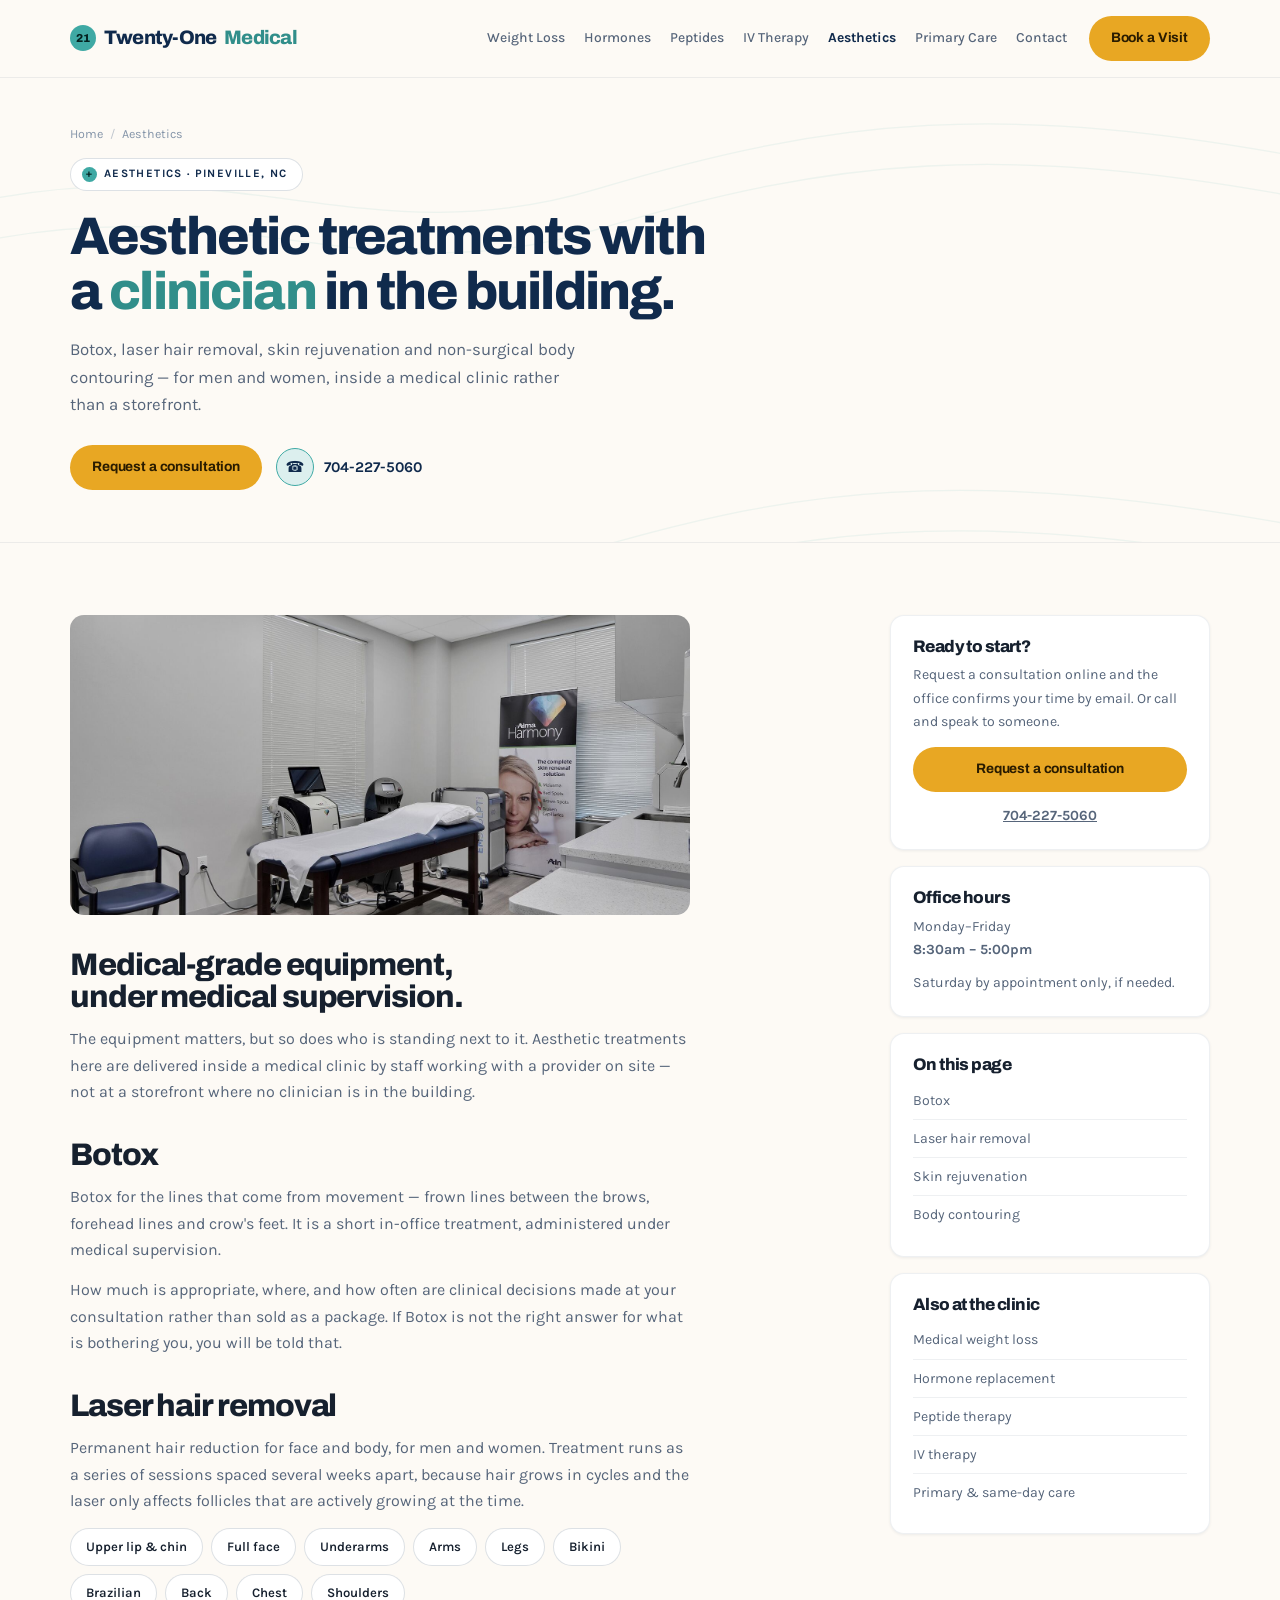
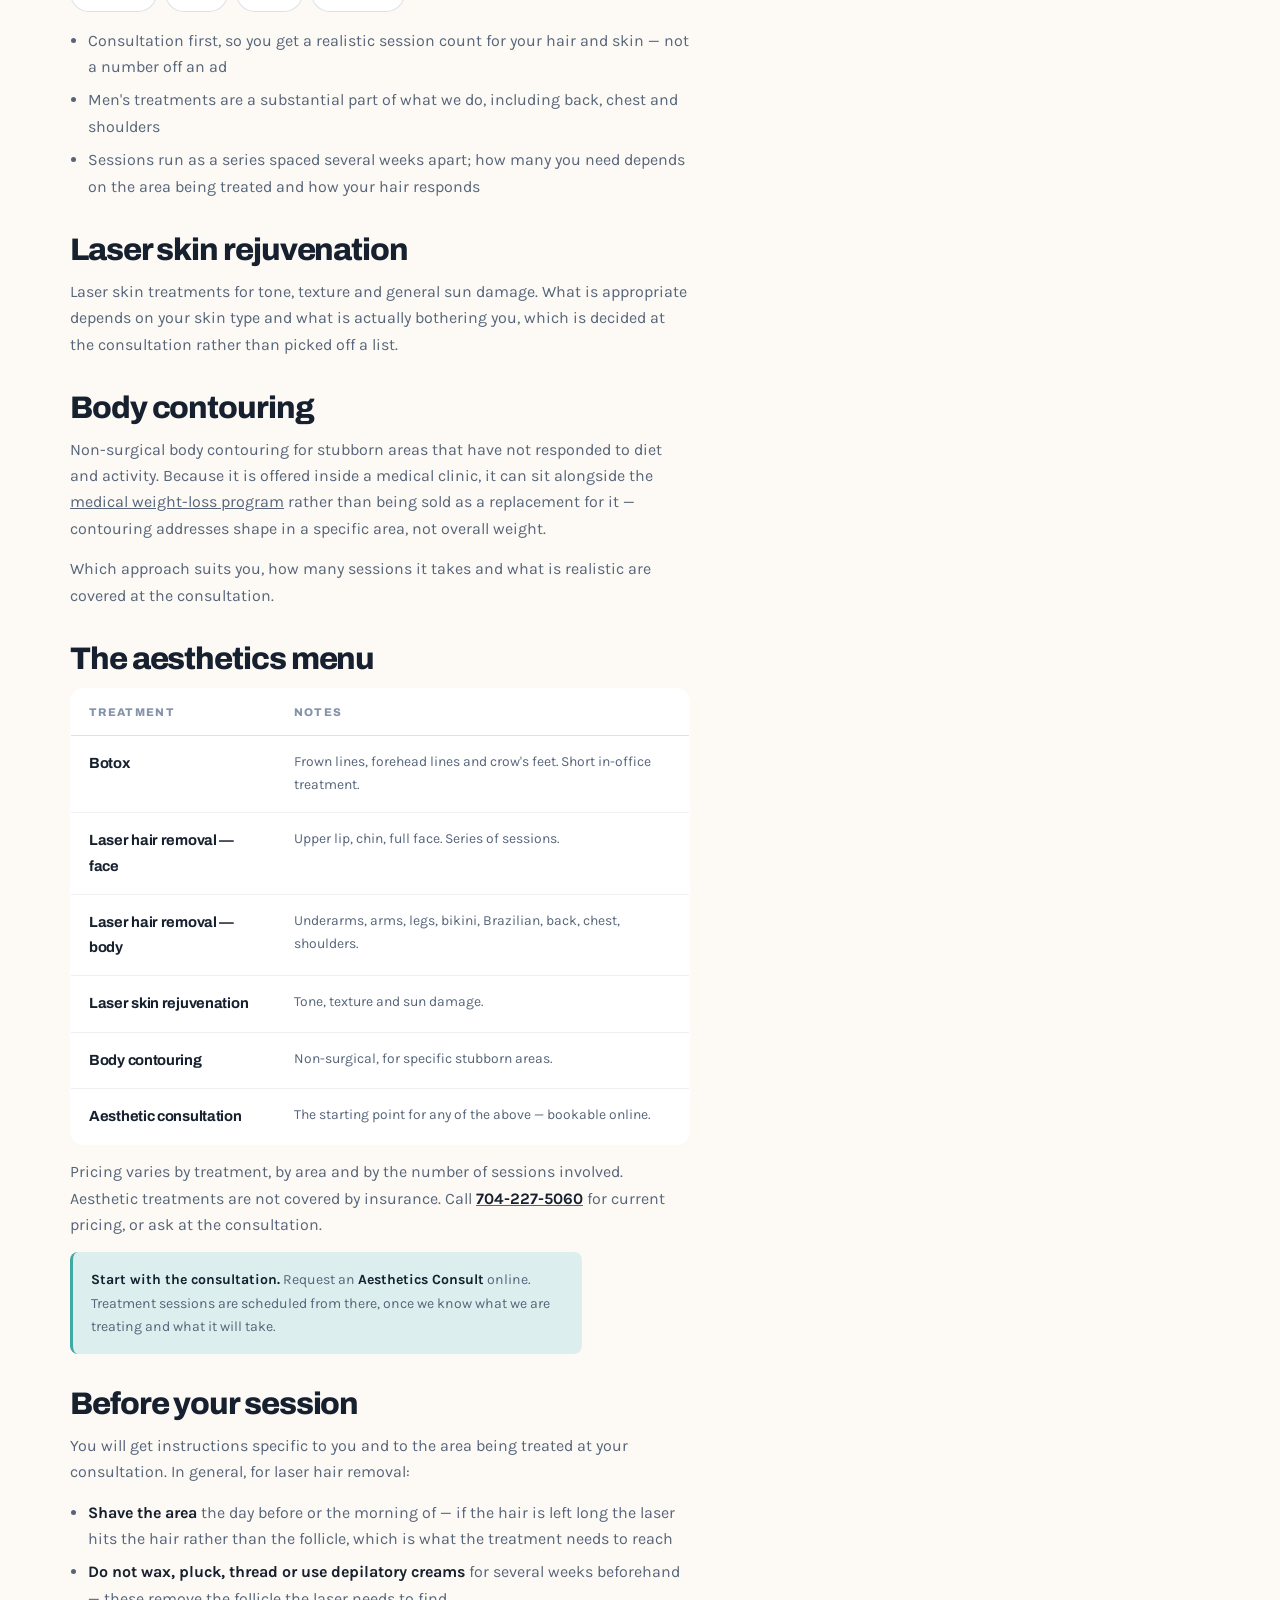
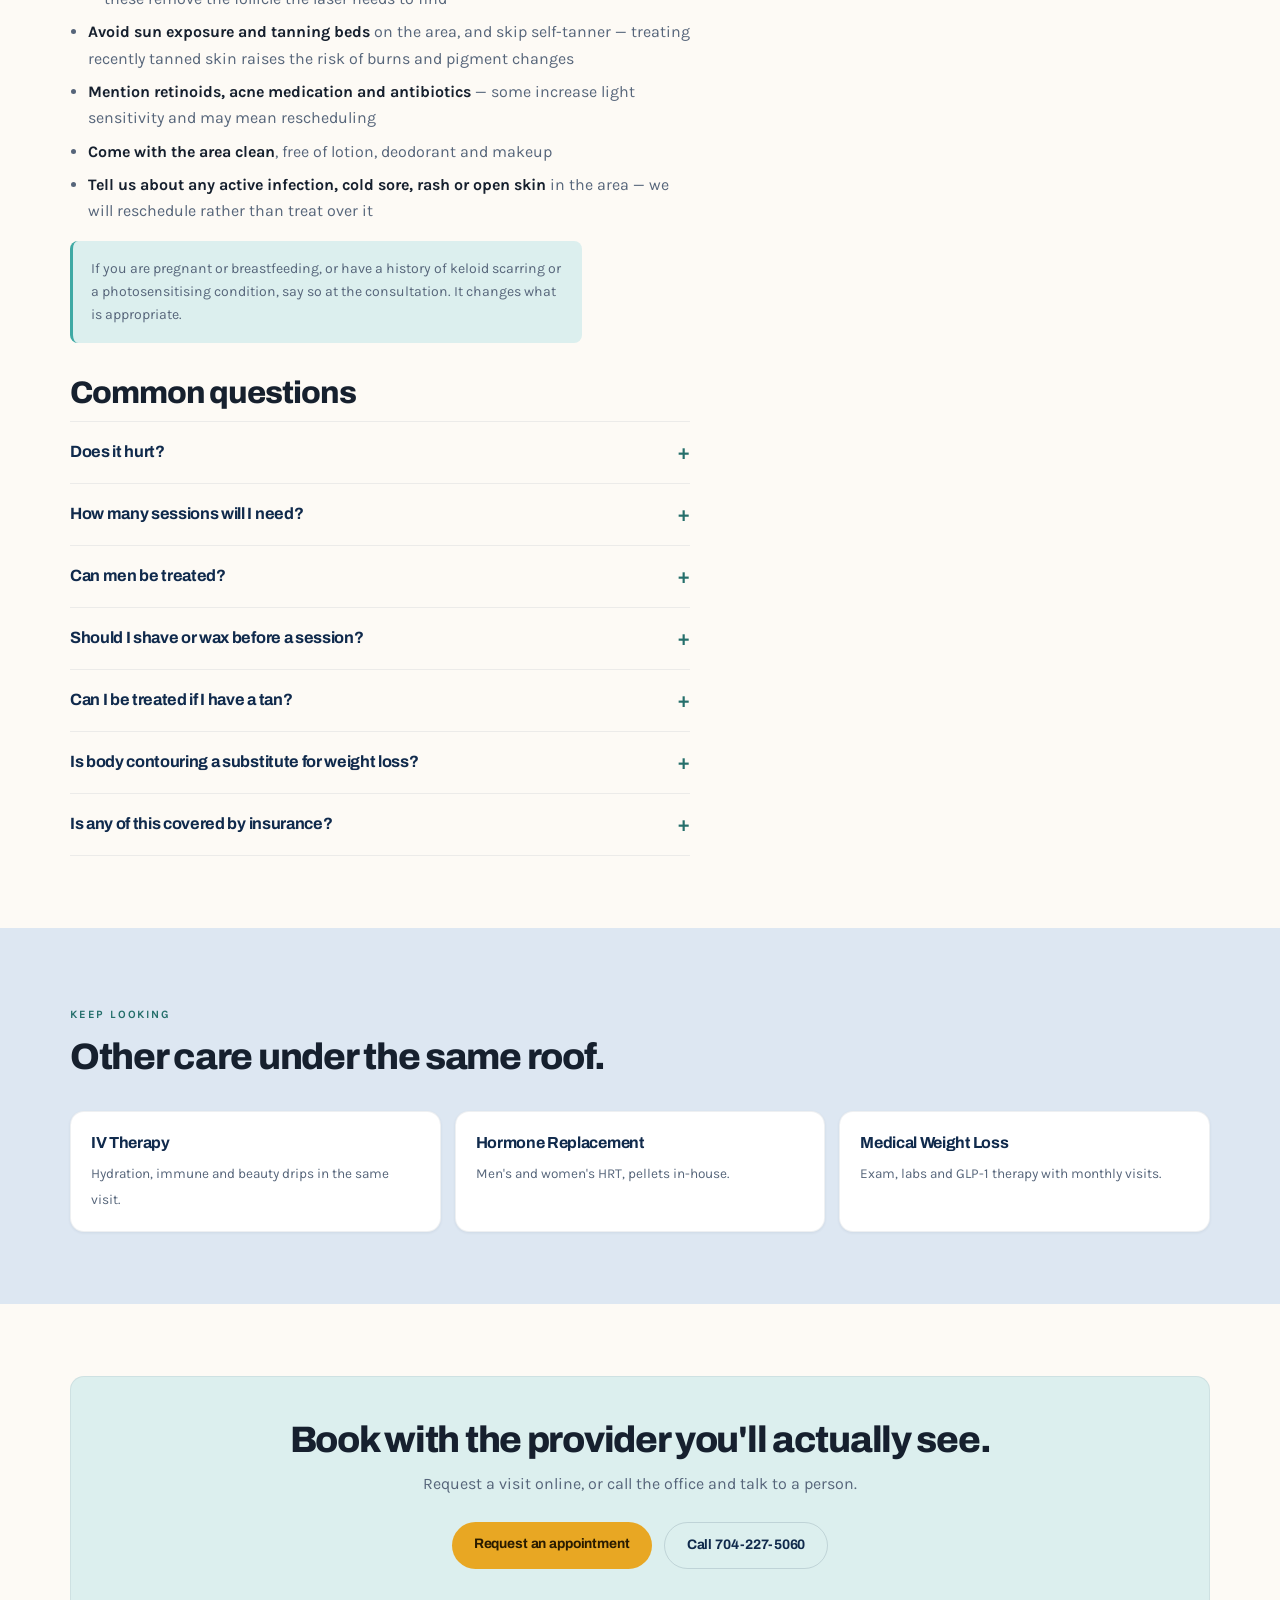
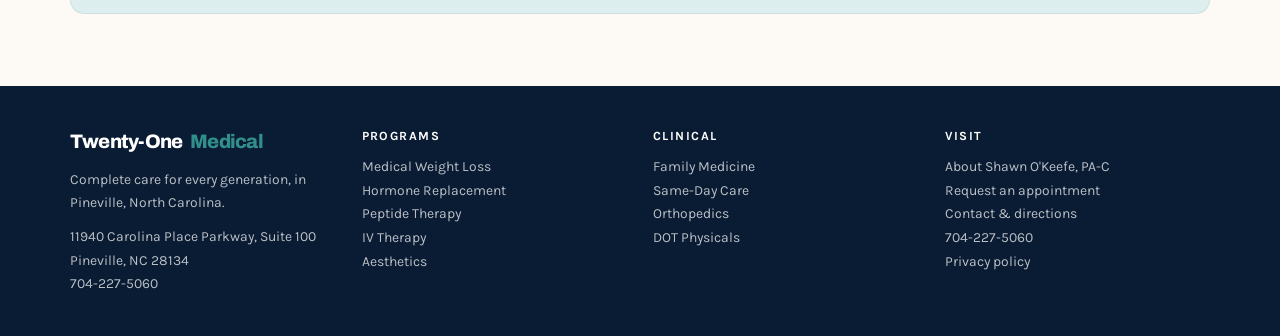
<file: laser-treatments/index.html>
<!DOCTYPE html>
<html lang="en">
<head>
<!-- Google Tag Manager -->
<script>(function(w,d,s,l,i){w[l]=w[l]||[];w[l].push({'gtm.start':
new Date().getTime(),event:'gtm.js'});var f=d.getElementsByTagName(s)[0],
j=d.createElement(s),dl=l!='dataLayer'?'&l='+l:'';j.async=true;j.src=
'https://www.googletagmanager.com/gtm.js?id='+i+dl;f.parentNode.insertBefore(j,f);
})(window,document,'script','dataLayer','GTM-T753M357');</script>
<!-- End Google Tag Manager -->
<meta charset="UTF-8">
<meta name="viewport" content="width=device-width, initial-scale=1.0">
<meta name="description" content="Aesthetics in Pineville, NC - Botox, laser hair removal, laser skin rejuvenation and non-surgical body contouring, delivered inside a medical clinic under medical supervision.">
<title>Aesthetics in Pineville, NC | Botox, Laser Hair Removal &amp; Body Contouring | Twenty-One Medical</title>
<link rel="canonical" href="https://twentyonemedical.com/laser-treatments/">
<!-- BugHerd client feedback - staging hosts only. -->
<script>
(function () {
  var h = window.location.hostname;
  if (h.indexOf(".netlify.app") === -1 && h !== "localhost" && h !== "127.0.0.1") return;
  var s = document.createElement("script");
  s.type = "text/javascript";
  s.async = true;
  s.src = "https://www.bugherd.com/sidebarv2.js?apikey=fqhvagajwsftqvzzpdaqkg";
  document.head.appendChild(s);
})();
</script>
<link rel="preconnect" href="https://fonts.googleapis.com">
<link rel="preconnect" href="https://fonts.gstatic.com" crossorigin>
<link href="https://fonts.googleapis.com/css2?family=Archivo:wght@500;600;700;800;900&family=Karla:wght@400;500;600;700&display=swap" rel="stylesheet">
<link rel="stylesheet" href="/assets/site.css">
<link rel="stylesheet" href="/assets/photos.css">
<script type="application/ld+json">
{
  "@context": "https://schema.org",
  "@type": "MedicalClinic",
  "name": "Twenty-One Medical PLLC",
  "url": "https://twentyonemedical.com",
  "telephone": "+1-704-227-5060",
  "address": {
    "@type": "PostalAddress",
    "streetAddress": "11940 Carolina Place Parkway, Suite 100",
    "addressLocality": "Pineville",
    "addressRegion": "NC",
    "postalCode": "28134",
    "addressCountry": "US"
  },
  "openingHoursSpecification": [
    {
      "@type": "OpeningHoursSpecification",
      "dayOfWeek": ["Monday", "Tuesday", "Wednesday", "Thursday", "Friday"],
      "opens": "08:30",
      "closes": "17:00"
    }
  ],
  "medicalSpecialty": ["PrimaryCare", "Endocrine"],
  "availableService": [
    {"@type": "MedicalTherapy", "name": "Medical weight loss"},
    {"@type": "MedicalTherapy", "name": "Hormone replacement therapy"},
    {"@type": "MedicalTherapy", "name": "Peptide therapy"},
    {"@type": "MedicalTherapy", "name": "IV therapy"},
    {"@type": "MedicalTherapy", "name": "Laser hair removal"},
    {"@type": "MedicalTherapy", "name": "Laser skin rejuvenation"},
    {"@type": "MedicalTherapy", "name": "Botox"},
    {"@type": "MedicalTherapy", "name": "Non-surgical body contouring"}
  ]
}
</script>

</head>
<body>
<!-- Google Tag Manager (noscript) -->
<noscript><iframe src="https://www.googletagmanager.com/ns.html?id=GTM-T753M357"
height="0" width="0" style="display:none;visibility:hidden"></iframe></noscript>
<!-- End Google Tag Manager (noscript) -->
<nav>
  <div class="shell nav-in">
    <a class="logo" href="/" style="text-decoration:none"><span class="dot">21</span>Twenty-One <span>Medical</span></a>
    <div class="nav-sp"></div>
    <button class="nav-toggle" id="navToggle" aria-expanded="false" aria-controls="navLinks" aria-label="Menu">&#9776;</button>
    <div class="nav-links" id="navLinks">
      <a href="/medical-weight-loss/">Weight Loss</a>
      <a href="/hormone-replacement-therapy/">Hormones</a>
      <a href="/peptide-therapy/">Peptides</a>
      <a href="/iv-therapy/">IV Therapy</a>
      <a href="/laser-treatments/" aria-current="page">Aesthetics</a>
      <a href="/clinical-care/">Primary Care</a>
      <a href="/contact/">Contact</a>
    </div>
    <a class="btn btn-gold" href="/book-online/">Book a Visit</a>
  </div>
</nav>

<header class="phero">
  <svg class="contours" viewBox="0 0 1200 600" preserveAspectRatio="xMidYMid slice" aria-hidden="true">
    <g fill="none" stroke="var(--teal)" stroke-opacity=".16" stroke-width="1.2">
      <path d="M-40 470 C 180 400, 300 520, 520 452 S 900 360, 1240 424"/>
      <path d="M-40 508 C 180 438, 300 558, 520 490 S 900 398, 1240 462"/>
      <path d="M-40 546 C 180 476, 300 596, 520 528 S 900 436, 1240 500"/>
      <path d="M-40 120 C 220 60, 340 170, 560 104 S 940 20, 1240 78"/>
      <path d="M-40 158 C 220 98, 340 208, 560 142 S 940 58, 1240 116"/>
    </g>
  </svg>
  <div class="shell">
    <div class="crumb"><a href="/">Home</a> <span>/</span> Aesthetics</div>
    <span class="tagpill" style="margin-top:14px"><i>+</i> Aesthetics &middot; Pineville, NC</span>
    <h1>Aesthetic treatments with a <em>clinician</em> in the building.</h1>
    <p class="lede">Botox, laser hair removal, skin rejuvenation and non-surgical body contouring &mdash; for men and women, inside a medical clinic rather than a storefront.</p>
    <div class="hero-cta">
      <a class="btn btn-gold" href="/book-online/">Request a consultation</a>
      <a class="callpill" href="tel:7042275060"><i>&#9742;</i>704-227-5060</a>
    </div>
  </div>
</header>

<section class="band">
  <div class="shell page-grid">
    <div class="prose">
      <img class="shot lead" src="/img/laser-room.jpg" alt="The aesthetic treatment room at Twenty-One Medical" width="1600" height="1200">
      <h2>Medical-grade equipment, under medical supervision.</h2>
      <p>The equipment matters, but so does who is standing next to it. Aesthetic treatments here are delivered inside a medical clinic by staff working with a provider on site &mdash; not at a storefront where no clinician is in the building.</p>

      <h2 id="botox">Botox</h2>
      <p>Botox for the lines that come from movement &mdash; frown lines between the brows, forehead lines and crow's feet. It is a short in-office treatment, administered under medical supervision.</p>
      <p>How much is appropriate, where, and how often are clinical decisions made at your consultation rather than sold as a package. If Botox is not the right answer for what is bothering you, you will be told that.</p>

      <h2 id="hair">Laser hair removal</h2>
      <p>Permanent hair reduction for face and body, for men and women. Treatment runs as a series of sessions spaced several weeks apart, because hair grows in cycles and the laser only affects follicles that are actively growing at the time.</p>
      <div class="pills" style="margin-bottom:16px">
        <span>Upper lip &amp; chin</span><span>Full face</span><span>Underarms</span><span>Arms</span>
        <span>Legs</span><span>Bikini</span><span>Brazilian</span><span>Back</span><span>Chest</span><span>Shoulders</span>
      </div>
      <ul>
        <li>Consultation first, so you get a realistic session count for your hair and skin &mdash; not a number off an ad</li>
        <li>Men's treatments are a substantial part of what we do, including back, chest and shoulders</li>
        <li>Sessions run as a series spaced several weeks apart; how many you need depends on the area being treated and how your hair responds</li>
      </ul>

      <h2 id="skin">Laser skin rejuvenation</h2>
      <p>Laser skin treatments for tone, texture and general sun damage. What is appropriate depends on your skin type and what is actually bothering you, which is decided at the consultation rather than picked off a list.</p>

      <h2 id="contouring">Body contouring</h2>
      <p>Non-surgical body contouring for stubborn areas that have not responded to diet and activity. Because it is offered inside a medical clinic, it can sit alongside the <a href="/medical-weight-loss/">medical weight-loss program</a> rather than being sold as a replacement for it &mdash; contouring addresses shape in a specific area, not overall weight.</p>
      <p>Which approach suits you, how many sessions it takes and what is realistic are covered at the consultation.</p>

      <h2>The aesthetics menu</h2>
      <table class="menu-tbl">
        <thead><tr><th>Treatment</th><th>Notes</th></tr></thead>
        <tbody>
          <tr><td><b>Botox</b></td><td class="note">Frown lines, forehead lines and crow's feet. Short in-office treatment.</td></tr>
          <tr><td><b>Laser hair removal &mdash; face</b></td><td class="note">Upper lip, chin, full face. Series of sessions.</td></tr>
          <tr><td><b>Laser hair removal &mdash; body</b></td><td class="note">Underarms, arms, legs, bikini, Brazilian, back, chest, shoulders.</td></tr>
          <tr><td><b>Laser skin rejuvenation</b></td><td class="note">Tone, texture and sun damage.</td></tr>
          <tr><td><b>Body contouring</b></td><td class="note">Non-surgical, for specific stubborn areas.</td></tr>
          <tr><td><b>Aesthetic consultation</b></td><td class="note">The starting point for any of the above &mdash; bookable online.</td></tr>
        </tbody>
      </table>
      <p style="margin-top:14px">Pricing varies by treatment, by area and by the number of sessions involved. Aesthetic treatments are not covered by insurance. Call <a href="tel:7042275060"><strong>704-227-5060</strong></a> for current pricing, or ask at the consultation.</p>

      <div class="mednote"><b>Start with the consultation.</b> Request an <strong>Aesthetics Consult</strong> online. Treatment sessions are scheduled from there, once we know what we are treating and what it will take.</div>

      <h2>Before your session</h2>
      <p>You will get instructions specific to you and to the area being treated at your consultation. In general, for laser hair removal:</p>
      <ul>
        <li><strong>Shave the area</strong> the day before or the morning of &mdash; if the hair is left long the laser hits the hair rather than the follicle, which is what the treatment needs to reach</li>
        <li><strong>Do not wax, pluck, thread or use depilatory creams</strong> for several weeks beforehand &mdash; these remove the follicle the laser needs to find</li>
        <li><strong>Avoid sun exposure and tanning beds</strong> on the area, and skip self-tanner &mdash; treating recently tanned skin raises the risk of burns and pigment changes</li>
        <li><strong>Mention retinoids, acne medication and antibiotics</strong> &mdash; some increase light sensitivity and may mean rescheduling</li>
        <li><strong>Come with the area clean</strong>, free of lotion, deodorant and makeup</li>
        <li><strong>Tell us about any active infection, cold sore, rash or open skin</strong> in the area &mdash; we will reschedule rather than treat over it</li>
      </ul>
      <div class="mednote">If you are pregnant or breastfeeding, or have a history of keloid scarring or a photosensitising condition, say so at the consultation. It changes what is appropriate.</div>

      <h2>Common questions</h2>
      <div class="faq">
        <details><summary>Does it hurt?</summary><p>Laser hair removal is generally painless. Most people describe it as a brief snap rather than a burn, and sensitivity varies by area. Botox involves a few small injections and is over quickly.</p></details>
        <details><summary>How many sessions will I need?</summary><p>It depends on the treatment, the area, your hair and your skin. Anyone who gives you a number before looking at you is guessing. You will get a realistic range at the consultation.</p></details>
        <details><summary>Can men be treated?</summary><p>Yes, and a good share of our laser hair removal patients are men &mdash; back, chest and shoulders in particular.</p></details>
        <details><summary>Should I shave or wax before a session?</summary><p>Shave, do not wax. Shaving leaves the follicle intact for the laser to target; waxing and plucking remove it, which is why they are ruled out for several weeks beforehand.</p></details>
        <details><summary>Can I be treated if I have a tan?</summary><p>Not safely. Recently tanned or self-tanned skin raises the risk of burns and pigment changes, so we will ask you to let it fade and reschedule.</p></details>
        <details><summary>Is body contouring a substitute for weight loss?</summary><p>No. Contouring addresses shape in a specific area; it is not a weight-loss treatment. If weight is the goal, the <a href="/medical-weight-loss/">medical weight-loss program</a> is the right starting point, and the two can be discussed together.</p></details>
        <details><summary>Is any of this covered by insurance?</summary><p>No. Aesthetic treatments are self-pay. Call the office for current pricing.</p></details>
      </div>
    </div>
    <aside class="side">
      <div class="sidecard">
        <h3>Ready to start?</h3>
        <p>Request a consultation online and the office confirms your time by email. Or call and speak to someone.</p>
        <a class="btn btn-gold" href="/book-online/">Request a consultation</a>
        <p style="margin:12px 0 0;text-align:center"><a href="tel:7042275060" style="font-weight:700">704-227-5060</a></p>
      </div>
      <div class="sidecard">
        <h3>Office hours</h3>
        <p style="margin:0">Monday&ndash;Friday<br><strong>8:30am &ndash; 5:00pm</strong></p>
        <p style="margin:10px 0 0">Saturday by appointment only, if needed.</p>
      </div>
      <div class="sidecard">
        <h3>On this page</h3>
        <ul>
          <li><a href="#botox">Botox</a></li>
          <li><a href="#hair">Laser hair removal</a></li>
          <li><a href="#skin">Skin rejuvenation</a></li>
          <li><a href="#contouring">Body contouring</a></li>
        </ul>
      </div>
      <div class="sidecard">
        <h3>Also at the clinic</h3>
        <ul>
          <li><a href="/medical-weight-loss/">Medical weight loss</a></li>
          <li><a href="/hormone-replacement-therapy/">Hormone replacement</a></li>
          <li><a href="/peptide-therapy/">Peptide therapy</a></li>
          <li><a href="/iv-therapy/">IV therapy</a></li>
          <li><a href="/clinical-care/">Primary &amp; same-day care</a></li>
        </ul>
      </div>
    </aside>
  </div>
</section>
<section class="band tint">
  <div class="shell">
    <div class="sec-head"><span class="eyebrow">Keep looking</span><h2>Other care under the same roof.</h2></div>
    <div class="related">
      <a href="/iv-therapy/"><b>IV Therapy</b><span>Hydration, immune and beauty drips in the same visit.</span></a>
      <a href="/hormone-replacement-therapy/"><b>Hormone Replacement</b><span>Men's and women's HRT, pellets in-house.</span></a>
      <a href="/medical-weight-loss/"><b>Medical Weight Loss</b><span>Exam, labs and GLP-1 therapy with monthly visits.</span></a>
    </div>
  </div>
</section>
<section class="band">
  <div class="shell">
    <div class="final">
      <h2>Book with the provider you'll actually see.</h2>
      <p>Request a visit online, or call the office and talk to a person.</p>
      <div class="row">
        <a class="btn btn-gold" href="/book-online/">Request an appointment</a>
        <a class="btn btn-outline" href="tel:7042275060">Call 704-227-5060</a>
      </div>
    </div>
  </div>
</section>

<footer class="site">
  <div class="shell f-grid">
    <div><div class="logo" style="margin-bottom:10px">Twenty-One <span>Medical</span></div>
      <p>Complete care for every generation, in Pineville, North Carolina.</p>
      <p style="margin-top:10px">11940 Carolina Place Parkway, Suite 100<br>Pineville, NC 28134<br><a href="tel:7042275060">704-227-5060</a></p></div>
    <div><b>Programs</b><ul>
      <li><a href="/medical-weight-loss/">Medical Weight Loss</a></li>
      <li><a href="/hormone-replacement-therapy/">Hormone Replacement</a></li>
      <li><a href="/peptide-therapy/">Peptide Therapy</a></li>
      <li><a href="/iv-therapy/">IV Therapy</a></li>
      <li><a href="/laser-treatments/">Aesthetics</a></li>
    </ul></div>
    <div><b>Clinical</b><ul>
      <li><a href="/clinical-care/">Family Medicine</a></li>
      <li><a href="/clinical-care/#sameday">Same-Day Care</a></li>
      <li><a href="/clinical-care/#ortho">Orthopedics</a></li>
      <li><a href="/clinical-care/#dot">DOT Physicals</a></li>
    </ul></div>
    <div><b>Visit</b><ul>
      <li><a href="/about/">About Shawn O'Keefe, PA-C</a></li>
      <li><a href="/book-online/">Request an appointment</a></li>
      <li><a href="/contact/">Contact &amp; directions</a></li>
      <li><a href="tel:7042275060">704-227-5060</a></li>
      <li><a href="/privacy-policy/">Privacy policy</a></li>
    </ul></div>
  </div>
</footer>
<script>
(function(){
  var b=document.getElementById('navToggle'), l=document.getElementById('navLinks');
  if(!b||!l) return;
  b.addEventListener('click',function(){
    var open=l.classList.toggle('open');
    b.setAttribute('aria-expanded', open?'true':'false');
  });
})();
</script>
</body>
</html>
</file>
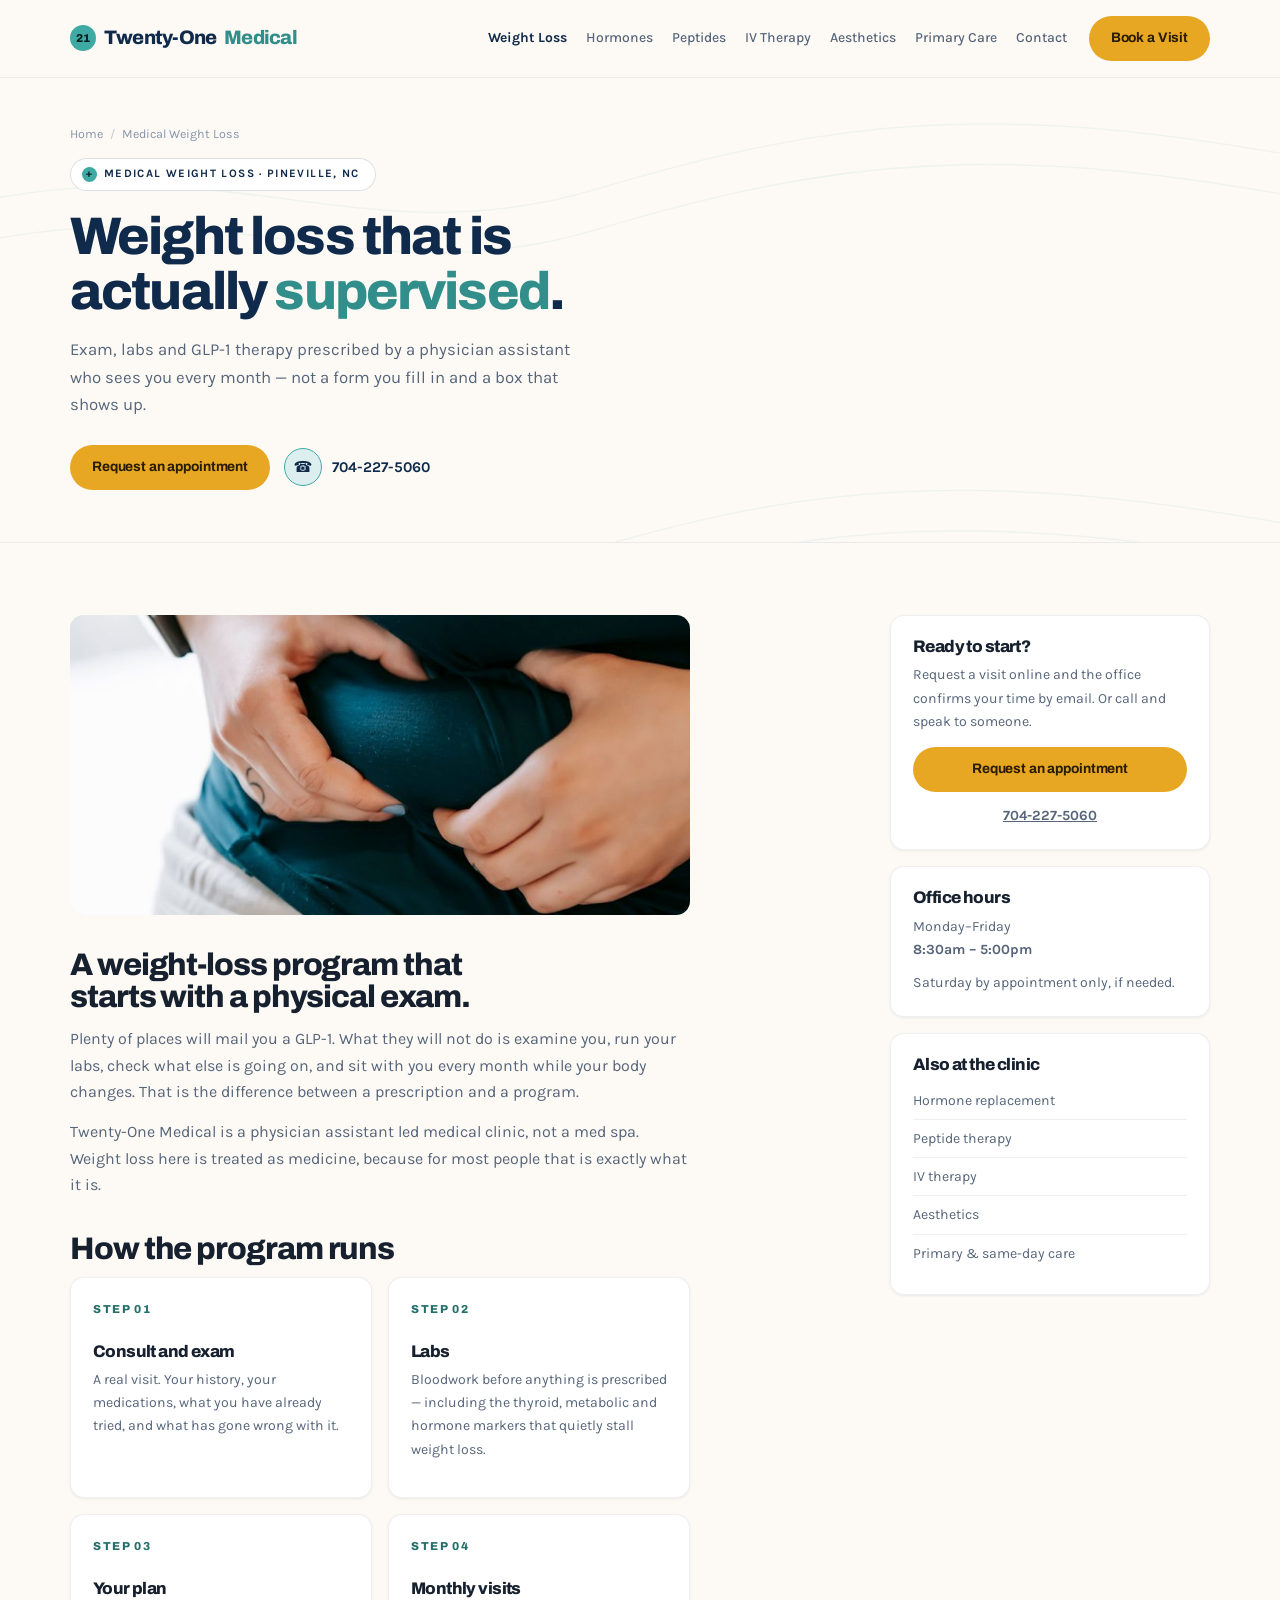
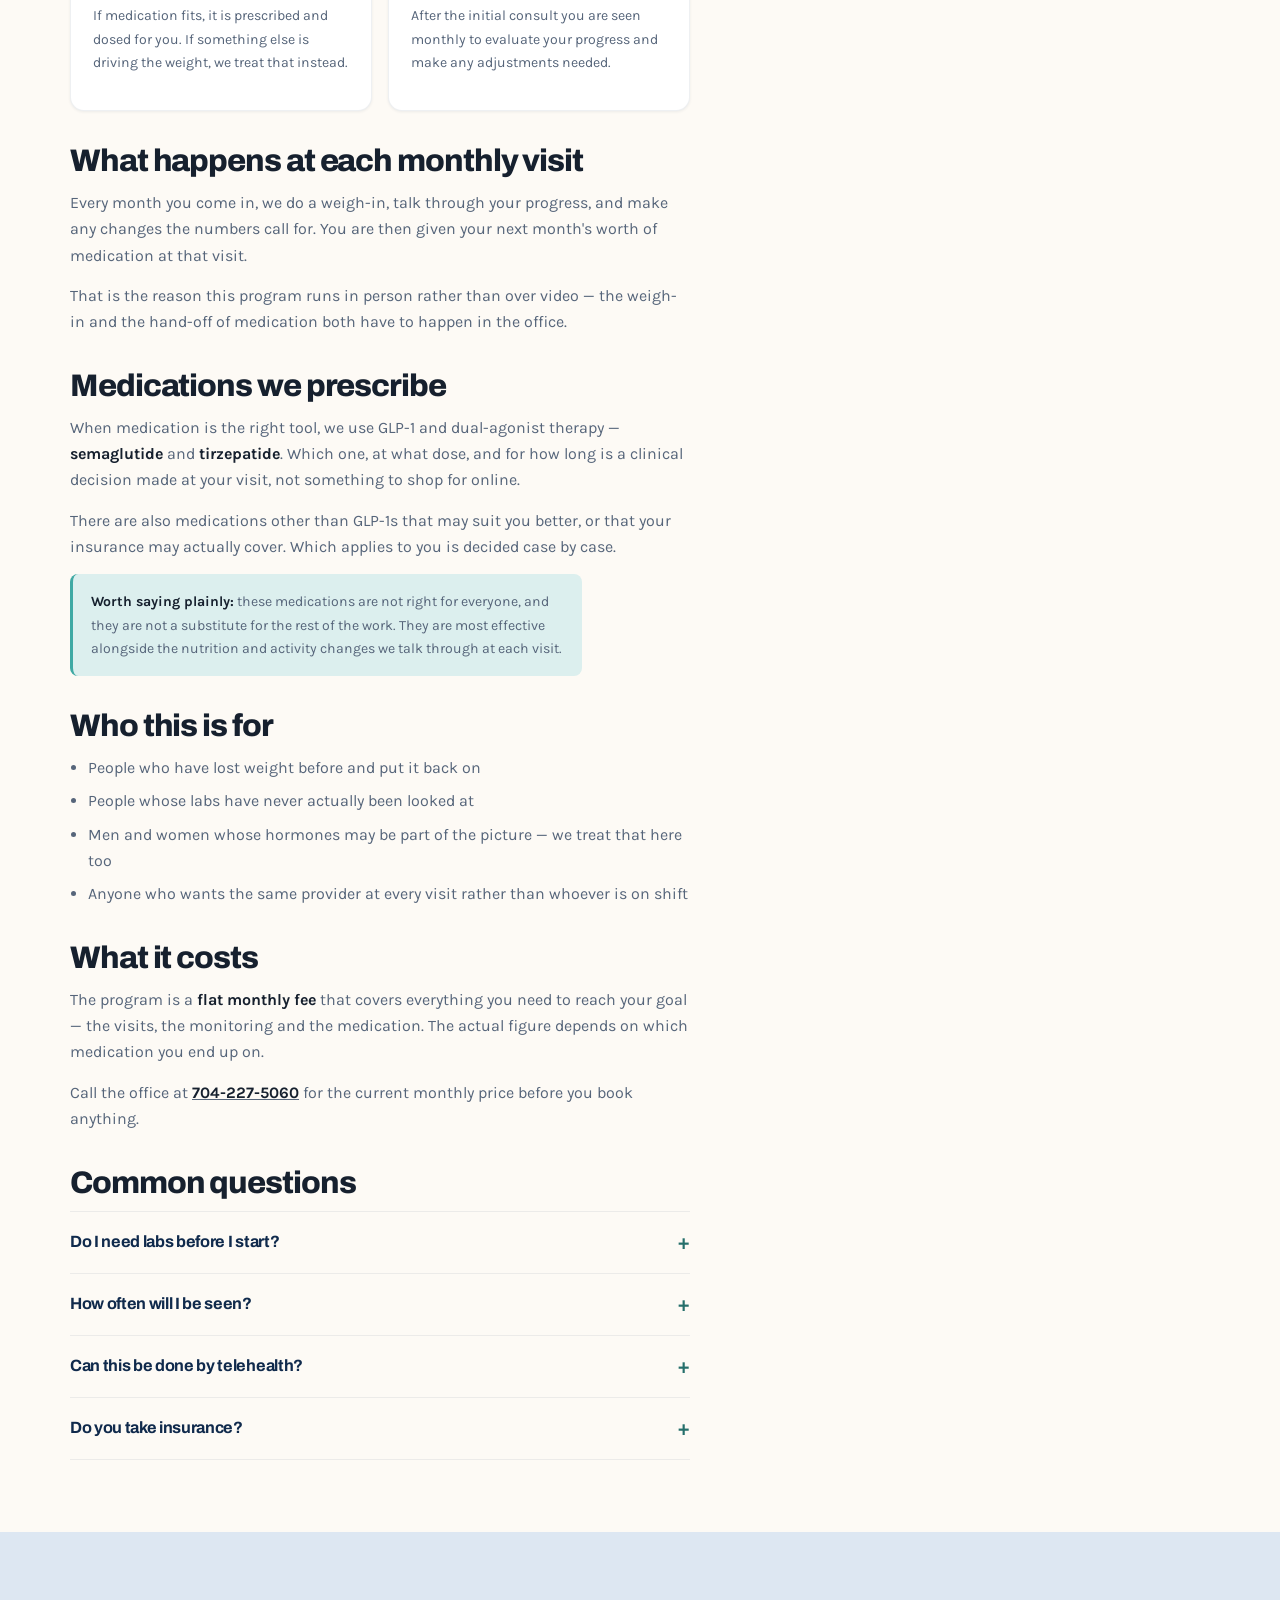
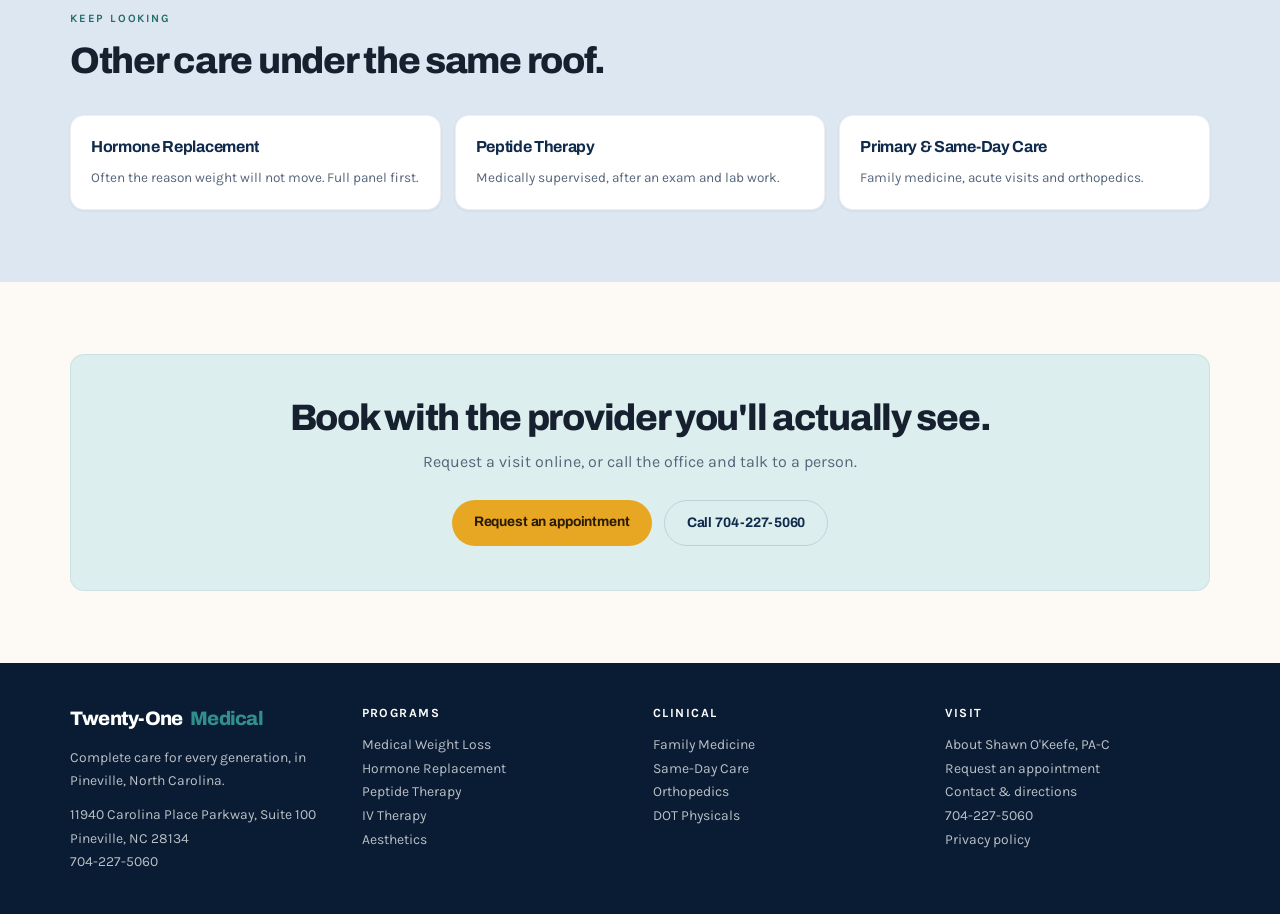
<file: medical-weight-loss/index.html>
<!DOCTYPE html>
<html lang="en">
<head>
<!-- Google Tag Manager -->
<script>(function(w,d,s,l,i){w[l]=w[l]||[];w[l].push({'gtm.start':
new Date().getTime(),event:'gtm.js'});var f=d.getElementsByTagName(s)[0],
j=d.createElement(s),dl=l!='dataLayer'?'&l='+l:'';j.async=true;j.src=
'https://www.googletagmanager.com/gtm.js?id='+i+dl;f.parentNode.insertBefore(j,f);
})(window,document,'script','dataLayer','GTM-T753M357');</script>
<!-- End Google Tag Manager -->
<meta charset="UTF-8">
<meta name="viewport" content="width=device-width, initial-scale=1.0">
<meta name="description" content="Physician assistant led medical weight loss in Pineville, NC. Exam, labs and GLP-1 therapy with semaglutide or tirzepatide, plus the monthly visits that keep it working.">
<title>Medical Weight Loss in Pineville, NC | Semaglutide &amp; Tirzepatide | Twenty-One Medical</title>
<link rel="canonical" href="https://twentyonemedical.com/medical-weight-loss/">
<!-- BugHerd client feedback - staging hosts only. -->
<script>
(function () {
  var h = window.location.hostname;
  if (h.indexOf(".netlify.app") === -1 && h !== "localhost" && h !== "127.0.0.1") return;
  var s = document.createElement("script");
  s.type = "text/javascript";
  s.async = true;
  s.src = "https://www.bugherd.com/sidebarv2.js?apikey=fqhvagajwsftqvzzpdaqkg";
  document.head.appendChild(s);
})();
</script>
<link rel="preconnect" href="https://fonts.googleapis.com">
<link rel="preconnect" href="https://fonts.gstatic.com" crossorigin>
<link href="https://fonts.googleapis.com/css2?family=Archivo:wght@500;600;700;800;900&family=Karla:wght@400;500;600;700&display=swap" rel="stylesheet">
<link rel="stylesheet" href="/assets/site.css">
<link rel="stylesheet" href="/assets/photos.css">
<script type="application/ld+json">
{
  "@context": "https://schema.org",
  "@type": "MedicalClinic",
  "name": "Twenty-One Medical PLLC",
  "url": "https://twentyonemedical.com",
  "telephone": "+1-704-227-5060",
  "address": {
    "@type": "PostalAddress",
    "streetAddress": "11940 Carolina Place Parkway, Suite 100",
    "addressLocality": "Pineville",
    "addressRegion": "NC",
    "postalCode": "28134",
    "addressCountry": "US"
  },
  "openingHoursSpecification": [
    {
      "@type": "OpeningHoursSpecification",
      "dayOfWeek": ["Monday", "Tuesday", "Wednesday", "Thursday", "Friday"],
      "opens": "08:30",
      "closes": "17:00"
    }
  ],
  "medicalSpecialty": ["PrimaryCare", "Endocrine"],
  "availableService": [
    {"@type": "MedicalTherapy", "name": "Medical weight loss"},
    {"@type": "MedicalTherapy", "name": "Hormone replacement therapy"},
    {"@type": "MedicalTherapy", "name": "Peptide therapy"},
    {"@type": "MedicalTherapy", "name": "IV therapy"},
    {"@type": "MedicalTherapy", "name": "Laser hair removal"}
  ]
}
</script>

</head>
<body>
<!-- Google Tag Manager (noscript) -->
<noscript><iframe src="https://www.googletagmanager.com/ns.html?id=GTM-T753M357"
height="0" width="0" style="display:none;visibility:hidden"></iframe></noscript>
<!-- End Google Tag Manager (noscript) -->
<nav>
  <div class="shell nav-in">
    <a class="logo" href="/" style="text-decoration:none"><span class="dot">21</span>Twenty-One <span>Medical</span></a>
    <div class="nav-sp"></div>
    <button class="nav-toggle" id="navToggle" aria-expanded="false" aria-controls="navLinks" aria-label="Menu">&#9776;</button>
    <div class="nav-links" id="navLinks">
      <a href="/medical-weight-loss/" aria-current="page">Weight Loss</a>
      <a href="/hormone-replacement-therapy/">Hormones</a>
      <a href="/peptide-therapy/">Peptides</a>
      <a href="/iv-therapy/">IV Therapy</a>
      <a href="/laser-treatments/">Aesthetics</a>
      <a href="/clinical-care/">Primary Care</a>
      <a href="/contact/">Contact</a>
    </div>
    <a class="btn btn-gold" href="/book-online/">Book a Visit</a>
  </div>
</nav>

<header class="phero">
  <svg class="contours" viewBox="0 0 1200 600" preserveAspectRatio="xMidYMid slice" aria-hidden="true">
    <g fill="none" stroke="var(--teal)" stroke-opacity=".16" stroke-width="1.2">
      <path d="M-40 470 C 180 400, 300 520, 520 452 S 900 360, 1240 424"/>
      <path d="M-40 508 C 180 438, 300 558, 520 490 S 900 398, 1240 462"/>
      <path d="M-40 546 C 180 476, 300 596, 520 528 S 900 436, 1240 500"/>
      <path d="M-40 120 C 220 60, 340 170, 560 104 S 940 20, 1240 78"/>
      <path d="M-40 158 C 220 98, 340 208, 560 142 S 940 58, 1240 116"/>
    </g>
  </svg>
  <div class="shell">
    <div class="crumb"><a href="/">Home</a> <span>/</span> Medical Weight Loss</div>
    <span class="tagpill" style="margin-top:14px"><i>+</i> Medical weight loss &middot; Pineville, NC</span>
    <h1>Weight loss that is actually <em>supervised</em>.</h1>
    <p class="lede">Exam, labs and GLP-1 therapy prescribed by a physician assistant who sees you every month &mdash; not a form you fill in and a box that shows up.</p>
    <div class="hero-cta">
      <a class="btn btn-gold" href="/book-online/">Request an appointment</a>
      <a class="callpill" href="tel:7042275060"><i>&#9742;</i>704-227-5060</a>
    </div>
  </div>
</header>

<section class="band">
  <div class="shell page-grid">
    <div class="prose">
      <img class="shot lead fp-weightloss" src="/img/weight-loss.jpg" alt="A person in workout clothes with a towel over one shoulder, after exercising" width="800" height="1200">
      <h2>A weight-loss program that starts with a physical exam.</h2>
      <p>Plenty of places will mail you a GLP-1. What they will not do is examine you, run your labs, check what else is going on, and sit with you every month while your body changes. That is the difference between a prescription and a program.</p>
      <p>Twenty-One Medical is a physician assistant led medical clinic, not a med spa. Weight loss here is treated as medicine, because for most people that is exactly what it is.</p>

      <h2>How the program runs</h2>
      <div class="cards" style="margin-bottom:26px">
        <div class="card"><span class="num">STEP 01</span><h3>Consult and exam</h3><p>A real visit. Your history, your medications, what you have already tried, and what has gone wrong with it.</p></div>
        <div class="card"><span class="num">STEP 02</span><h3>Labs</h3><p>Bloodwork before anything is prescribed &mdash; including the thyroid, metabolic and hormone markers that quietly stall weight loss.</p></div>
        <div class="card"><span class="num">STEP 03</span><h3>Your plan</h3><p>If medication fits, it is prescribed and dosed for you. If something else is driving the weight, we treat that instead.</p></div>
        <div class="card"><span class="num">STEP 04</span><h3>Monthly visits</h3><p>After the initial consult you are seen monthly to evaluate your progress and make any adjustments needed.</p></div>
      </div>

      <h2>What happens at each monthly visit</h2>
      <p>Every month you come in, we do a weigh-in, talk through your progress, and make any changes the numbers call for. You are then given your next month's worth of medication at that visit.</p>
      <p>That is the reason this program runs in person rather than over video &mdash; the weigh-in and the hand-off of medication both have to happen in the office.</p>

      <h2>Medications we prescribe</h2>
      <p>When medication is the right tool, we use GLP-1 and dual-agonist therapy &mdash; <strong>semaglutide</strong> and <strong>tirzepatide</strong>. Which one, at what dose, and for how long is a clinical decision made at your visit, not something to shop for online.</p>
      <p>There are also medications other than GLP-1s that may suit you better, or that your insurance may actually cover. Which applies to you is decided case by case.</p>
      <div class="mednote"><b>Worth saying plainly:</b> these medications are not right for everyone, and they are not a substitute for the rest of the work. They are most effective alongside the nutrition and activity changes we talk through at each visit.</div>

      <h2>Who this is for</h2>
      <ul>
        <li>People who have lost weight before and put it back on</li>
        <li>People whose labs have never actually been looked at</li>
        <li>Men and women whose hormones may be part of the picture &mdash; we treat that here too</li>
        <li>Anyone who wants the same provider at every visit rather than whoever is on shift</li>
      </ul>

      <h2>What it costs</h2>
      <p>The program is a <strong>flat monthly fee</strong> that covers everything you need to reach your goal &mdash; the visits, the monitoring and the medication. The actual figure depends on which medication you end up on.</p>
      <p>Call the office at <a href="tel:7042275060"><strong>704-227-5060</strong></a> for the current monthly price before you book anything.</p>

      <h2>Common questions</h2>
      <div class="faq">
        <details><summary>Do I need labs before I start?</summary><p>Yes. We will not prescribe a GLP-1 without bloodwork. It is how we catch thyroid and metabolic problems that would otherwise sabotage the whole program &mdash; and how we make sure the medication is safe for you specifically.</p></details>
        <details><summary>How often will I be seen?</summary><p>Monthly. After the initial consult you come in once a month so your progress can be evaluated and the plan adjusted as needed. Follow-up and medication pick-up visits can be requested online.</p></details>
        <details><summary>Can this be done by telehealth?</summary><p>Not generally. The weight-loss program runs in person because each visit includes a weigh-in, a discussion of your progress, and the hand-off of your next month's medication. Telehealth is available for other services, but not usually for this one.</p></details>
        <details><summary>Do you take insurance?</summary><p>The program is generally self-pay. Most insurance plans do not cover weight-loss medication, and the plans that do tend to have very specific requirements. There are also medications besides GLP-1s that may be covered &mdash; that is assessed case by case. Call the office and we will tell you what applies to your plan.</p></details>
      </div>
    </div>
    <aside class="side">
      <div class="sidecard">
        <h3>Ready to start?</h3>
        <p>Request a visit online and the office confirms your time by email. Or call and speak to someone.</p>
        <a class="btn btn-gold" href="/book-online/">Request an appointment</a>
        <p style="margin:12px 0 0;text-align:center"><a href="tel:7042275060" style="font-weight:700">704-227-5060</a></p>
      </div>
      <div class="sidecard">
        <h3>Office hours</h3>
        <p style="margin:0">Monday&ndash;Friday<br><strong>8:30am &ndash; 5:00pm</strong></p>
        <p style="margin:10px 0 0">Saturday by appointment only, if needed.</p>
      </div>
      <div class="sidecard">
        <h3>Also at the clinic</h3>
        <ul>
          <li><a href="/hormone-replacement-therapy/">Hormone replacement</a></li>
          <li><a href="/peptide-therapy/">Peptide therapy</a></li>
          <li><a href="/iv-therapy/">IV therapy</a></li>
          <li><a href="/laser-treatments/">Aesthetics</a></li>
          <li><a href="/clinical-care/">Primary &amp; same-day care</a></li>
        </ul>
      </div>
    </aside>
  </div>
</section>
<section class="band tint">
  <div class="shell">
    <div class="sec-head"><span class="eyebrow">Keep looking</span><h2>Other care under the same roof.</h2></div>
    <div class="related">
      <a href="/hormone-replacement-therapy/"><b>Hormone Replacement</b><span>Often the reason weight will not move. Full panel first.</span></a>
      <a href="/peptide-therapy/"><b>Peptide Therapy</b><span>Medically supervised, after an exam and lab work.</span></a>
      <a href="/clinical-care/"><b>Primary &amp; Same-Day Care</b><span>Family medicine, acute visits and orthopedics.</span></a>
    </div>
  </div>
</section>
<section class="band">
  <div class="shell">
    <div class="final">
      <h2>Book with the provider you'll actually see.</h2>
      <p>Request a visit online, or call the office and talk to a person.</p>
      <div class="row">
        <a class="btn btn-gold" href="/book-online/">Request an appointment</a>
        <a class="btn btn-outline" href="tel:7042275060">Call 704-227-5060</a>
      </div>
    </div>
  </div>
</section>

<footer class="site">
  <div class="shell f-grid">
    <div><div class="logo" style="margin-bottom:10px">Twenty-One <span>Medical</span></div>
      <p>Complete care for every generation, in Pineville, North Carolina.</p>
      <p style="margin-top:10px">11940 Carolina Place Parkway, Suite 100<br>Pineville, NC 28134<br><a href="tel:7042275060">704-227-5060</a></p></div>
    <div><b>Programs</b><ul>
      <li><a href="/medical-weight-loss/">Medical Weight Loss</a></li>
      <li><a href="/hormone-replacement-therapy/">Hormone Replacement</a></li>
      <li><a href="/peptide-therapy/">Peptide Therapy</a></li>
      <li><a href="/iv-therapy/">IV Therapy</a></li>
      <li><a href="/laser-treatments/">Aesthetics</a></li>
    </ul></div>
    <div><b>Clinical</b><ul>
      <li><a href="/clinical-care/">Family Medicine</a></li>
      <li><a href="/clinical-care/#sameday">Same-Day Care</a></li>
      <li><a href="/clinical-care/#ortho">Orthopedics</a></li>
      <li><a href="/clinical-care/#dot">DOT Physicals</a></li>
    </ul></div>
    <div><b>Visit</b><ul>
      <li><a href="/about/">About Shawn O'Keefe, PA-C</a></li>
      <li><a href="/book-online/">Request an appointment</a></li>
      <li><a href="/contact/">Contact &amp; directions</a></li>
      <li><a href="tel:7042275060">704-227-5060</a></li>
      <li><a href="/privacy-policy/">Privacy policy</a></li>
    </ul></div>
  </div>
</footer>
<script>
(function(){
  var b=document.getElementById('navToggle'), l=document.getElementById('navLinks');
  if(!b||!l) return;
  b.addEventListener('click',function(){
    var open=l.classList.toggle('open');
    b.setAttribute('aria-expanded', open?'true':'false');
  });
})();
</script>
</body>
</html>
</file>
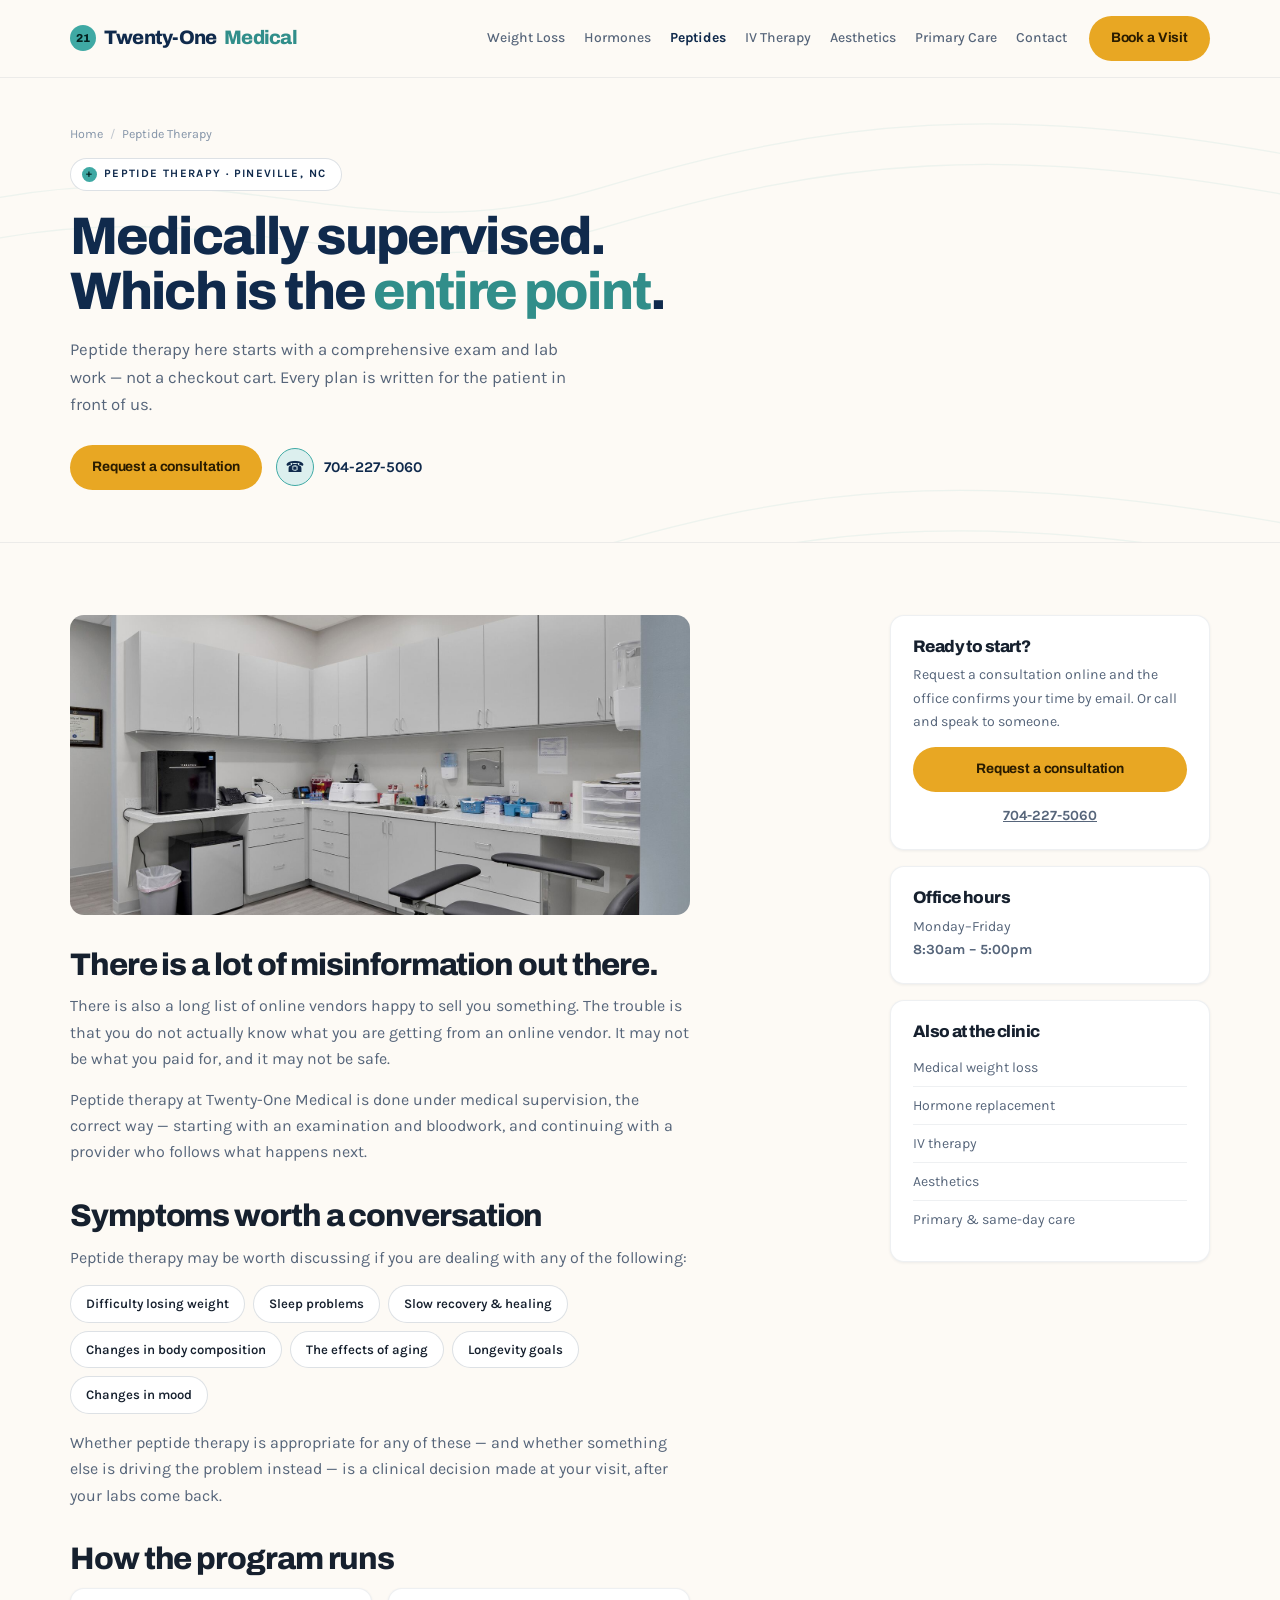
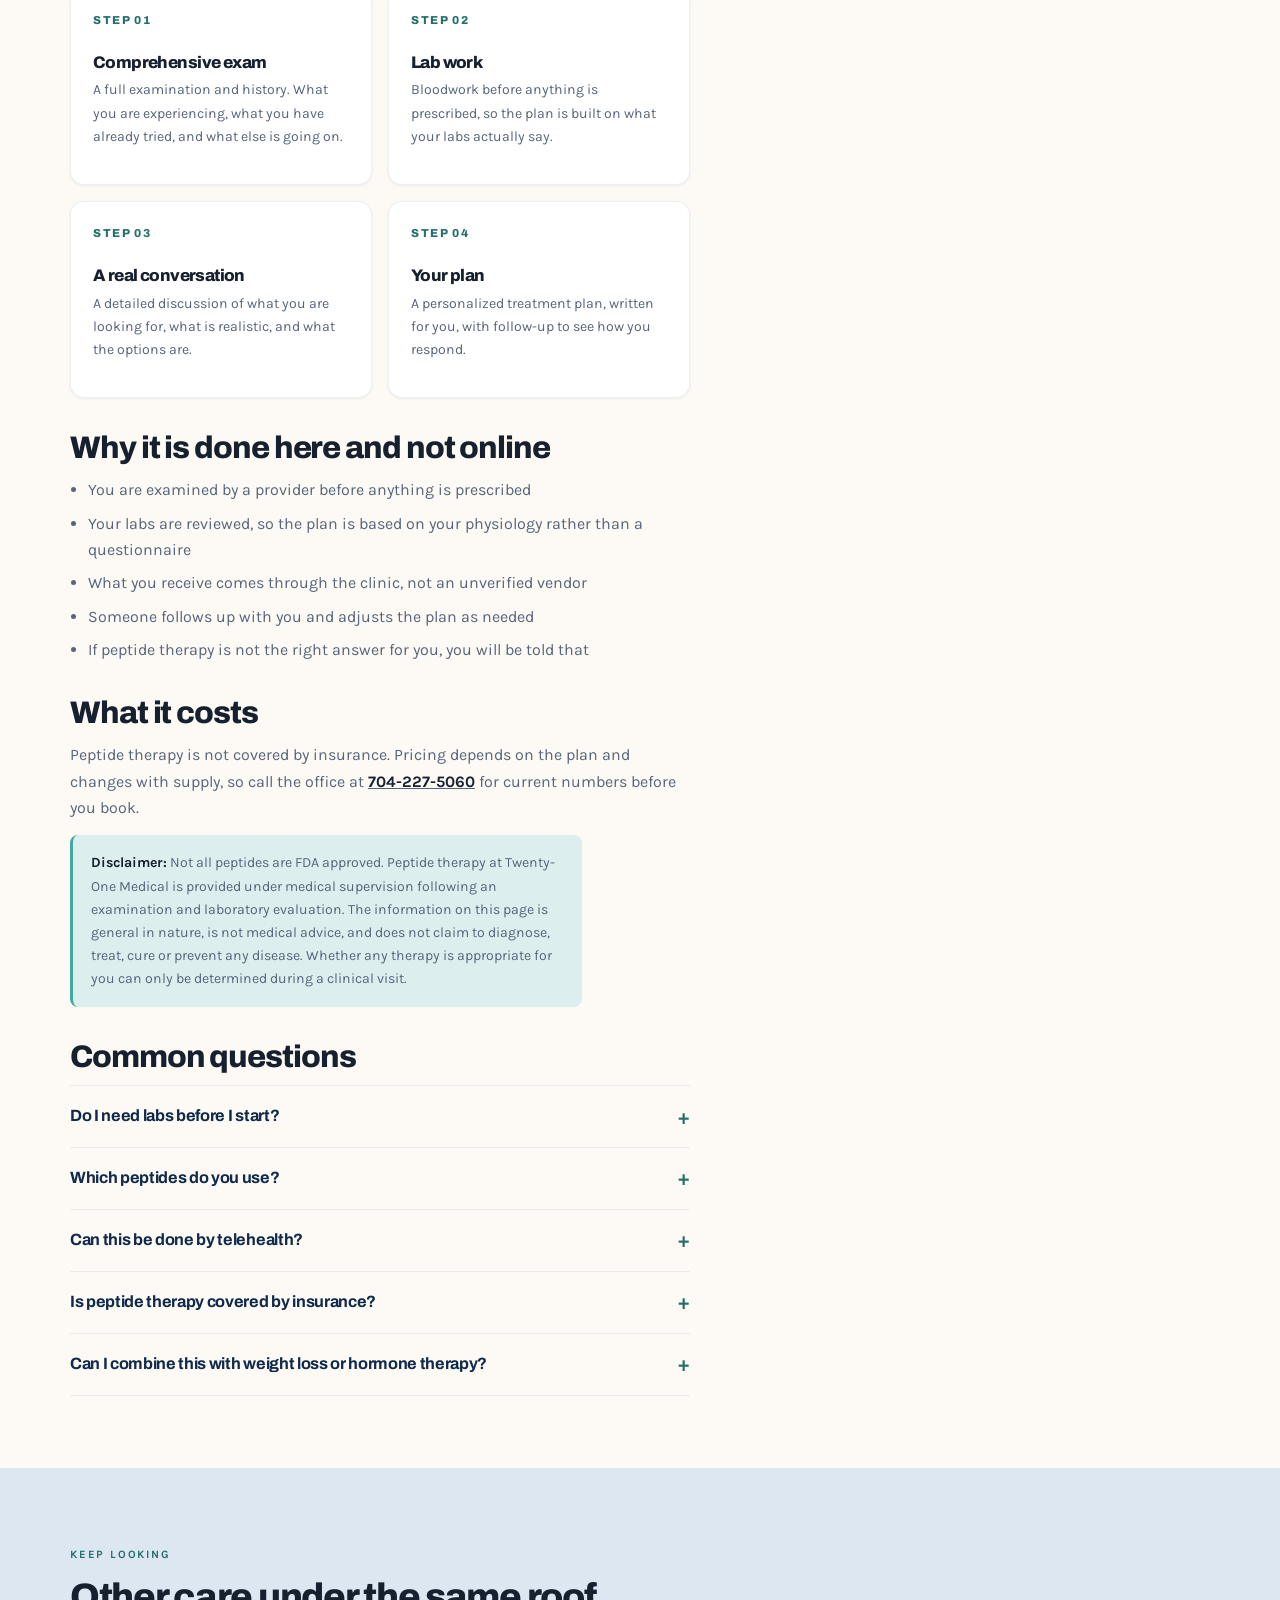
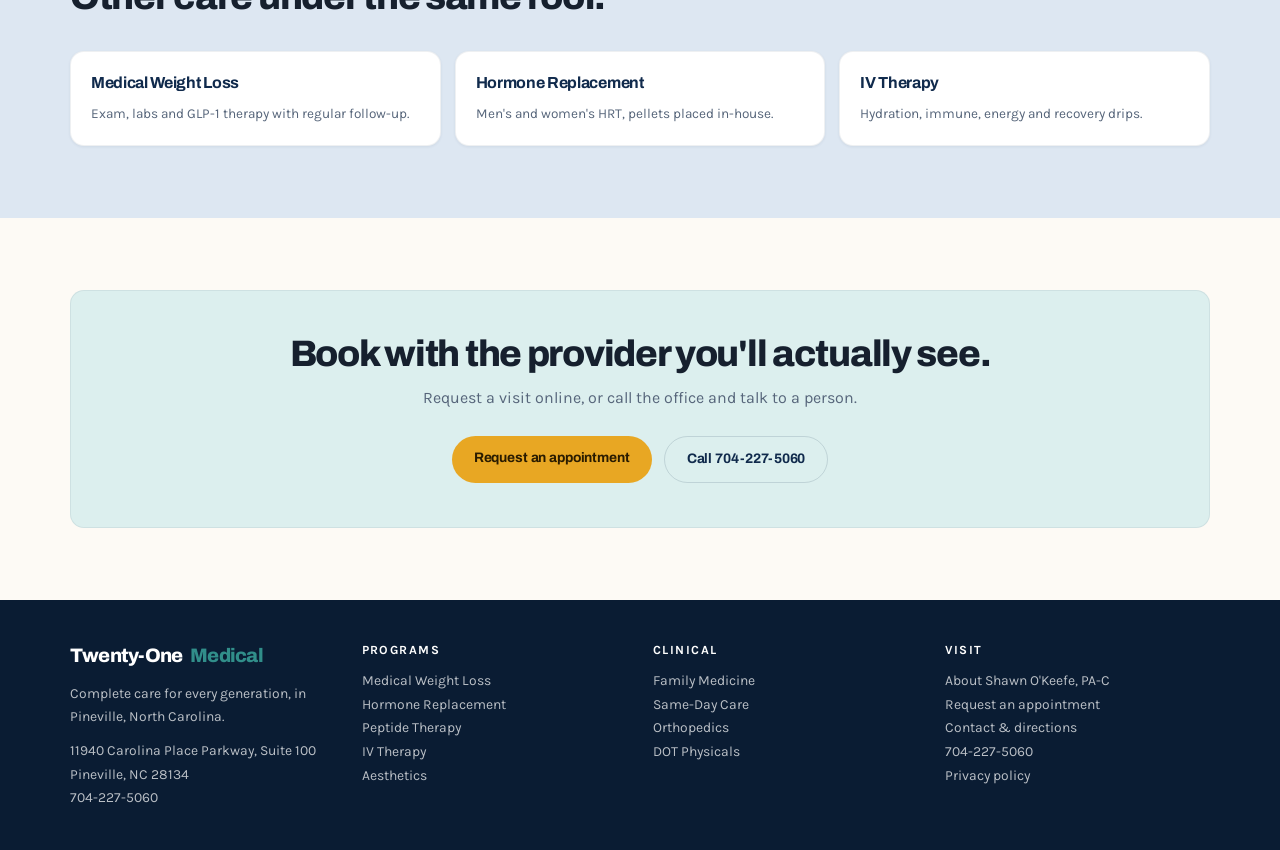
<file: peptide-therapy/index.html>
<!DOCTYPE html>
<html lang="en">
<head>
<!-- Google Tag Manager -->
<script>(function(w,d,s,l,i){w[l]=w[l]||[];w[l].push({'gtm.start':
new Date().getTime(),event:'gtm.js'});var f=d.getElementsByTagName(s)[0],
j=d.createElement(s),dl=l!='dataLayer'?'&l='+l:'';j.async=true;j.src=
'https://www.googletagmanager.com/gtm.js?id='+i+dl;f.parentNode.insertBefore(j,f);
})(window,document,'script','dataLayer','GTM-T753M357');</script>
<!-- End Google Tag Manager -->
<meta charset="UTF-8">
<meta name="viewport" content="width=device-width, initial-scale=1.0">
<meta name="description" content="Medically supervised peptide therapy in Pineville, NC. Comprehensive exam and lab work first, then a personalized plan — not an online checkout cart.">
<title>Peptide Therapy in Pineville, NC | Medically Supervised | Twenty-One Medical</title>
<link rel="canonical" href="https://twentyonemedical.com/peptide-therapy/">
<!-- BugHerd client feedback - staging hosts only. -->
<script>
(function () {
  var h = window.location.hostname;
  if (h.indexOf(".netlify.app") === -1 && h !== "localhost" && h !== "127.0.0.1") return;
  var s = document.createElement("script");
  s.type = "text/javascript";
  s.async = true;
  s.src = "https://www.bugherd.com/sidebarv2.js?apikey=fqhvagajwsftqvzzpdaqkg";
  document.head.appendChild(s);
})();
</script>
<link rel="preconnect" href="https://fonts.googleapis.com">
<link rel="preconnect" href="https://fonts.gstatic.com" crossorigin>
<link href="https://fonts.googleapis.com/css2?family=Archivo:wght@500;600;700;800;900&family=Karla:wght@400;500;600;700&display=swap" rel="stylesheet">
<link rel="stylesheet" href="/assets/site.css">
<link rel="stylesheet" href="/assets/photos.css">
<script type="application/ld+json">
{
  "@context": "https://schema.org",
  "@type": "MedicalClinic",
  "name": "Twenty-One Medical PLLC",
  "url": "https://twentyonemedical.com",
  "telephone": "+1-704-227-5060",
  "address": {
    "@type": "PostalAddress",
    "streetAddress": "11940 Carolina Place Parkway, Suite 100",
    "addressLocality": "Pineville",
    "addressRegion": "NC",
    "postalCode": "28134",
    "addressCountry": "US"
  },
  "openingHoursSpecification": [
    {
      "@type": "OpeningHoursSpecification",
      "dayOfWeek": ["Monday", "Tuesday", "Wednesday", "Thursday", "Friday"],
      "opens": "08:30",
      "closes": "17:00"
    }
  ],
  "medicalSpecialty": ["PrimaryCare", "Endocrine"],
  "availableService": [
    {"@type": "MedicalTherapy", "name": "Medical weight loss"},
    {"@type": "MedicalTherapy", "name": "Hormone replacement therapy"},
    {"@type": "MedicalTherapy", "name": "Peptide therapy"},
    {"@type": "MedicalTherapy", "name": "IV therapy"},
    {"@type": "MedicalTherapy", "name": "Laser hair removal"}
  ]
}
</script>

</head>
<body>
<!-- Google Tag Manager (noscript) -->
<noscript><iframe src="https://www.googletagmanager.com/ns.html?id=GTM-T753M357"
height="0" width="0" style="display:none;visibility:hidden"></iframe></noscript>
<!-- End Google Tag Manager (noscript) -->
<nav>
  <div class="shell nav-in">
    <a class="logo" href="/" style="text-decoration:none"><span class="dot">21</span>Twenty-One <span>Medical</span></a>
    <div class="nav-sp"></div>
    <button class="nav-toggle" id="navToggle" aria-expanded="false" aria-controls="navLinks" aria-label="Menu">&#9776;</button>
    <div class="nav-links" id="navLinks">
      <a href="/medical-weight-loss/">Weight Loss</a>
      <a href="/hormone-replacement-therapy/">Hormones</a>
      <a href="/peptide-therapy/" aria-current="page">Peptides</a>
      <a href="/iv-therapy/">IV Therapy</a>
      <a href="/laser-treatments/">Aesthetics</a>
      <a href="/clinical-care/">Primary Care</a>
      <a href="/contact/">Contact</a>
    </div>
    <a class="btn btn-gold" href="/book-online/">Book a Visit</a>
  </div>
</nav>

<header class="phero">
  <svg class="contours" viewBox="0 0 1200 600" preserveAspectRatio="xMidYMid slice" aria-hidden="true">
    <g fill="none" stroke="var(--teal)" stroke-opacity=".16" stroke-width="1.2">
      <path d="M-40 470 C 180 400, 300 520, 520 452 S 900 360, 1240 424"/>
      <path d="M-40 508 C 180 438, 300 558, 520 490 S 900 398, 1240 462"/>
      <path d="M-40 546 C 180 476, 300 596, 520 528 S 900 436, 1240 500"/>
      <path d="M-40 120 C 220 60, 340 170, 560 104 S 940 20, 1240 78"/>
      <path d="M-40 158 C 220 98, 340 208, 560 142 S 940 58, 1240 116"/>
    </g>
  </svg>
  <div class="shell">
    <div class="crumb"><a href="/">Home</a> <span>/</span> Peptide Therapy</div>
    <span class="tagpill" style="margin-top:14px"><i>+</i> Peptide therapy &middot; Pineville, NC</span>
    <h1>Medically supervised. Which is the <em>entire point</em>.</h1>
    <p class="lede">Peptide therapy here starts with a comprehensive exam and lab work &mdash; not a checkout cart. Every plan is written for the patient in front of us.</p>
    <div class="hero-cta">
      <a class="btn btn-gold" href="/book-online/">Request a consultation</a>
      <a class="callpill" href="tel:7042275060"><i>&#9742;</i>704-227-5060</a>
    </div>
  </div>
</header>

<section class="band">
  <div class="shell page-grid">
    <div class="prose">
      <img class="shot lead" src="/img/lab.jpg" alt="The in-house lab at Twenty-One Medical, where peptide therapy begins" width="1600" height="1200">
      <h2>There is a lot of misinformation out there.</h2>
      <p>There is also a long list of online vendors happy to sell you something. The trouble is that you do not actually know what you are getting from an online vendor. It may not be what you paid for, and it may not be safe.</p>
      <p>Peptide therapy at Twenty-One Medical is done under medical supervision, the correct way &mdash; starting with an examination and bloodwork, and continuing with a provider who follows what happens next.</p>

      <h2>Symptoms worth a conversation</h2>
      <p>Peptide therapy may be worth discussing if you are dealing with any of the following:</p>
      <div class="pills" style="margin-bottom:16px">
        <span>Difficulty losing weight</span><span>Sleep problems</span><span>Slow recovery &amp; healing</span>
        <span>Changes in body composition</span><span>The effects of aging</span><span>Longevity goals</span><span>Changes in mood</span>
      </div>
      <p>Whether peptide therapy is appropriate for any of these &mdash; and whether something else is driving the problem instead &mdash; is a clinical decision made at your visit, after your labs come back.</p>

      <h2>How the program runs</h2>
      <div class="cards" style="margin-bottom:26px">
        <div class="card"><span class="num">STEP 01</span><h3>Comprehensive exam</h3><p>A full examination and history. What you are experiencing, what you have already tried, and what else is going on.</p></div>
        <div class="card"><span class="num">STEP 02</span><h3>Lab work</h3><p>Bloodwork before anything is prescribed, so the plan is built on what your labs actually say.</p></div>
        <div class="card"><span class="num">STEP 03</span><h3>A real conversation</h3><p>A detailed discussion of what you are looking for, what is realistic, and what the options are.</p></div>
        <div class="card"><span class="num">STEP 04</span><h3>Your plan</h3><p>A personalized treatment plan, written for you, with follow-up to see how you respond.</p></div>
      </div>

      <h2>Why it is done here and not online</h2>
      <ul>
        <li>You are examined by a provider before anything is prescribed</li>
        <li>Your labs are reviewed, so the plan is based on your physiology rather than a questionnaire</li>
        <li>What you receive comes through the clinic, not an unverified vendor</li>
        <li>Someone follows up with you and adjusts the plan as needed</li>
        <li>If peptide therapy is not the right answer for you, you will be told that</li>
      </ul>

      <h2>What it costs</h2>
      <p>Peptide therapy is not covered by insurance. Pricing depends on the plan and changes with supply, so call the office at <a href="tel:7042275060"><strong>704-227-5060</strong></a> for current numbers before you book.</p>

      <div class="mednote"><b>Disclaimer:</b> Not all peptides are FDA approved. Peptide therapy at Twenty-One Medical is provided under medical supervision following an examination and laboratory evaluation. The information on this page is general in nature, is not medical advice, and does not claim to diagnose, treat, cure or prevent any disease. Whether any therapy is appropriate for you can only be determined during a clinical visit.</div>

      <h2>Common questions</h2>
      <div class="faq">
        <details><summary>Do I need labs before I start?</summary><p>Yes. Peptide therapy is not prescribed here without an examination and bloodwork. That is the difference between this and an online order form.</p></details>
        <details><summary>Which peptides do you use?</summary><p>That is a clinical decision made at your visit, based on your exam and your labs, and it is not something to shop for in advance. We will talk through the specifics with you in person.</p></details>
        <details><summary>Can this be done by telehealth?</summary><p>The initial workup involves an examination and labs, so that happens in the office. Some follow-up visits can be done by video for patients in North Carolina and South Carolina.</p></details>
        <details><summary>Is peptide therapy covered by insurance?</summary><p>No. Call the office for current pricing.</p></details>
        <details><summary>Can I combine this with weight loss or hormone therapy?</summary><p>Often, yes &mdash; and because all of it happens in one clinic with one chart, nothing gets prescribed in isolation. It is discussed at your visit.</p></details>
      </div>
    </div>
    <aside class="side">
      <div class="sidecard">
        <h3>Ready to start?</h3>
        <p>Request a consultation online and the office confirms your time by email. Or call and speak to someone.</p>
        <a class="btn btn-gold" href="/book-online/">Request a consultation</a>
        <p style="margin:12px 0 0;text-align:center"><a href="tel:7042275060" style="font-weight:700">704-227-5060</a></p>
      </div>
      <div class="sidecard">
        <h3>Office hours</h3>
        <p style="margin:0">Monday&ndash;Friday<br><strong>8:30am &ndash; 5:00pm</strong></p>
      </div>
      <div class="sidecard">
        <h3>Also at the clinic</h3>
        <ul>
          <li><a href="/medical-weight-loss/">Medical weight loss</a></li>
          <li><a href="/hormone-replacement-therapy/">Hormone replacement</a></li>
          <li><a href="/iv-therapy/">IV therapy</a></li>
          <li><a href="/laser-treatments/">Aesthetics</a></li>
          <li><a href="/clinical-care/">Primary &amp; same-day care</a></li>
        </ul>
      </div>
    </aside>
  </div>
</section>
<section class="band tint">
  <div class="shell">
    <div class="sec-head"><span class="eyebrow">Keep looking</span><h2>Other care under the same roof.</h2></div>
    <div class="related">
      <a href="/medical-weight-loss/"><b>Medical Weight Loss</b><span>Exam, labs and GLP-1 therapy with regular follow-up.</span></a>
      <a href="/hormone-replacement-therapy/"><b>Hormone Replacement</b><span>Men's and women's HRT, pellets placed in-house.</span></a>
      <a href="/iv-therapy/"><b>IV Therapy</b><span>Hydration, immune, energy and recovery drips.</span></a>
    </div>
  </div>
</section>
<section class="band">
  <div class="shell">
    <div class="final">
      <h2>Book with the provider you'll actually see.</h2>
      <p>Request a visit online, or call the office and talk to a person.</p>
      <div class="row">
        <a class="btn btn-gold" href="/book-online/">Request an appointment</a>
        <a class="btn btn-outline" href="tel:7042275060">Call 704-227-5060</a>
      </div>
    </div>
  </div>
</section>

<footer class="site">
  <div class="shell f-grid">
    <div><div class="logo" style="margin-bottom:10px">Twenty-One <span>Medical</span></div>
      <p>Complete care for every generation, in Pineville, North Carolina.</p>
      <p style="margin-top:10px">11940 Carolina Place Parkway, Suite 100<br>Pineville, NC 28134<br><a href="tel:7042275060">704-227-5060</a></p></div>
    <div><b>Programs</b><ul>
      <li><a href="/medical-weight-loss/">Medical Weight Loss</a></li>
      <li><a href="/hormone-replacement-therapy/">Hormone Replacement</a></li>
      <li><a href="/peptide-therapy/">Peptide Therapy</a></li>
      <li><a href="/iv-therapy/">IV Therapy</a></li>
      <li><a href="/laser-treatments/">Aesthetics</a></li>
    </ul></div>
    <div><b>Clinical</b><ul>
      <li><a href="/clinical-care/">Family Medicine</a></li>
      <li><a href="/clinical-care/#sameday">Same-Day Care</a></li>
      <li><a href="/clinical-care/#ortho">Orthopedics</a></li>
      <li><a href="/clinical-care/#dot">DOT Physicals</a></li>
    </ul></div>
    <div><b>Visit</b><ul>
      <li><a href="/about/">About Shawn O'Keefe, PA-C</a></li>
      <li><a href="/book-online/">Request an appointment</a></li>
      <li><a href="/contact/">Contact &amp; directions</a></li>
      <li><a href="tel:7042275060">704-227-5060</a></li>
      <li><a href="/privacy-policy/">Privacy policy</a></li>
    </ul></div>
  </div>
</footer>
<script>
(function(){
  var b=document.getElementById('navToggle'), l=document.getElementById('navLinks');
  if(!b||!l) return;
  b.addEventListener('click',function(){
    var open=l.classList.toggle('open');
    b.setAttribute('aria-expanded', open?'true':'false');
  });
})();
</script>
</body>
</html>
</file>
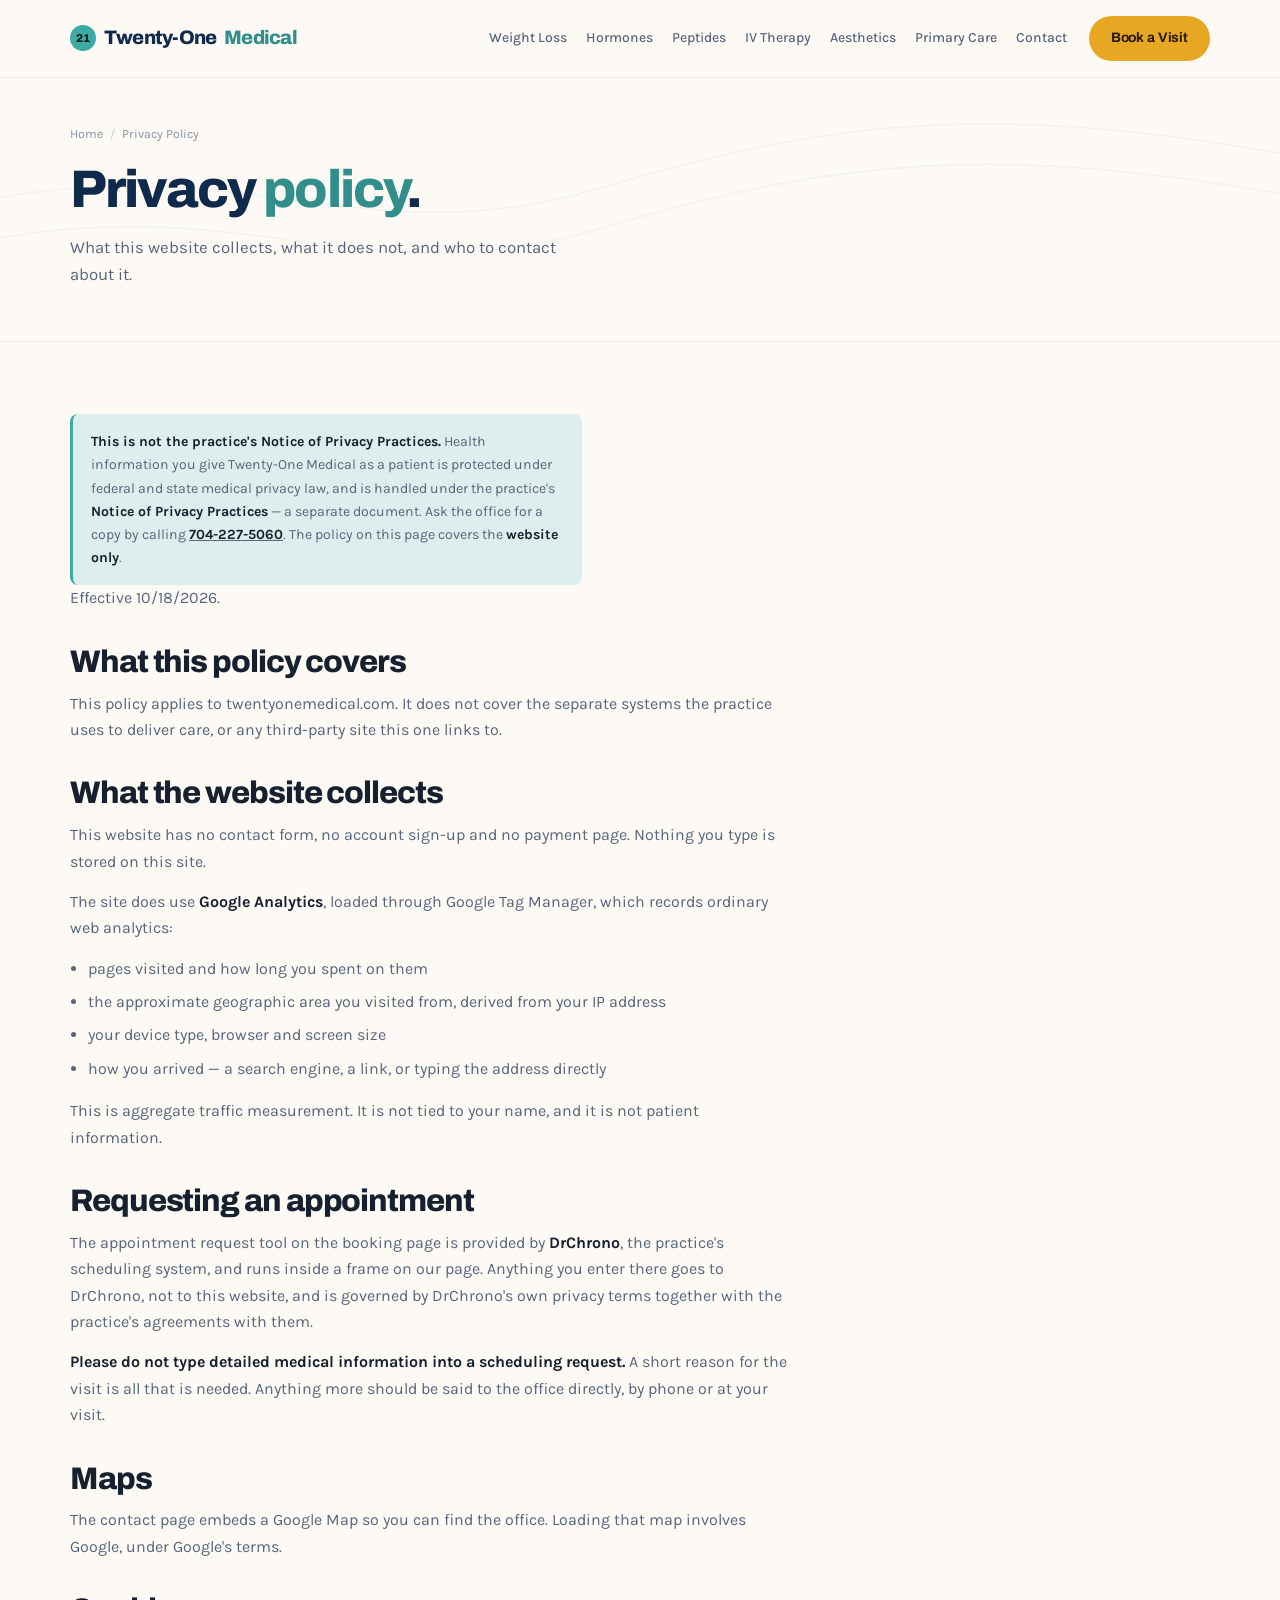
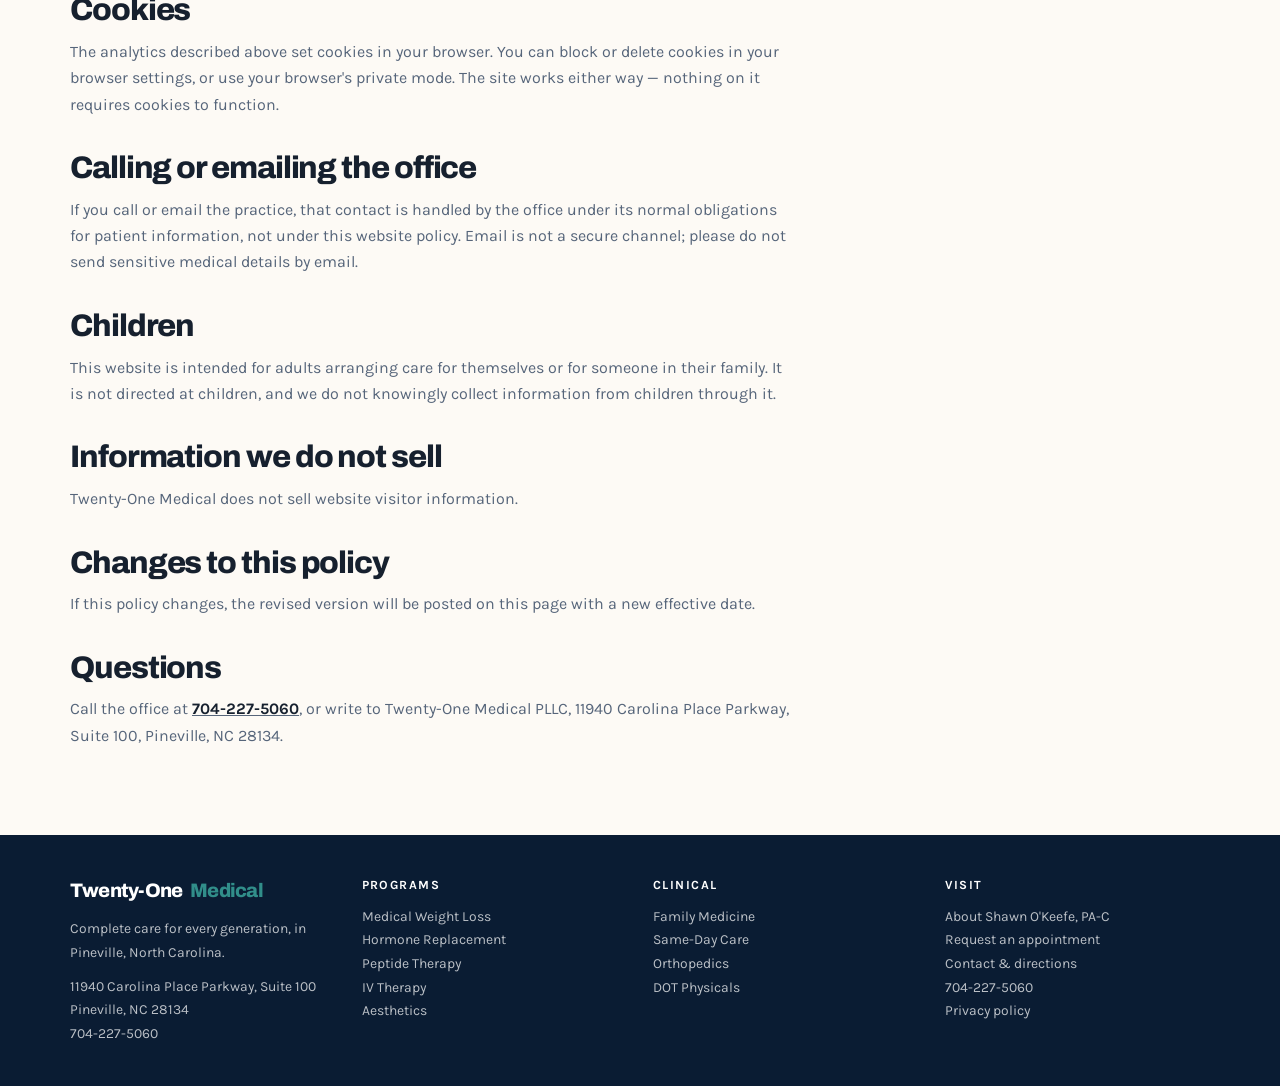
<file: privacy-policy/index.html>
<!DOCTYPE html>
<html lang="en">
<head>
<!-- Google Tag Manager -->
<script>(function(w,d,s,l,i){w[l]=w[l]||[];w[l].push({'gtm.start':
new Date().getTime(),event:'gtm.js'});var f=d.getElementsByTagName(s)[0],
j=d.createElement(s),dl=l!='dataLayer'?'&l='+l:'';j.async=true;j.src=
'https://www.googletagmanager.com/gtm.js?id='+i+dl;f.parentNode.insertBefore(j,f);
})(window,document,'script','dataLayer','GTM-T753M357');</script>
<!-- End Google Tag Manager -->
<meta charset="UTF-8">
<meta name="viewport" content="width=device-width, initial-scale=1.0">
<meta name="description" content="Privacy policy for the Twenty-One Medical website, Pineville NC — what the website collects, what it does not, and who to contact.">
<title>Privacy Policy | Twenty-One Medical, Pineville NC</title>
<link rel="canonical" href="https://twentyonemedical.com/privacy-policy/">
<!-- BugHerd client feedback - staging hosts only. -->
<script>
(function () {
  var h = window.location.hostname;
  if (h.indexOf(".netlify.app") === -1 && h !== "localhost" && h !== "127.0.0.1") return;
  var s = document.createElement("script");
  s.type = "text/javascript";
  s.async = true;
  s.src = "https://www.bugherd.com/sidebarv2.js?apikey=fqhvagajwsftqvzzpdaqkg";
  document.head.appendChild(s);
})();
</script>
<link rel="preconnect" href="https://fonts.googleapis.com">
<link rel="preconnect" href="https://fonts.gstatic.com" crossorigin>
<link href="https://fonts.googleapis.com/css2?family=Archivo:wght@500;600;700;800;900&family=Karla:wght@400;500;600;700&display=swap" rel="stylesheet">
<link rel="stylesheet" href="/assets/site.css">
<link rel="stylesheet" href="/assets/photos.css">
</head>
<body>
<!-- Google Tag Manager (noscript) -->
<noscript><iframe src="https://www.googletagmanager.com/ns.html?id=GTM-T753M357"
height="0" width="0" style="display:none;visibility:hidden"></iframe></noscript>
<!-- End Google Tag Manager (noscript) -->
<nav>
  <div class="shell nav-in">
    <a class="logo" href="/" style="text-decoration:none"><span class="dot">21</span>Twenty-One <span>Medical</span></a>
    <div class="nav-sp"></div>
    <button class="nav-toggle" id="navToggle" aria-expanded="false" aria-controls="navLinks" aria-label="Menu">&#9776;</button>
    <div class="nav-links" id="navLinks">
      <a href="/medical-weight-loss/">Weight Loss</a>
      <a href="/hormone-replacement-therapy/">Hormones</a>
      <a href="/peptide-therapy/">Peptides</a>
      <a href="/iv-therapy/">IV Therapy</a>
      <a href="/laser-treatments/">Aesthetics</a>
      <a href="/clinical-care/">Primary Care</a>
      <a href="/contact/">Contact</a>
    </div>
    <a class="btn btn-gold" href="/book-online/">Book a Visit</a>
  </div>
</nav>

<header class="phero">
  <svg class="contours" viewBox="0 0 1200 600" preserveAspectRatio="xMidYMid slice" aria-hidden="true">
    <g fill="none" stroke="var(--teal)" stroke-opacity=".16" stroke-width="1.2">
      <path d="M-40 470 C 180 400, 300 520, 520 452 S 900 360, 1240 424"/>
      <path d="M-40 508 C 180 438, 300 558, 520 490 S 900 398, 1240 462"/>
      <path d="M-40 546 C 180 476, 300 596, 520 528 S 900 436, 1240 500"/>
      <path d="M-40 120 C 220 60, 340 170, 560 104 S 940 20, 1240 78"/>
      <path d="M-40 158 C 220 98, 340 208, 560 142 S 940 58, 1240 116"/>
    </g>
  </svg>
  <div class="shell">
    <div class="crumb"><a href="/">Home</a> <span>/</span> Privacy Policy</div>
    <h1>Privacy <em>policy</em>.</h1>
    <p class="lede">What this website collects, what it does not, and who to contact about it.</p>
  </div>
</header>

<section class="band">
  <div class="shell">
    <div class="prose" style="max-width:72ch">

      <div class="mednote"><b>This is not the practice's Notice of Privacy Practices.</b> Health information you give Twenty-One Medical as a patient is protected under federal and state medical privacy law, and is handled under the practice's <strong>Notice of Privacy Practices</strong> &mdash; a separate document. Ask the office for a copy by calling <a href="tel:7042275060"><strong>704-227-5060</strong></a>. The policy on this page covers the <strong>website only</strong>.</div>

      <p style="color:var(--ink-soft)">Effective 10/18/2026.</p>

      <h2>What this policy covers</h2>
      <p>This policy applies to twentyonemedical.com. It does not cover the separate systems the practice uses to deliver care, or any third-party site this one links to.</p>

      <h2>What the website collects</h2>
      <p>This website has no contact form, no account sign-up and no payment page. Nothing you type is stored on this site.</p>
      <p>The site does use <strong>Google Analytics</strong>, loaded through Google Tag Manager, which records ordinary web analytics:</p>
      <ul>
        <li>pages visited and how long you spent on them</li>
        <li>the approximate geographic area you visited from, derived from your IP address</li>
        <li>your device type, browser and screen size</li>
        <li>how you arrived &mdash; a search engine, a link, or typing the address directly</li>
      </ul>
      <p>This is aggregate traffic measurement. It is not tied to your name, and it is not patient information.</p>

      <h2>Requesting an appointment</h2>
      <p>The appointment request tool on the booking page is provided by <strong>DrChrono</strong>, the practice's scheduling system, and runs inside a frame on our page. Anything you enter there goes to DrChrono, not to this website, and is governed by DrChrono's own privacy terms together with the practice's agreements with them.</p>
      <p><strong>Please do not type detailed medical information into a scheduling request.</strong> A short reason for the visit is all that is needed. Anything more should be said to the office directly, by phone or at your visit.</p>

      <h2>Maps</h2>
      <p>The contact page embeds a Google Map so you can find the office. Loading that map involves Google, under Google's terms.</p>

      <h2>Cookies</h2>
      <p>The analytics described above set cookies in your browser. You can block or delete cookies in your browser settings, or use your browser's private mode. The site works either way &mdash; nothing on it requires cookies to function.</p>

      <h2>Calling or emailing the office</h2>
      <p>If you call or email the practice, that contact is handled by the office under its normal obligations for patient information, not under this website policy. Email is not a secure channel; please do not send sensitive medical details by email.</p>

      <h2>Children</h2>
      <p>This website is intended for adults arranging care for themselves or for someone in their family. It is not directed at children, and we do not knowingly collect information from children through it.</p>

      <h2>Information we do not sell</h2>
      <p>Twenty-One Medical does not sell website visitor information.</p>

      <h2>Changes to this policy</h2>
      <p>If this policy changes, the revised version will be posted on this page with a new effective date.</p>

      <h2>Questions</h2>
      <p>Call the office at <a href="tel:7042275060"><strong>704-227-5060</strong></a>, or write to Twenty-One Medical PLLC, 11940 Carolina Place Parkway, Suite 100, Pineville, NC 28134.</p>

    </div>
  </div>
</section>

<footer class="site">
  <div class="shell f-grid">
    <div><div class="logo" style="margin-bottom:10px">Twenty-One <span>Medical</span></div>
      <p>Complete care for every generation, in Pineville, North Carolina.</p>
      <p style="margin-top:10px">11940 Carolina Place Parkway, Suite 100<br>Pineville, NC 28134<br><a href="tel:7042275060">704-227-5060</a></p></div>
    <div><b>Programs</b><ul>
      <li><a href="/medical-weight-loss/">Medical Weight Loss</a></li>
      <li><a href="/hormone-replacement-therapy/">Hormone Replacement</a></li>
      <li><a href="/peptide-therapy/">Peptide Therapy</a></li>
      <li><a href="/iv-therapy/">IV Therapy</a></li>
      <li><a href="/laser-treatments/">Aesthetics</a></li>
    </ul></div>
    <div><b>Clinical</b><ul>
      <li><a href="/clinical-care/">Family Medicine</a></li>
      <li><a href="/clinical-care/#sameday">Same-Day Care</a></li>
      <li><a href="/clinical-care/#ortho">Orthopedics</a></li>
      <li><a href="/clinical-care/#dot">DOT Physicals</a></li>
    </ul></div>
    <div><b>Visit</b><ul>
      <li><a href="/about/">About Shawn O'Keefe, PA-C</a></li>
      <li><a href="/book-online/">Request an appointment</a></li>
      <li><a href="/contact/">Contact &amp; directions</a></li>
      <li><a href="tel:7042275060">704-227-5060</a></li>
      <li><a href="/privacy-policy/">Privacy policy</a></li>
    </ul></div>
  </div>
</footer>
<script>
(function(){
  var b=document.getElementById('navToggle'), l=document.getElementById('navLinks');
  if(!b||!l) return;
  b.addEventListener('click',function(){
    var open=l.classList.toggle('open');
    b.setAttribute('aria-expanded', open?'true':'false');
  });
})();
</script>
</body>
</html>
</file>
<file: assets/site.css>
:root{
    --navy:#102a4c;
    --navy-deep:#0a1c33;
    --navy-soft:#2b4a75;
    /* Three teals, three jobs:
       --teal        fills, dots, borders, button backgrounds (decorative, or a
                     background carrying its own dark text - not the measured thing)
       --teal-accent LARGE text, >=18.66px bold, AA threshold 3.0
                     3.76:1 on --paper, 3.13:1 on --band
       --teal-ink    SMALL text, AA threshold 4.5
                     5.66:1 on --paper, 4.71:1 on --band
       The brand teal #3fa9a4 measures 2.72 / 2.26 and fails as text on both. */
    --teal:#3fa9a4;
    --teal-accent:#318e8a;
    --teal-ink:#256f6b;
    --teal-wash:#dcefee;
    --marigold:#e8a723;
    --coral:#e0603a;
    --cream:#f6efe4;
    --band:#dde7f2;
    --paper:#fdfaf5;
    --card:#ffffff;
    --ink:#16202e;
    --ink-soft:#56657a;
    --ink-faint:#8494a8;
    --rule:rgba(16,42,76,.14);
    --rule-soft:rgba(16,42,76,.07);
    --shadow-sm:0 1px 3px rgba(16,42,76,.07);
    --shadow-lg:0 18px 50px -26px rgba(16,42,76,.42);
    --r:14px;
  }
  @media (prefers-color-scheme: dark){
    :root:not([data-theme="light"]){
      --navy:#8fb3e0;
      --navy-deep:#0c1622;
      --navy-soft:#a9c4e8;
      /* on dark surfaces the light teal already passes, so all three match */
      --teal:#5cc9c3;
      --teal-accent:#5cc9c3;
      --teal-ink:#5cc9c3;
      --teal-wash:#14322f;
      --marigold:#f0bc4e;
      --coral:#f07d5b;
      --cream:#16202b;
      --band:#182334;
      --paper:#101822;
      --card:#18222e;
      --ink:#e8eef6;
      --ink-soft:#a3b2c4;
      --ink-faint:#7c8b9e;
      --rule:rgba(232,238,246,.17);
      --rule-soft:rgba(232,238,246,.09);
      --shadow-sm:0 1px 3px rgba(0,0,0,.5);
      --shadow-lg:0 18px 50px -26px rgba(0,0,0,.8);
    }
  }
  :root[data-theme="dark"]{
    --navy:#8fb3e0; --navy-deep:#0c1622; --navy-soft:#a9c4e8;
    --teal:#5cc9c3; --teal-accent:#5cc9c3; --teal-ink:#5cc9c3;
    --teal-wash:#14322f; --marigold:#f0bc4e; --coral:#f07d5b;
    --cream:#16202b; --band:#182334; --paper:#101822; --card:#18222e;
    --ink:#e8eef6; --ink-soft:#a3b2c4; --ink-faint:#7c8b9e;
    --rule:rgba(232,238,246,.17); --rule-soft:rgba(232,238,246,.09);
    --shadow-sm:0 1px 3px rgba(0,0,0,.5); --shadow-lg:0 18px 50px -26px rgba(0,0,0,.8);
  }

  *{margin:0;padding:0;box-sizing:border-box}
  body{font-family:'Karla',system-ui,sans-serif;background:var(--paper);color:var(--ink);
    line-height:1.65;-webkit-font-smoothing:antialiased}
  h1,h2,h3{font-family:'Archivo',system-ui,sans-serif;font-weight:800;line-height:1.05;
    letter-spacing:-.035em;text-wrap:balance}
  .eyebrow{font-size:.7rem;font-weight:700;text-transform:uppercase;letter-spacing:.16em}
  img{max-width:100%}
  a{color:inherit}

  .shell{max-width:74rem;margin:0 auto;padding-left:22px;padding-right:22px}

  /* ---------- photo placeholders ---------- */
  .ph{background:var(--teal-wash);border:1.5px dashed var(--teal);border-radius:var(--r);
    display:flex;flex-direction:column;align-items:center;justify-content:center;
    text-align:center;gap:4px;padding:22px;color:var(--navy);min-height:150px;position:relative}
  .ph::before{content:"PHOTO";position:absolute;top:10px;left:12px;font-size:.58rem;
    font-weight:800;letter-spacing:.16em;color:var(--teal-ink);opacity:.85}
  .ph b{font-family:'Archivo',sans-serif;font-weight:700;letter-spacing:-.02em;font-size:1.02rem;line-height:1.2}
  .ph span{font-size:.78rem;color:var(--ink-soft);max-width:26ch;line-height:1.4}
  .ph.dark{background:rgba(255,255,255,.07);border-color:rgba(255,255,255,.4);color:#fff}
  .ph.dark span{color:rgba(255,255,255,.72)}
  .ph.dark::before{color:rgba(255,255,255,.6)}

  /* ---------- provider portrait ---------- */
  /* height:auto is load-bearing: the img carries width/height attributes so the
     layout reserves space before it loads, and those map to presentational
     width/height properties. aspect-ratio only computes a dimension when the
     other is auto, so without this the attribute height wins and the portrait
     renders stretched. Same reason .shot in photos.css sets height:auto.
     object-position favours the top of the frame so the face survives any
     future change of ratio. */
  .portrait{display:block;width:100%;height:auto;aspect-ratio:3/4;object-fit:cover;
    object-position:center top;border-radius:var(--r);box-shadow:var(--shadow-sm)}
  .hero-art .portrait{position:relative;z-index:1;width:min(74%,19rem);
    border-radius:200px 200px 20px 20px;box-shadow:var(--shadow-lg)}
  .prose .portrait{max-width:22rem;margin-bottom:28px}

  /* ---------- nav ---------- */
  nav{background:var(--paper);border-bottom:1px solid var(--rule-soft);position:relative;z-index:5}
  .nav-in{display:flex;align-items:center;gap:22px;padding-block:16px;flex-wrap:wrap}
  .logo{font-family:'Archivo',sans-serif;font-weight:800;font-size:1.22rem;letter-spacing:-.04em;
    color:var(--navy);display:flex;align-items:center;gap:8px}
  .logo .dot{width:26px;height:26px;border-radius:50%;background:var(--teal);display:grid;
    place-items:center;font-size:.72rem;color:#04211f;font-weight:800;letter-spacing:0}
  .logo span{color:var(--teal-accent)}
  .nav-links{display:flex;gap:19px;font-size:.87rem;font-weight:500;color:var(--ink-soft);flex-wrap:wrap}
  .nav-links a{text-decoration:none;display:inline-flex;align-items:center;gap:4px}
  .nav-links a:hover{color:var(--navy)}
  .nav-links .car{font-size:.55rem;opacity:.5}
  .nav-sp{flex:1 1 auto}
  .nav-icon{width:34px;height:34px;border-radius:50%;border:1px solid var(--rule);
    display:grid;place-items:center;color:var(--ink-soft);font-size:.9rem;text-decoration:none}
  .btn{display:inline-block;border:none;border-radius:999px;font-family:'Archivo',sans-serif;letter-spacing:-.01em;
    font-weight:700;font-size:.86rem;padding:11px 22px;cursor:pointer;text-decoration:none;
    transition:transform .15s ease}
  .btn:hover{transform:translateY(-1px)}
  .btn-gold{background:var(--marigold);color:#2a1c00}
  .btn-teal{background:var(--teal);color:#04211f}
  .btn-ghost{background:transparent;color:#fff;border:1.5px solid rgba(255,255,255,.4)}
  .btn-outline{background:transparent;color:var(--navy);border:1.5px solid var(--rule)}

  /* ---------- hero ---------- */
  .hero{background:var(--paper);padding-block:52px 112px;position:relative;overflow:hidden}
  /* soft contour pattern, drawn not imported */
  .hero .contours{position:absolute;inset:0;opacity:.5;pointer-events:none}
  .hero-grid{display:grid;grid-template-columns:minmax(0,1.02fr) minmax(0,.98fr);
    gap:44px;align-items:center;position:relative;z-index:2}
  @media(max-width:880px){.hero-grid{grid-template-columns:1fr;gap:34px}}

  .tagpill{display:inline-flex;align-items:center;gap:7px;background:var(--card);
    border:1px solid var(--rule);border-radius:999px;padding:6px 15px 6px 11px;
    font-size:.71rem;font-weight:700;letter-spacing:.12em;text-transform:uppercase;color:var(--navy)}
  .tagpill i{width:15px;height:15px;border-radius:50%;background:var(--teal);display:grid;
    place-items:center;font-style:normal;font-size:.68rem;color:#04211f;line-height:1}

  .hero h1{font-size:clamp(2.4rem,5.6vw,4rem);margin:20px 0 18px;color:var(--navy)}
  .hero h1 em{font-style:normal;color:var(--teal-accent)}
  .hero p.lede{font-size:1.05rem;color:var(--ink-soft);max-width:44ch}
  .hero-cta{display:flex;gap:14px;margin-top:28px;flex-wrap:wrap;align-items:center}
  .callpill{display:inline-flex;align-items:center;gap:10px;text-decoration:none;font-weight:700;
    font-size:.93rem;color:var(--navy)}
  .callpill i{width:38px;height:38px;border-radius:50%;background:var(--teal-wash);
    border:1px solid var(--teal);display:grid;place-items:center;font-style:normal;
    font-size:.95rem;color:var(--navy)}

  /* portrait sits inside a big tinted circle, per the reference layouts */
  .hero-art{position:relative;display:grid;place-items:center;min-height:420px}
  .hero-art .disc{position:absolute;width:min(100%,26rem);aspect-ratio:1;border-radius:50%;
    background:var(--teal-wash);z-index:0}
  .hero-art .ph{position:relative;z-index:1;width:min(74%,19rem);min-height:320px;
    background:transparent;border-color:var(--navy);border-radius:200px 200px 20px 20px}
  .badge{position:absolute;z-index:3;bottom:12px;left:0;background:var(--card);
    border-radius:999px;box-shadow:var(--shadow-lg);border:1px solid var(--rule-soft);
    padding:11px 18px 11px 13px;display:flex;align-items:center;gap:11px;max-width:15rem}
  .badge .yrs{font-family:'Archivo',sans-serif;font-weight:800;font-size:1.5rem;
    letter-spacing:-.045em;color:var(--navy);line-height:1}
  .badge p{font-size:.71rem;line-height:1.3;color:var(--ink-soft)}
  @media(max-width:520px){.badge{position:static;margin-top:14px;max-width:none}}

  /* ---------- booking bar ---------- */
  .bookbar-wrap{margin-top:-58px;position:relative;z-index:3}
  .bookbar{background:var(--card);border-radius:var(--r);box-shadow:var(--shadow-lg);
    border:1px solid var(--rule-soft);padding:20px 22px}
  .bookbar .bb-head{display:flex;align-items:baseline;gap:10px;flex-wrap:wrap;margin-bottom:14px}
  .bookbar .bb-head .eyebrow{color:var(--teal-ink)}
  .bookbar .bb-head small{font-size:.78rem;color:var(--ink-faint)}
  .bb-row{display:grid;grid-template-columns:repeat(3,minmax(0,1fr)) auto;gap:12px;align-items:end}
  @media(max-width:800px){.bb-row{grid-template-columns:1fr}}
  .fld{display:flex;flex-direction:column;gap:5px}
  .fld label{font-size:.7rem;font-weight:700;letter-spacing:.1em;text-transform:uppercase;color:var(--ink-faint)}
  .fld select,.fld input{font-family:inherit;font-size:.9rem;padding:11px 12px;border-radius:9px;
    border:1px solid var(--rule);background:var(--paper);color:var(--ink);width:100%}
  .fld select:focus,.fld input:focus{outline:2px solid var(--teal);outline-offset:1px}

  /* ---------- stat row ---------- */
  .stats{display:grid;grid-template-columns:repeat(auto-fit,minmax(11rem,1fr));gap:0;
    margin-top:52px;border:1px solid var(--rule);border-radius:var(--r);overflow:hidden;background:var(--card)}
  .stat{padding:22px 24px;border-right:1px solid var(--rule-soft)}
  .stat:last-child{border-right:none}
  @media(max-width:760px){.stat{border-right:none;border-bottom:1px solid var(--rule-soft)}
    .stat:last-child{border-bottom:none}}
  .stat .n{font-family:'Archivo',sans-serif;font-size:2.05rem;font-weight:800;letter-spacing:-.045em;line-height:1;
    color:var(--navy);font-variant-numeric:tabular-nums}
  .stat .l{font-size:.82rem;color:var(--ink-soft);margin-top:7px;line-height:1.4}

  section.band{padding-block:72px}
  /* Tinted bands are a deeper blue than the warm cream they replaced, so the
     alternating sections read as distinct blocks rather than near-white.
     #dde7f2 is the deepest value that keeps --ink-soft body copy at AA
     (4.74:1); going darker would require darkening --ink-soft too. */
  .band.tint{background:var(--band)}
  .sec-head{max-width:56ch;margin-bottom:34px}
  .sec-head .eyebrow{color:var(--teal-ink)}
  .sec-head h2{font-size:clamp(1.7rem,3.4vw,2.3rem);margin:12px 0 12px}
  .sec-head p{color:var(--ink-soft)}

  /* ---------- split blocks ---------- */
  .split{display:grid;grid-template-columns:minmax(0,1fr) minmax(0,1fr);gap:46px;align-items:center}
  @media(max-width:860px){.split{grid-template-columns:1fr;gap:28px}}
  .split.flip .txt{order:2}
  @media(max-width:860px){.split.flip .txt{order:0}}
  .split h2{font-size:clamp(1.6rem,3.2vw,2.15rem);margin-bottom:14px}
  .split p{color:var(--ink-soft);margin-bottom:12px}
  .split .eyebrow{color:var(--teal-ink);margin-bottom:10px;display:block}
  .ph.round{border-radius:50%;aspect-ratio:1;max-width:26rem;margin-inline:auto;min-height:0}
  .credbar{display:flex;gap:8px;flex-wrap:wrap;margin-top:18px}
  .credbar span{background:var(--card);border:1px solid var(--rule);border-radius:999px;
    padding:6px 14px;font-size:.79rem;font-weight:600}

  /* ---------- services ---------- */
  .svc-grid{display:grid;grid-template-columns:repeat(auto-fit,minmax(15rem,1fr));gap:18px}
  .svc{background:var(--card);border:1px solid var(--rule-soft);border-radius:var(--r);
    overflow:hidden;box-shadow:var(--shadow-sm);display:flex;flex-direction:column}
  .svc .ph{border-radius:0;border:none;border-bottom:1.5px dashed var(--teal);min-height:132px}
  .svc .sv-body{padding:18px 20px 20px;display:flex;flex-direction:column;gap:8px;flex:1}
  .svc h3{font-size:1.12rem}
  .svc p{font-size:.88rem;color:var(--ink-soft);flex:1}
  .svc .go{font-size:.82rem;font-weight:700;color:var(--teal-ink);text-decoration:none}

  /* ---------- clinical strip ---------- */
  .clin{background:var(--navy-deep);color:#fff;border-radius:var(--r);padding:34px 34px}
  .clin h2{color:#fff;font-size:1.7rem;margin-bottom:8px}
  .clin > p{color:rgba(255,255,255,.76);max-width:56ch;margin-bottom:22px}
  .clin-list{display:grid;grid-template-columns:repeat(auto-fit,minmax(12rem,1fr));gap:14px}
  .clin-item{background:rgba(255,255,255,.07);border-radius:11px;padding:16px 18px}
  .clin-item b{display:block;font-family:'Archivo',sans-serif;font-weight:700;letter-spacing:-.02em;font-size:1.02rem;margin-bottom:4px}
  .clin-item span{font-size:.83rem;color:rgba(255,255,255,.72);line-height:1.45}

  /* ---------- visit / map ---------- */
  .visit-media{display:grid;grid-template-columns:1fr 1fr;gap:16px}
  @media(max-width:800px){.visit-media{grid-template-columns:1fr}}
  .visit-media .ph{min-height:290px}
  .ph.map{background:var(--card);border-style:solid;border-color:var(--rule)}
  .ph.map::before{content:"MAP";color:var(--ink-faint)}
  .visit-facts{display:grid;grid-template-columns:repeat(auto-fit,minmax(12rem,1fr));gap:18px;margin-top:22px}
  .vf b{display:block;font-size:.7rem;font-weight:800;letter-spacing:.12em;text-transform:uppercase;
    color:var(--ink-faint);margin-bottom:5px}
  .vf p{font-size:.93rem}

  /* ---------- reviews ---------- */
  .rev-grid{display:grid;grid-template-columns:repeat(auto-fit,minmax(16rem,1fr));gap:16px}
  .rev{background:var(--card);border:1px solid var(--rule-soft);border-radius:var(--r);
    padding:22px;box-shadow:var(--shadow-sm)}
  .stars{color:var(--marigold);font-size:.9rem;letter-spacing:.1em;margin-bottom:10px}
  .rev p{font-size:1.0rem;line-height:1.5;margin-bottom:12px}
  .rev cite{font-style:normal;font-size:.82rem;color:var(--ink-faint);font-weight:600}

  /* ---------- final cta ---------- */
  /* border added so the card still separates from the deeper tint band behind it */
  .final{background:var(--teal-wash);border:1px solid var(--rule-soft);border-radius:var(--r);
    padding:44px 38px;text-align:center}
  .final h2{font-size:clamp(1.7rem,3.4vw,2.3rem);margin-bottom:12px}
  .final p{color:var(--ink-soft);max-width:50ch;margin:0 auto 24px}
  .final .row{display:flex;gap:12px;justify-content:center;flex-wrap:wrap}

  footer.site{background:var(--navy-deep);color:rgba(255,255,255,.72);padding-block:40px;margin-top:0}
  .f-grid{display:grid;grid-template-columns:repeat(auto-fit,minmax(12rem,1fr));gap:26px}
  footer.site b{color:#fff;display:block;margin-bottom:9px;font-size:.78rem;
    letter-spacing:.12em;text-transform:uppercase}
  footer.site p,footer.site li{font-size:.87rem;line-height:1.7}
  footer.site ul{list-style:none}


/* =========================================================
   INTERIOR PAGE COMPONENTS
   ========================================================= */

/* current nav item */
.nav-links a[aria-current="page"]{color:var(--navy);font-weight:700}

/* ---------- page hero (interior) ---------- */
.phero{background:var(--paper);padding-block:46px 52px;position:relative;overflow:hidden;
  border-bottom:1px solid var(--rule-soft)}
.phero .contours{position:absolute;inset:0;opacity:.5;pointer-events:none}
.phero .shell{position:relative;z-index:2}
.phero h1{font-size:clamp(2.1rem,4.6vw,3.3rem);margin:18px 0 16px;color:var(--navy);max-width:20ch}
.phero h1 em{font-style:normal;color:var(--teal-accent)}
.phero p.lede{font-size:1.05rem;color:var(--ink-soft);max-width:52ch}
.phero .hero-cta{display:flex;gap:14px;margin-top:26px;flex-wrap:wrap;align-items:center}

/* breadcrumb */
.crumb{font-size:.78rem;color:var(--ink-faint);display:flex;gap:7px;flex-wrap:wrap;align-items:center}
.crumb a{text-decoration:none}
.crumb a:hover{color:var(--navy)}
.crumb span{opacity:.5}

/* ---------- prose ---------- */
.prose{max-width:62ch}
.prose h2{font-size:clamp(1.45rem,2.9vw,1.95rem);margin:34px 0 12px}
.prose h2:first-child{margin-top:0}
.prose h3{font-size:1.1rem;margin:24px 0 8px}
.prose p{color:var(--ink-soft);margin-bottom:14px}
.prose ul,.prose ol{color:var(--ink-soft);margin:0 0 16px 1.1rem}
.prose li{margin-bottom:7px}
.prose strong{color:var(--ink);font-weight:700}

/* two-column: prose + sticky sidebar */
.page-grid{display:grid;grid-template-columns:minmax(0,1fr) 20rem;gap:52px;align-items:start}
@media(max-width:940px){.page-grid{grid-template-columns:minmax(0,1fr);gap:34px}}
.side{position:sticky;top:22px;display:flex;flex-direction:column;gap:16px}
@media(max-width:940px){.side{position:static}}
.sidecard{background:var(--card);border:1px solid var(--rule-soft);border-radius:var(--r);
  padding:22px;box-shadow:var(--shadow-sm)}
.sidecard h3{font-size:1.05rem;margin-bottom:8px}
.sidecard p{font-size:.88rem;color:var(--ink-soft);margin-bottom:14px}
.sidecard .btn{width:100%;text-align:center}
.sidecard ul{list-style:none;font-size:.88rem;color:var(--ink-soft)}
.sidecard ul li{padding-block:7px;border-bottom:1px solid var(--rule-soft)}
.sidecard ul li:last-child{border-bottom:none}
.sidecard ul a{text-decoration:none}
.sidecard ul a:hover{color:var(--navy)}

/* ---------- feature / step cards ---------- */
.cards{display:grid;grid-template-columns:repeat(auto-fit,minmax(14rem,1fr));gap:16px}
.card{background:var(--card);border:1px solid var(--rule-soft);border-radius:var(--r);
  padding:22px;box-shadow:var(--shadow-sm)}
.card h3{font-size:1.05rem;margin-bottom:7px}
.card p{font-size:.88rem;color:var(--ink-soft)}
.card .num{font-family:'Archivo',sans-serif;font-weight:800;font-size:.72rem;letter-spacing:.14em;
  color:var(--teal-ink);display:block;margin-bottom:9px}

/* pill list */
.pills{display:flex;gap:8px;flex-wrap:wrap}
.pills span{background:var(--card);border:1px solid var(--rule);border-radius:999px;
  padding:7px 15px;font-size:.82rem;font-weight:600}

/* ---------- menu table ---------- */
.menu-tbl{width:100%;border-collapse:collapse;background:var(--card);
  border:1px solid var(--rule-soft);border-radius:var(--r);overflow:hidden}
.menu-tbl th{text-align:left;font-family:'Archivo',sans-serif;font-size:.7rem;font-weight:800;
  letter-spacing:.12em;text-transform:uppercase;color:var(--ink-faint);
  padding:14px 18px;border-bottom:1px solid var(--rule)}
.menu-tbl td{padding:15px 18px;border-bottom:1px solid var(--rule-soft);
  font-size:.92rem;vertical-align:top}
.menu-tbl tr:last-child td{border-bottom:none}
.menu-tbl td b{font-family:'Archivo',sans-serif;font-weight:700;letter-spacing:-.02em}
.menu-tbl td.note{color:var(--ink-soft);font-size:.87rem}
@media(max-width:700px){
  .menu-tbl,.menu-tbl tbody,.menu-tbl tr,.menu-tbl td{display:block;width:100%}
  .menu-tbl thead{display:none}
  .menu-tbl tr{border-bottom:1px solid var(--rule);padding-block:6px}
  .menu-tbl tr:last-child{border-bottom:none}
  .menu-tbl td{border-bottom:none;padding:5px 18px}
}

/* ---------- FAQ ---------- */
.faq{border-top:1px solid var(--rule-soft)}
.faq details{border-bottom:1px solid var(--rule-soft)}
.faq summary{cursor:pointer;list-style:none;padding:17px 0;font-family:'Archivo',sans-serif;
  font-weight:700;letter-spacing:-.02em;font-size:1.02rem;color:var(--navy);
  display:flex;justify-content:space-between;gap:16px;align-items:center}
.faq summary::-webkit-details-marker{display:none}
.faq summary::after{content:"+";font-size:1.3rem;color:var(--teal-ink);line-height:1;flex:none}
.faq details[open] summary::after{content:"\2013"}
.faq details p{color:var(--ink-soft);font-size:.94rem;padding-bottom:18px;max-width:64ch}

/* ---------- booking embed ---------- */
.embed-wrap{background:var(--card);border:1px solid var(--rule-soft);border-radius:var(--r);
  box-shadow:var(--shadow-sm);padding:10px;overflow:hidden;max-width:100%}
/* DrChrono ships a fixed 650px widget. Scale it down on narrow screens so it
   never forces a horizontal page scroll. */
.embed-scale{width:650px;transform-origin:top left;margin:0 auto}
.embed-scale iframe{display:block;width:650px;height:1180px;border:0}
@media(max-width:700px){
  .embed-wrap{padding:6px}
  .embed-scale{transform:scale(.72);width:650px;height:850px;margin:0}
}
@media(max-width:480px){
  .embed-scale{transform:scale(.55);height:650px}
}
.embed-note{font-size:.84rem;color:var(--ink-soft);margin-top:14px;max-width:62ch}

/* ---------- contact ---------- */
.contact-grid{display:grid;grid-template-columns:minmax(0,1fr) minmax(0,1fr);gap:44px;align-items:start}
@media(max-width:860px){.contact-grid{grid-template-columns:1fr;gap:30px}}
.contact-rows{list-style:none}
.contact-rows li{padding-block:16px;border-bottom:1px solid var(--rule-soft)}
.contact-rows li:last-child{border-bottom:none}
.contact-rows b{display:block;font-size:.7rem;font-weight:800;letter-spacing:.12em;
  text-transform:uppercase;color:var(--ink-faint);margin-bottom:5px}
.contact-rows a{font-weight:600}
.mapframe{border:1px solid var(--rule);border-radius:var(--r);overflow:hidden;background:var(--card)}
.mapframe iframe{display:block;width:100%;height:340px;border:0}

/* ---------- related strip ---------- */
.related{display:grid;grid-template-columns:repeat(auto-fit,minmax(13rem,1fr));gap:14px}
.related a{background:var(--card);border:1px solid var(--rule-soft);border-radius:var(--r);
  padding:18px 20px;text-decoration:none;box-shadow:var(--shadow-sm);display:block}
.related a b{display:block;font-family:'Archivo',sans-serif;font-weight:700;letter-spacing:-.02em;
  font-size:1rem;color:var(--navy);margin-bottom:4px}
.related a span{font-size:.85rem;color:var(--ink-soft)}

/* ---------- alert / medical note ---------- */
.mednote{background:var(--teal-wash);border-left:3px solid var(--teal);border-radius:8px;
  padding:16px 18px;font-size:.88rem;color:var(--ink-soft);max-width:64ch}
.mednote b{color:var(--ink)}

/* ---------- mobile nav ---------- */
.nav-toggle{display:none;background:none;border:1px solid var(--rule);border-radius:9px;
  width:40px;height:38px;color:var(--navy);font-size:1.1rem;cursor:pointer;line-height:1}
@media(max-width:860px){
  .nav-toggle{display:block;order:3}
  .nav-in{gap:12px}
  .nav-links{display:none;order:5;flex-basis:100%;flex-direction:column;gap:0;padding-bottom:10px}
  .nav-links.open{display:flex}
  .nav-links a{padding-block:11px;border-bottom:1px solid var(--rule-soft);font-size:.95rem}
  .nav-icon{display:none}
}

/* content placeholder (awaiting client-supplied info, staging only) */
.ph.info{min-height:0;padding:18px;text-align:left;align-items:flex-start;justify-content:flex-start;
  background:var(--card);border-color:var(--marigold)}
.ph.info::before{content:"NEEDED FROM CLIENT";color:var(--marigold);position:static;margin-bottom:8px}
.ph.info span{max-width:none}

/* footer wordmark sits on navy — force it light */
footer.site .logo{color:#fff}
footer.site .logo .dot{background:var(--teal);color:#04211f}
footer.site a{text-decoration:none}
footer.site a:hover{color:#fff}
</file>
<file: assets/photos.css>
/* Real photography dropped into the slots the dashed placeholders held.
   Loaded after site.css.

   NOTE: these images deliberately carry no loading="lazy". It did not fire
   reliably in testing - the images stayed unloaded even once scrolled into
   view - and a blank card is worse than an eager fetch on a seven-page site. */

.shot{display:block;width:100%;height:auto;object-fit:cover;background:var(--teal-wash)}

/* service cards */
.svc .shot{height:172px;border-bottom:1px solid var(--rule-soft)}

/* the circular crop in the About split */
.shot.round{aspect-ratio:1;height:auto;border-radius:50%;max-width:26rem;margin-inline:auto}

/* storefront / location blocks */
.visit-media .shot{height:290px;border-radius:var(--r)}
.contact-shot{height:220px;border-radius:var(--r)}

/* lead photo at the top of an inner page's prose column */
.shot.lead{height:300px;border-radius:var(--r);margin-bottom:28px}
@media(max-width:700px){.shot.lead{height:210px}}

/* photo inside a sidebar card */
.sidecard .shot{height:150px;border-radius:10px;margin-bottom:14px}

/* a caption under a photo, for crediting or explaining what it shows */
.shot-note{font-size:.78rem;color:var(--ink-faint);margin-top:7px}

/* ---------- focal points for portrait-source photos ----------
   Every .shot is object-fit:cover inside a fixed height, so the browser
   letterboxes whatever it is handed regardless of the file's aspect ratio.
   A portrait source therefore centre-crops to a band through its middle,
   which on these two lands on dead fabric and bare tubing respectively.
   Steer the band rather than re-cropping the file: the whole image stays
   on disk, and re-framing is this percentage, not a new export.
   Lower number = show more of the top.

   fp-iv is 38% rather than centred for a second reason: the bottle in that
   photo carries a Cyrillic label for a European infusion solution that is
   not on this clinic's drip menu. 38% clips it to the top edge and puts the
   drip chamber in frame instead. Do not raise it. */
.shot.fp-weightloss{object-position:center 58%}
.shot.fp-iv{object-position:center 38%}

/* ---------- clinic gallery ----------
   Genuine photographs of Suite 100, as distinct from the stock imagery on
   the service cards. Taller than a service thumbnail because these are the
   subject rather than a label. */
.gallery{display:grid;grid-template-columns:repeat(auto-fit,minmax(15rem,1fr));gap:16px}
.gallery figure{margin:0}
.gallery .shot{height:220px;border-radius:var(--r)}
.gallery figcaption{font-size:.82rem;font-weight:600;color:var(--ink-soft);margin-top:8px}
</file>
<file: assets/embed-fix.css>
/* Loaded after site.css on the booking page only. */

/* DrChrono renders the practice logo above the form, which pushed the
   Available Times calendar and the Submit button below a 1180px frame.
   Measured on staging: the full widget needs ~1900px at 650px wide. */
.embed-scale iframe{height:1900px}

/* Desktop keeps the embed; the button card is hidden. */
.embed-open{display:none}

/* The widget is a fixed 650px wide and does not reflow. Scaling it down to
   fit a phone made the fields and the calendar too small to actually use,
   so below 760px we hand the visitor a full-size scheduler in a new tab. */
@media(max-width:760px){
  .embed-wrap,.embed-note{display:none}
  .embed-open{display:block;background:var(--card);border:1px solid var(--rule-soft);
    border-radius:var(--r);box-shadow:var(--shadow-sm);padding:26px 22px;text-align:center}
  .embed-open h3{font-size:1.15rem;margin-bottom:8px}
  .embed-open p{font-size:.9rem;color:var(--ink-soft);margin-bottom:18px}
  .embed-open .btn{width:100%;padding-block:14px;font-size:.95rem}
  .embed-open small{display:block;margin-top:14px;font-size:.82rem;color:var(--ink-faint)}
  .embed-open small a{font-weight:700;color:var(--navy)}
}
</file>
